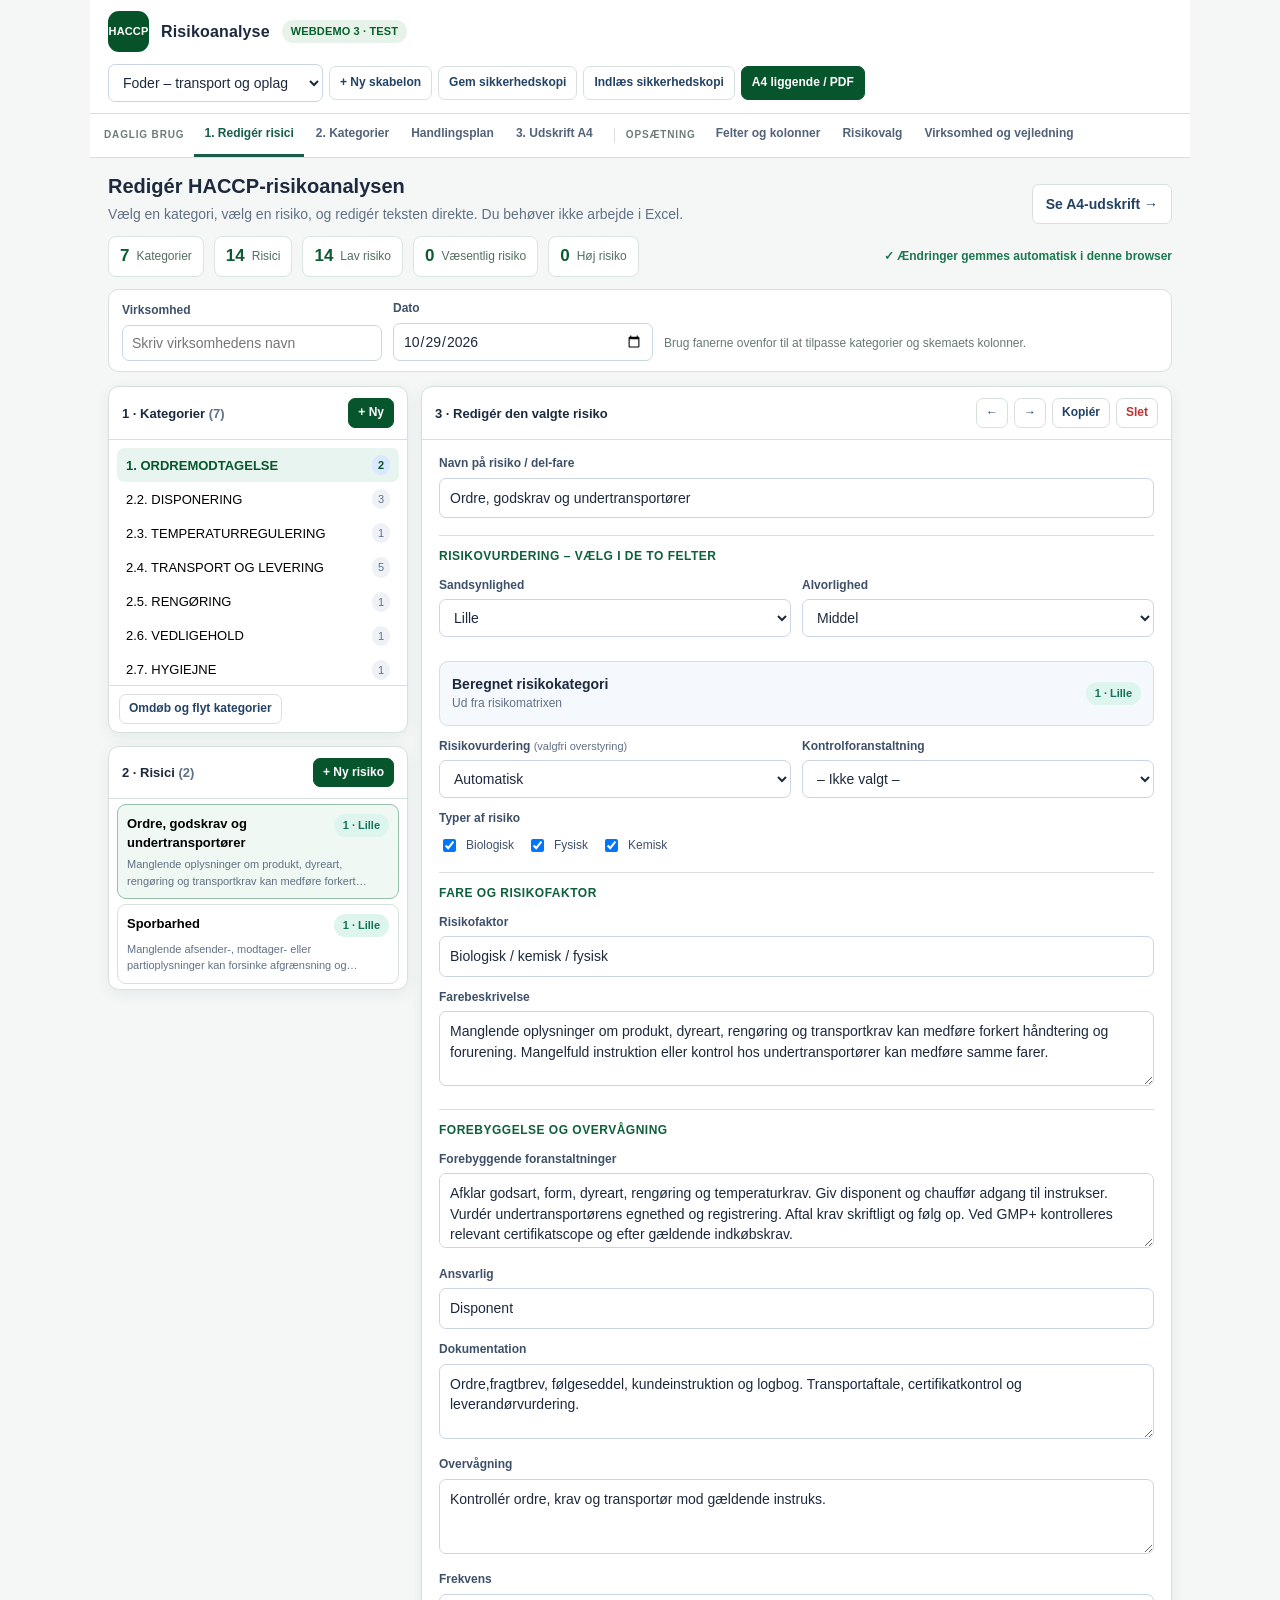
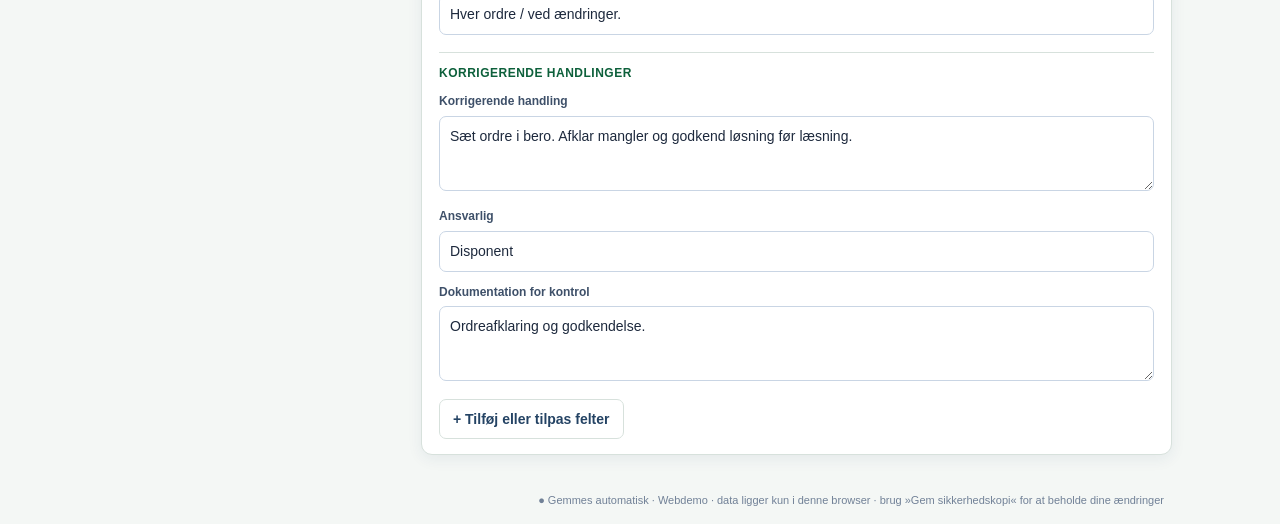
<file: haccp/index.html>
<!DOCTYPE html>
<html lang="da"><head><meta charset="utf-8"/><meta name="viewport" content="width=device-width, initial-scale=1"/>
<title>HACCP Risikoanalyse – kompakt administration og A4 liggende</title>
<style>
:root{--blue:#1452a3;--blue-dark:#103b74;--ink:#1d293d;--muted:#617185;--border:#dbe3ed;--bg:#f4f7fb;--white:#fff;--pale:#edf4ff;--green:#0b7b63;--red:#be3131;--orange:#a16a0b;--shadow:0 4px 15px rgba(30,56,95,.07)}
*{box-sizing:border-box}body{margin:0;color:var(--ink);background:var(--bg);font:14px/1.47 "Segoe UI",Arial,sans-serif}button,input,select,textarea{font:inherit}button{cursor:pointer;white-space:nowrap}button:disabled{opacity:.42;cursor:not-allowed}input,select,textarea{width:100%;border:1px solid #c9d5e4;border-radius:7px;padding:9px 10px;background:#fff;color:var(--ink)}textarea{min-height:76px;resize:vertical;white-space:pre-wrap}input:focus,select:focus,textarea:focus{outline:2px solid #b9d2fb;border-color:#679ae0}label{display:block;font-weight:600;font-size:12px;color:#3e5069;margin-bottom:5px}.field{margin-bottom:13px}.field .sub{color:var(--muted);font-size:11px;font-weight:400}.topbar{height:68px;background:var(--white);border-bottom:1px solid var(--border);display:flex;align-items:center;justify-content:space-between;padding:10px 24px;gap:20px}.brand{display:flex;align-items:center;gap:12px;font-weight:800;font-size:18px;letter-spacing:.15px}.logo{display:grid;place-items:center;background:var(--blue);border-radius:11px;color:#fff;width:41px;height:41px;font-size:14px}.head-actions{display:flex;align-items:center;gap:8px;flex-wrap:wrap}.btn{border:1px solid var(--border);padding:9px 13px;border-radius:7px;background:white;color:#244364;font-weight:600}.btn:hover{background:#f1f6ff}.btn.primary{background:var(--blue);border-color:var(--blue);color:white}.btn.primary:hover{background:var(--blue-dark)}.btn.danger{color:var(--red)}.btn.small{padding:5px 9px;font-size:12px}.btn.ghost{border-color:transparent;background:transparent}.btn.iconbtn{padding:5px 9px;min-width:31px}.pill{border-radius:100px;padding:4px 9px;font-size:11px;font-weight:750;display:inline-block;line-height:1.3;white-space:nowrap}.pill.blue{background:#e6efff;color:#1957a8}.pill.orange{background:#fff3d8;color:#79500d}.pill.red{background:#fde9e9;color:#a82e2e}.pill.green{background:#ddf5ec;color:#137259}.pill.gray{background:#ebeff4;color:#455469}.tabbar{display:flex;gap:4px;align-items:center;padding:0 24px;background:#fff;border-bottom:1px solid var(--border);overflow:auto}.tab{background:transparent;border:0;border-bottom:3px solid transparent;padding:13px 15px;color:#526278;font-weight:700}.tab.active{color:var(--blue);border-color:var(--blue)}.intro{padding:20px 25px 15px;display:flex;align-items:flex-end;justify-content:space-between;gap:14px}.intro h1{font-size:22px;line-height:1.2;margin:0 0 6px}.intro p{margin:0;color:var(--muted)}.page{padding:0 24px 30px}.layout{display:grid;grid-template-columns:255px minmax(280px,.9fr) minmax(360px,1.15fr);gap:15px;align-items:start}.panel{background:#fff;border:1px solid var(--border);border-radius:11px;box-shadow:var(--shadow);min-width:0}.panelheader{display:flex;align-items:center;justify-content:space-between;padding:15px 17px;border-bottom:1px solid var(--border);gap:10px}.panelheader h2{font-size:14px;margin:0}.panelbody{padding:17px}.panel .itemlist{padding:8px}.item{display:flex;align-items:center;gap:8px;border-radius:7px;padding:10px 11px;cursor:pointer;min-width:0;transition:background .1s}.item:hover{background:#f3f7fc}.item.active{background:var(--pale);color:var(--blue);font-weight:750}.item .name{min-width:0;flex:1;overflow-wrap:anywhere}.item .number{font-size:11px;color:var(--muted);background:#eef2f7;border-radius:9px;padding:2px 6px}.item.active .number{color:var(--blue);background:#d9e8ff}.riskrow{border:1px solid var(--border);margin:8px 9px;border-radius:9px;padding:12px;cursor:pointer}.riskrow:hover{border-color:#9ec1f3;background:#fcfdff}.riskrow.active{border-color:#6b9ee4;background:#f5f9ff}.riskrow-title{font-weight:750;display:flex;justify-content:space-between;gap:8px}.riskrow-sub{font-size:12px;color:var(--muted);margin-top:7px;line-height:1.5}.inline-actions{display:flex;gap:6px}.empty{color:var(--muted);padding:22px;text-align:center}.section-title{font-size:12px;letter-spacing:.5px;font-weight:800;text-transform:uppercase;color:#64758b;margin:17px 0 11px;padding-top:12px;border-top:1px solid var(--border)}.section-title:first-child{border-top:none;padding-top:0;margin-top:0}.two{display:grid;grid-template-columns:1fr 1fr;gap:11px}.three{display:grid;grid-template-columns:repeat(3,1fr);gap:11px}.risk-summary{display:flex;align-items:center;justify-content:space-between;background:#f5f8fc;padding:12px;border:1px solid var(--border);border-radius:9px;margin:12px 0}.checkboxline{display:flex;gap:13px;flex-wrap:wrap;margin:8px 0 15px}.checkboxline label{display:inline-flex;align-items:center;gap:7px;font-size:13px;font-weight:500;margin:0}.checkboxline input{width:auto}.lead{font-size:15px;color:var(--muted);max-width:1000px}.settings-layout{display:grid;grid-template-columns:1fr 1fr;gap:15px}.settings-layout .full{grid-column:1/-1}.boxrows{display:flex;flex-direction:column;gap:9px}.listrow{display:flex;align-items:center;gap:7px;padding:9px;border:1px solid var(--border);border-radius:8px;min-width:0}.listrow input{flex:1;min-width:0}.listrow select{max-width:145px}.formstrip{display:flex;gap:9px;align-items:end;flex-wrap:wrap}.formstrip>*{flex:1;min-width:140px}.formstrip .btn{flex:0}.matrix{border-collapse:collapse;width:100%;max-width:620px;text-align:center}.matrix th,.matrix td{padding:9px;border:1px solid var(--border)}.matrix th{background:#f4f7fb;color:#4f6178}.matrix select{width:95px;margin:auto}.box-note{font-size:12px;color:var(--muted);margin:10px 0}.report-wrap{max-width:1050px;margin:auto}.report-table{width:100%;border-collapse:collapse;font-size:11px;table-layout:fixed}.report-table th,.report-table td{border:1px solid #bcc9d9;padding:8px;vertical-align:top;overflow-wrap:anywhere;white-space:pre-wrap}.report-table th{background:#eaf1fa;text-align:left}.report-block{background:#fff;border:1px solid var(--border);padding:22px;border-radius:10px;margin-bottom:15px}.report-block h2{margin:0 0 5px}.report-title{font-size:14px;font-weight:800;margin:18px 0 8px}.divider{border:0;border-top:1px solid var(--border);margin:17px 0}.muted{color:var(--muted)}.callout{background:#fff8e7;border:1px solid #f0dfb0;padding:12px;border-radius:9px;color:#71500c;font-size:13px;margin:10px 0 17px}.status{margin-right:8px;color:var(--muted);font-size:12px}.footer-note{font-size:11px;color:#718197;text-align:right;padding:15px 26px}.action-table{width:100%;border-collapse:collapse;font-size:12px}.action-table th,.action-table td{border-bottom:1px solid var(--border);padding:10px;vertical-align:top;text-align:left}.action-table th{background:#f5f8fc}.action-table td{overflow-wrap:anywhere}.modalbg{position:fixed;inset:0;background:rgba(13,26,44,.42);display:flex;align-items:center;justify-content:center;z-index:5;padding:15px}.modal{background:white;width:min(540px,100%);border-radius:12px;padding:24px;box-shadow:0 15px 55px #0002}.modal h2{margin:0 0 15px}.modal-actions{display:flex;justify-content:flex-end;gap:8px;margin-top:18px}.toast{position:fixed;bottom:22px;right:22px;background:#173d6c;color:white;border-radius:8px;padding:12px 17px;box-shadow:0 4px 18px #0003;z-index:10;max-width:300px}.hidden{display:none!important}#printOnly{display:none}@media(max-width:1150px){.layout{grid-template-columns:210px 1fr}.layout .editor{grid-column:1/-1}.settings-layout{grid-template-columns:1fr}}@media(max-width:650px){.topbar{padding:10px 14px;height:auto;flex-wrap:wrap}.head-actions{width:100%}.tabbar{padding:0 10px}.intro{padding:15px}.page{padding:0 10px 20px}.layout{grid-template-columns:1fr}.layout .editor{grid-column:auto}.two,.three{grid-template-columns:1fr}.settings-layout{grid-template-columns:1fr}.report-table{font-size:9px}}
@media print{body{background:#fff}body>*:not(#printOnly){display:none!important}#printOnly{display:block!important}#printOnly .report-block{border:0;padding:0;margin:0 0 18px}#printOnly .report-table{font-size:8px}#printOnly .report-table th,#printOnly .report-table td{padding:5px}#printOnly h1{font-size:20px}#printOnly h2{font-size:15px}#printOnly .report-title{page-break-after:avoid}#printOnly tr{page-break-inside:avoid}@page{size:A4 landscape;margin:12mm}}

/* V2: fewer distractions in administration */
:root{--blue:#195c4b;--blue-dark:#104838;--pale:#e8f4ef;--bg:#f4f7f5;--border:#d7e1dc}
.logo{background:#075329;font-size:11px}.topbar{min-height:73px;height:auto;flex-wrap:wrap}.tabbar{flex-wrap:wrap;row-gap:0}.navtag{font-size:10px;letter-spacing:.85px;color:#6d7d76;font-weight:800;margin:0 8px 0 2px}.navtag.setup{margin-left:20px;border-left:1px solid var(--border);padding-left:20px}
.btn.primary{background:#07552c;border-color:#07552c}.btn.primary:hover{background:#064423}.pill.blue{background:#e7f2eb;color:#09602c}.item{width:100%;border:0;background:transparent;text-align:left;font-size:13px}.item.active{color:#07552c}.item.active .number{color:#07552c}.riskrow{width:calc(100% - 18px);display:block;background:#fff;text-align:left;white-space:normal;font-size:13px}.riskrow.active{background:#eff8f3;border-color:#93c0a6}.riskrow-title{align-items:flex-start}.riskrow-title span:first-child{white-space:normal}.riskrow-sub{white-space:normal}.panel-tail{padding:10px 15px;border-top:1px solid var(--border)}
.overview-grid{display:flex;align-items:stretch;gap:10px;flex-wrap:wrap;margin-bottom:12px}.overview-grid>div:not(.auto-save){border:1px solid #d8e6de;border-radius:8px;background:#fff;padding:8px 16px;display:flex;gap:7px;align-items:center}.overview-grid strong{font-size:20px;color:#0d5b32}.overview-grid span{font-size:12px;color:#536e60}.overview-grid .auto-save{display:flex;align-items:center;margin-left:auto;color:#1c7752;font-size:12px;font-weight:600}
.quick-meta{background:#fff;border:1px solid var(--border);border-radius:10px;display:flex;align-items:end;gap:15px;padding:12px 17px;margin-bottom:14px}.quick-meta>div{min-width:180px;flex:0 1 260px}.quick-meta>p{flex:1;margin:0 0 9px;color:#677a70;font-size:12px}.quick-meta input{padding:7px 9px}.layout{grid-template-columns:minmax(205px,.7fr) minmax(245px,.95fr) minmax(380px,1.5fr)}.panelheader h2{font-size:14px}.editor .panelbody{padding:20px}.editor textarea{min-height:90px}.editor .field{margin-bottom:17px}.editor label{font-size:12px}.editor .section-title{color:#0d603b}.print-config{display:grid;grid-template-columns:1.3fr .65fr 1.2fr 1.3fr;gap:18px;align-items:end;padding:16px 18px;margin-bottom:15px}.print-config input{padding:8px}.print-config .print-option{font-size:12px;display:inline-flex;gap:5px;align-items:center;margin:3px 15px 3px 0}.print-config .print-option input{width:auto}.print-config .print-help{font-size:12px;line-height:1.6}.screen-note{font-size:12px;color:#607568;margin:6px 0 10px}.preview-scroll{overflow-x:auto;background:#e6eee8;border:1px solid #d0dad2;border-radius:11px;padding:18px}.excel-report{background:white;color:#111;font-family:Arial,Helvetica,sans-serif;margin:0 auto;padding:16px 16px 12px;width:100%;min-width:1100px;box-shadow:0 6px 20px #0001}.excel-front{display:grid;grid-template-columns:minmax(350px,2.5fr) 1fr 1fr 1fr;gap:12px;min-height:107px;margin-bottom:6px}.excel-main-title{font-weight:800;font-size:16px}.excel-subtitle{font-size:14px;color:#666;margin-top:3px}.excel-metadata{margin-top:16px;font-size:11px;line-height:2}.excel-metadata b{display:inline-block;min-width:96px}.excel-legend{font-size:10px;display:flex;flex-direction:column;gap:4px;padding:0 4px}.excel-legend>b{border-bottom:1px solid #999;margin-bottom:5px}.excel-grid{width:100%;border-collapse:collapse;border-spacing:0;table-layout:fixed;font-size:9px;line-height:1.27}.excel-grid th,.excel-grid td{border:1px solid #d0d0ca;padding:5px 4px;vertical-align:top;text-align:left;overflow-wrap:anywhere;white-space:pre-wrap}.excel-grid .excel-bands th{background:#004b21;color:white;border-color:#004b21;font-size:12px;padding:8px 6px}.excel-bands th:last-child{text-align:right}.excel-grid .excel-columns th{background:#e3e3da;color:#202820;text-align:center;vertical-align:middle;font-size:9px;padding:8px 3px}.excel-grid .excel-category td{background:#e3e3da;font-weight:800;font-size:10px;padding:8px}.excel-grid .excel-data td{min-height:24px}.excel-grid .excel-soft{background:#d9eaca;text-align:center}.excel-grid .excel-score{text-align:center;font-weight:800;color:#fff}.excel-grid .excel-score-1{background:#8acb4d}.excel-grid .excel-score-2{background:#ffc20e;color:#272000}.excel-grid .excel-score-3{background:#e24b43}.extra-report{margin-top:30px;break-before:page}.extra-report h2{background:#075329;color:#fff;padding:7px;font-size:14px}.appendix-table{width:100%;border-collapse:collapse;font-size:11px}.appendix-table td,.appendix-table th{border:1px solid #c9d1c9;vertical-align:top;padding:8px;text-align:left;white-space:pre-wrap}.appendix-table th{background:#e6ebe6}.print-disclaimer{text-align:right;font-size:9px;color:#757575;margin-top:8px}
@media(max-width:1250px){.layout{grid-template-columns:210px minmax(245px,1fr)}.layout .editor{grid-column:1/-1}.print-config{grid-template-columns:1fr 1fr}}
@media(max-width:750px){.overview-grid .auto-save{width:100%;margin:0}.quick-meta{flex-wrap:wrap}.quick-meta>div{flex:1 1 100%}.quick-meta>p{flex:1 1 100%}.layout{grid-template-columns:1fr}.layout .editor{grid-column:auto}.tabbar{overflow:auto;flex-wrap:nowrap}.navtag{display:none}.print-config{grid-template-columns:1fr}.preview-scroll{padding:6px}.excel-report{min-width:1100px}}
/* Real print: A4 landscape 297 × 210 mm, repeat column headings across pages. */
@page{size:A4 landscape;margin:7mm 6mm 7mm 6mm}
@media print {
 html,body{width:100%;margin:0!important;padding:0!important;background:#fff!important;print-color-adjust:exact;-webkit-print-color-adjust:exact}
 body>*:not(#printOnly){display:none!important}
 #printOnly{display:block!important;width:100%!important;margin:0!important;padding:0!important}
 #printOnly .excel-report{width:100%!important;min-width:0!important;max-width:none!important;box-shadow:none!important;padding:0!important;margin:0!important}
 #printOnly .excel-front{grid-template-columns:2.8fr 1fr 1fr 1fr;min-height:23mm;gap:2.5mm;margin-bottom:1.5mm}
 #printOnly .excel-main-title{font-size:10pt}#printOnly .excel-subtitle{font-size:9pt}
 #printOnly .excel-metadata{margin-top:2mm;font-size:7pt;line-height:1.5}
 #printOnly .excel-metadata b{min-width:23mm}
 #printOnly .excel-legend{font-size:5.8pt;gap:1mm}
 #printOnly .excel-legend>b{margin-bottom:1mm}
 #printOnly .excel-grid{font-size:6pt;line-height:1.18;width:100%;table-layout:fixed}
 #printOnly .excel-grid th,#printOnly .excel-grid td{padding:1mm .65mm;overflow-wrap:anywhere;word-break:normal;hyphens:auto;}
 #printOnly .excel-grid .excel-bands th{font-size:7.5pt;padding:1.7mm 1mm}
 #printOnly .excel-grid .excel-columns th{font-size:5.8pt;padding:1.6mm .55mm}
 #printOnly .excel-grid .excel-category td{font-size:6.7pt;padding:1.4mm .8mm}
 #printOnly .excel-grid thead{display:table-header-group}
 #printOnly .excel-grid tbody tr{break-inside:avoid;page-break-inside:avoid}
 #printOnly .excel-grid .excel-bands th,#printOnly .excel-grid .excel-columns th{break-inside:avoid}
 #printOnly .extra-report{page-break-before:always;break-before:page;margin-top:0}
 #printOnly .extra-report h2{font-size:9pt}
 #printOnly .appendix-table{font-size:7pt}
 #printOnly .appendix-table tr{break-inside:avoid}
 #printOnly .print-disclaimer{font-size:6pt}
}

/* Version 3: narrower, two-column administration. Print layout remains unchanged. */
@media screen {
  .topbar,.tabbar,.intro,.page,.footer-note{max-width:1100px;margin-left:auto;margin-right:auto}
  .topbar{padding:11px 18px;gap:12px}
  .topbar .brand{font-size:16px}
  .topbar .head-actions{gap:6px}
  .topbar .btn{padding:7px 10px;font-size:12px}
  .tabbar{padding:0 12px;gap:0 2px}
  .tabbar .tab{padding:11px 10px;font-size:12px}
  .tabbar .navtag.setup{margin-left:9px;padding-left:11px}
  .intro{padding:16px 18px 12px}
  .intro h1{font-size:20px}
  .page{padding:0 18px 22px}
  .overview-grid>div:not(.auto-save){padding:7px 11px}
  .overview-grid strong{font-size:17px}
  .quick-meta{padding:10px 13px;gap:11px}
  .layout.compact-layout{display:grid;grid-template-columns:minmax(245px,300px) minmax(0,1fr);gap:13px;align-items:start}
  .compact-layout .navstack{display:flex;flex-direction:column;gap:13px;min-width:0}
  .compact-layout .navstack .itemlist{max-height:245px;overflow-y:auto;overscroll-behavior:contain}
  .compact-layout .navstack .item{padding:7px 9px}
  .compact-layout .navstack .riskrow{margin:5px 8px;padding:9px;width:calc(100% - 16px)}
  .compact-layout .riskrow-sub{display:-webkit-box;-webkit-line-clamp:2;-webkit-box-orient:vertical;overflow:hidden;font-size:11px;margin-top:4px}
  .compact-layout .panelheader{padding:11px 13px}
  .compact-layout .panelheader h2{font-size:13px}
  .compact-layout .panel-tail{padding:8px 10px}
  .compact-layout .editor{grid-column:auto;min-width:0}
  .compact-layout .editor .panelbody{padding:15px 17px}
  .compact-layout .editor .field{margin-bottom:12px}
  .compact-layout .editor textarea{min-height:75px}
  .settings-layout{grid-template-columns:repeat(2,minmax(0,1fr))}
  .report-wrap{max-width:100%}
}
@media screen and (max-width:850px){
  .layout.compact-layout{grid-template-columns:1fr}
  .compact-layout .navstack{display:grid;grid-template-columns:1fr 1fr;gap:10px}
  .compact-layout .navstack .itemlist{max-height:300px}
  .compact-layout .editor{grid-column:1}
  .settings-layout{grid-template-columns:1fr}
}
@media screen and (max-width:590px){
  .compact-layout .navstack{grid-template-columns:1fr}
  .tabbar{flex-wrap:nowrap;overflow-x:auto}
  .quick-meta{flex-wrap:wrap}
  .two,.three{grid-template-columns:1fr}
}
</style></head>
<body>
<div class="topbar"><div class="brand"><span class="logo">HACCP</span>Risikoanalyse <span class="pill blue">WEBDEMO 3 · TEST</span></div>
<div class="head-actions"><select id="templatePicker" title="Vælg skabelon" style="width:215px"></select><button class="btn" id="newTemplateBtn">+ Ny skabelon</button><button class="btn" id="downloadBtn">Gem sikkerhedskopi</button><button class="btn" id="uploadBtn">Indlæs sikkerhedskopi</button><button class="btn primary" id="pdfBtn">A4 liggende / PDF</button><input type="file" id="uploadFile" accept=".json,application/json" class="hidden"></div></div>
<nav class="tabbar" id="tabBar" aria-label="Administration"><span class="navtag">DAGLIG BRUG</span><button class="tab" data-tab="analysis">1. Redigér risici</button><button class="tab" data-tab="categories">2. Kategorier</button><button class="tab" data-tab="actions">Handlingsplan</button><button class="tab" data-tab="report">3. Udskrift A4</button><span class="navtag setup">OPSÆTNING</span><button class="tab" data-tab="fields">Felter og kolonner</button><button class="tab" data-tab="risksettings">Risikovalg</button><button class="tab" data-tab="guidance">Virksomhed og vejledning</button></nav>
<div id="app"></div><div id="printOnly"></div><div class="footer-note"><span id="saveIndicator">● Gemmes automatisk</span> · Webdemo · data ligger kun i denne browser · brug »Gem sikkerhedskopi« for at beholde dine ændringer</div><div id="modalRoot"></div><div id="toast" class="toast hidden"></div>
<script>
const INITIAL_DATA = {"templates":[{"id":"template-foder","name":"Foder – transport og oplag","subtitle":"HACCP-risikoanalyse · 2027","company":"","date":"2026-10-29","categories":[{"id":"foder-cat-9","name":"1. ORDREMODTAGELSE","risks":[{"id":"foder-risk-10","name":"Ordre, godskrav og undertransportører","processStepBlank":false,"probability":"Lille","severity":"Middel","riskOverride":"auto","riskOverrideReason":"","controlMethod":"","kinds":["Biologisk","Fysisk","Kemisk"],"values":{"riskFactor":"Biologisk / kemisk / fysisk","hazard":"Manglende oplysninger om produkt, dyreart, rengøring og transportkrav kan medføre forkert håndtering og forurening. Mangelfuld instruktion eller kontrol hos undertransportører kan medføre samme farer.","prevent":"Afklar godsart, form, dyreart, rengøring og temperaturkrav. Giv disponent og chauffør adgang til instrukser. Vurdér undertransportørens egnethed og registrering. Aftal krav skriftligt og følg op. Ved GMP+ kontrolleres relevant certifikatscope og efter gældende indkøbskrav.","owner":"Disponent","proofPrevent":"Ordre,fragtbrev, følgeseddel, kundeinstruktion og logbog. Transportaftale, certifikatkontrol og leverandørvurdering.","monitor":"Kontrollér ordre, krav og transportør mod gældende instruks.","frequency":"Hver ordre / ved ændringer.","correct":"Sæt ordre i bero. Afklar mangler og godkend løsning før læsning.","correctOwner":"Disponent","correctProof":"Ordreafklaring og godkendelse."}},{"id":"foder-risk-11","name":"Sporbarhed","processStepBlank":true,"probability":"Lille","severity":"Middel","riskOverride":"auto","riskOverrideReason":"","controlMethod":"","kinds":[],"values":{"riskFactor":"Sporbarhed","hazard":"Manglende afsender-, modtager- eller partioplysninger kan forsinke afgrænsning og tilbagetrækning af usikre fødevarer. Sporbarhedsmangler skaber ikke i sig selv forurening, men kan forværre følgerne.","prevent":"Registrér afsender, erhvervsmodtager, produkt, mængde, parti og transport-ID. Bevar sammenhæng ved omlæsning, oplag og dellevering. Gem oplysninger, så de hurtigt kan findes. Test sporbarhed og beredskab efter fastlagt plan.","owner":"Disponent","proofPrevent":"Fragtbrev, følgeseddel, transportlog og sporbarhedstest.","monitor":"Afstem parti, mængde og modtager / test genfinding.","frequency":"Hver transport. Sporbarhedstest.","correct":"Tilbagehold ved ukendt identitet. Genskab data og afgræns berørte partier.","correctOwner":"Disponent","correctProof":"Rettede data, afvigelse og testresultat."}}]},{"id":"foder-cat-12","name":"2.2. DISPONERING","risks":[{"id":"foder-risk-13","name":"Materiel og kontrol før læsning","processStepBlank":false,"probability":"Lille","severity":"Middel","riskOverride":"auto","riskOverrideReason":"","controlMethod":"","kinds":["Biologisk","Fysisk","Kemisk"],"values":{"riskFactor":"Biologisk / kemisk / fysisk","hazard":"Lastrum, comntainer eller emballage fremstillet af uegnede kontaktmaterialer, med utætheder eller utilstrækkelig beskyttelse kan forurene foder. Skader og løse dele kan tilføre metal, plast, gummi eller andre fremmedlegemer.","prevent":"Vælg materiel egnet til produkt, form og rengøringskrav. Kontrollér kontaktmaterialer, tæthed, beskyttelse, skader og løse dele. Fjern fremmedlegemer, udbedr skader og tag uegnet udstyr ud af drift. Brug dedikeret materiel, hvor krævet.","owner":"Disponent","proofPrevent":"Materieloversigt og egnethedsvurdering. Inspektion før læsning og vedligeholdelseslog.","monitor":"Match materiel og egenskaber med vareprofil.","frequency":"Før disponering / ved ændringer.","correct":"Vælg andet materiel. Ingen læsning før egnethed er afklaret.","correctOwner":"Disponent","correctProof":"Materielvalg og afvigelsesrapport."}},{"id":"foder-risk-14","name":"Produktsekvens, overslæb og animalske proteiner","processStepBlank":false,"probability":"Lille","severity":"Middel","riskOverride":"auto","riskOverrideReason":"","controlMethod":"","kinds":["Biologisk","Kemisk"],"values":{"riskFactor":"Kemisk / biologisk / anvendelsesbegrænsning","hazard":"Overslæb af koncentrerede tilsætningsstoffer eller lægemidler kan give overdosering eller reststoffer i foder- og eventuelt fødevarekæden. Animalske proteiner kan overføres til foder, hvor de ikke må forekomme, så produktet bliver uegnet eller ulovligt (Tilsætningsstoffer, premix, lægemiddelfoder og animalske proteiner). Ved samlæsning med andre godstyper skal det sikres, at godset er foreneligt og ikke kan forurene foderet.","prevent":"Tøm for rester i rum, snegle, slanger og pumper. Afklar lægemiddelfoder, proteinets oprindelse, mål-dyreart og konkrete restriktioner. Planlæg sekvens og adskillelse, anvend dokumenteret effektiv rengøring og dedikeret materiel, hvor nødvendigt/krævet. Dokumentér kontrol af overslæb og tilpas til produktkrav.","owner":"Chauffør og disponent","proofPrevent":"Transportrækkefølge, rengøringslog og produktkrav. Produktinstruktion, rengøringsdokumentation og kontrol. Produktdata, transportsekvens og rengøringsregistrering.","monitor":"Match materiel og egenskaber med vareprofil.","frequency":"Før disponering / ved ændringer.","correct":"Vælg andet materiel. eller dokumenteret rengøring af valgt udstyr. Ingen læsning før egnethed er afklaret.","correctOwner":"Disponent","correctProof":"Materielvalg og afvigelsesrapport."}},{"id":"foder-risk-15","name":"GMP+ certificerede virksomheder (supplerende krav)\n\nTidligere læs, IDTF og frigivelse","processStepBlank":false,"probability":"Lille","severity":"Middel","riskOverride":"auto","riskOverrideReason":"","controlMethod":"","kinds":["Biologisk","Fysisk","Kemisk"],"values":{"riskFactor":"Biologisk / kemisk / fysisk","hazard":"Ukendt lasthistorik, forkert produktklassifikation eller rengøringsprocedure kan efterlade skadelige rester fra forudgående læs. For GMP+ certificerede virksomheder er der iht. GMP+/IDTF for bulktransporter  produkter, som betegnes som forbudte læs, der uden korrekt frigivelse kan forurene efterfølgende foder.","prevent":"Registrér læsserækkefølge pr. rum og rengøring. Ved GMP+-vejtransport kontrolleres mindst de tre seneste læs og rengøringer. Brug aktuel IDTF og relevante skærpede kundekrav, afklar ukendte produkter. Spær efter forbudt læs og gennemfør dokumenteret frigivelse efter gældende TS1.9. Almindelig vask erstatter ikke formel frigivelse.","owner":"Disponent","proofPrevent":"Læshistorik pr. lastrum og rengøringsregistrering, IDTF-opslag, produktidentifikation og rengøringsinstruktion. Spærring, frigivelsesdokumentation og godkendelse.","monitor":"Match materiel og egenskaber med vareprofil.","frequency":"Før disponering / ved ændringer.","correct":"Vælg andet materiel. eller dokumenteret rengøring af valgt udstyr. Ingen læsning før egnethed er afklaret.","correctOwner":"Disponent","correctProof":"Materielvalg og afvigelsesrapport."}}]},{"id":"foder-cat-16","name":"2.3. TEMPERATURREGULERING","risks":[{"id":"foder-risk-17","name":"Transport – temperaturstyring ved køl og frost","processStepBlank":false,"probability":"Lille","severity":"Middel","riskOverride":"auto","riskOverrideReason":"","controlMethod":"","kinds":["Biologisk"],"values":{"riskFactor":"Biologisk","hazard":"Defekt køling, forkert indstilling eller dårlig luftcirkulation kan medføre temperaturafvigelser. Kølevarer kan få mikrobiologisk vækst. Optøning af frostvarer kan efterfølges af vækst, hvis tid og temperatur tillader det; ikke enhver kortvarig stigning gør varen usikker.","prevent":"Fastlæg produktspecifikke temperatur- og tidskrav med kilde. Skeln mellem varetemperatur, lufttemperatur og køleanlæggets indstilling. Overvåg med egnet udstyr; kontrollér alarmer, døre og luftcirkulation. Registrér forløbet. Ingen generel temperaturtolerance anvendes for alle varer.","owner":"Chauffør og disponent","proofPrevent":"Varekrav, temperaturlog, alarmer og kontrol af måleudstyr.","monitor":"Følg temperaturforløb og alarmer mod varekrav.","frequency":"Løbende efter plan / ved alarm.","correct":"Ret køling. Tilbagehold gods. Vurder tid og temperatur før frigivelse.","correctOwner":"Chauffør / disponent","correctProof":"Temperaturlog og begrundet varebeslutning."}}]},{"id":"foder-cat-18","name":"2.4. TRANSPORT OG LEVERING","risks":[{"id":"foder-risk-19","name":"Modtagekontrol – emballage, fremmedlegemer og mykotoksiner","processStepBlank":false,"probability":"Lille","severity":"Middel","riskOverride":"auto","riskOverrideReason":"","controlMethod":"","kinds":["Biologisk","Fysisk","Kemisk"],"values":{"riskFactor":"Biologisk / kemisk / fysisk","hazard":"Emballagebrud og fugt kan give forurening, fremmedlegemer kan skade dyr. Mykotoksiner kan allerede være i foderet, og fugt/tid kan fremme skimmelvækst og yderligere toksindannelse. Mykotoksiner er en kemisk fare.","prevent":"Kontrollér emballage, fugt, lækage, spild og tilgængeligt gods/læsseforhold for fremmedlegemer, skimmel, varme og unormal lugt. Skeln mellem ydre skade og brud på produktbeskyttelse. Tilbagehold mistænkeligt gods og aftal relevante analyser. Visuel kontrol udelukker ikke alle fremmedlegemer eller mykotoksiner.","owner":"Chauffør","proofPrevent":"Anmærkning på transportdokument samt foto","monitor":"Sammenhold gods og dokumenter. Kontrollér synlige afvigelser.","frequency":"Ved hver modtagelse/læsning.","correct":"Afvis eller tilbagehold berørt gods. Afklar egnethed før transport.","correctOwner":"Chauffør / disponent","correctProof":"Afvigelse, fotos og varevurdering."}},{"id":"foder-risk-20","name":"Læsning, håndtering og samlæsning","processStepBlank":false,"probability":"Lille","severity":"Middel","riskOverride":"auto","riskOverrideReason":"","controlMethod":"","kinds":["Biologisk","Fysisk","Kemisk"],"values":{"riskFactor":"Biologisk / kemisk / fysisk","hazard":"Uforenelig samlast, lækage mellem rum, støv og urent udstyr kan medføre krydskontaminering og sammenblanding.","prevent":"Vurdér forenelighed og ordnings-/kundekrav. Hold partier adskilt og kontrollér skotter, ventiler og tæthed. Brug rene slanger, snegle og tilslutninger. Beskyt mod andre produkters støv/spild. Instruér medarbejdere i foderhygiejne.","owner":"Chauffør","proofPrevent":"Læsseplan, kontrol af tæthed og kundeinstruktion. Udstyrskontrol og hygiejneinstruktion.","monitor":"Bekræft destination og kontrollér udstyr før æsning, samt evt. samlæsning.","frequency":"Hver oplæsning / hver tilkobling.","correct":"Stop læsning, og kontakt disponent.","correctOwner":"Chauffør / disponent","correctProof":"Leveringsafvigelse og varebeslutning."}},{"id":"foder-risk-21","name":"Transport, omlæsning og midlertidigt oplag","processStepBlank":false,"probability":"Lille","severity":"Middel","riskOverride":"auto","riskOverrideReason":"","controlMethod":"","kinds":["Biologisk","Fysisk","Kemisk"],"values":{"riskFactor":"Biologisk / fysisk / kemisk / sporbarhed","hazard":"Regn, kondens, skadedyr og utilstrækkelig afdækning kan forurene eller opfugte foder. Forkert temperatur eller lang holdetid kan give vækst/fordærv. Omlæsning/oplag kan give sammenblanding, tab af sporbarhed.","prevent":"Kontrollér presenning, luger og tæthed. Hold foder beskyttet og begræns opholdstid. Overvåg produktspecifik temperatur/tid, hvor nødvendig. Kontrollér skadedyr og håndtér fund. Brug egnede og godkendte omlæsnings-/oplagssteder. Kontrollér lasthistorik/rengøring ved rumskift og bevar adskillelse, identitet og ordningsstatus.","owner":"Chauffør / Lagermedarbejder","proofPrevent":"Logbog. Materielkontrol og hændelsesregistrering. Produktkrav, temperaturlog og transporttider. Inspektion og skadedyrsregistrering. Omlæsningslog, læshistorik og sporbarhed.","monitor":"Kontrollér beskyttelse, sted, temperatur og parti.","frequency":"Ved overførsel / under oplag","correct":"Stop håndtering. Beskyt og isolér gods. Vurder omfang og egnethed.","correctOwner":"Disponent / lageransvarlig","correctProof":"Afvigelse og beslutning om godset."}},{"id":"foder-risk-22","name":"Aflæsning, levering og beredskab","processStepBlank":false,"probability":"Lille","severity":"Middel","riskOverride":"auto","riskOverrideReason":"","controlMethod":"","kinds":["Biologisk","Fysisk","Kemisk"],"values":{"riskFactor":"Biologisk / fysisk / kemisk / sporbarhed","hazard":"Urent udstyr eller forurenet indblæsningsluft kan tilføre mikroorganismer, olie og fremmedlegemer. Forkert silo, tank eller dyreart kan give uegnet foder eller forkert dosis. Uheld, spild og mangelfuld afvigelseshåndtering kan føre til levering af usikkert foder.","prevent":"Kontrollér slanger, koblinger, pumper, snegle, filtre og kompressor; beskyt tilslutninger og fjern rester. Bekræft produkt, parti, modtager og fysisk silo/tank med modtager før aflæsning. Stop ved tvivl. Ved uheld/afvigelse: beskyt, identificér og tilbagehold gods, kontakt ansvarlig og dokumentér vurdering/frigivelse eller afvisning samt eventuel tilbagetrækning.","owner":"Chauffør","proofPrevent":"Udstyrskontrol, service- og rengøringslog. Siloidentifikation, ordre og leveringskvittering. Hændelsesrapport, kundeafklaring og frigivelsesbeslutning.","monitor":"Bekræft destination og kontrollér udstyr før aflæsning.","frequency":"Hver aflæsning.","correct":"Stop aflæsning, vurder omfang og evt. skader/omfang og kontakt disponent.","correctOwner":"Chauffør / disponent","correctProof":"Afvigelse og beslutning om godset."}},{"id":"foder-risk-23","name":"Afvigelser, havari og beredskab","processStepBlank":false,"probability":"Lille","severity":"Middel","riskOverride":"auto","riskOverrideReason":"","controlMethod":"","kinds":["Biologisk","Fysisk","Kemisk"],"values":{"riskFactor":"Biologisk / kemisk / fysisk","hazard":"Uheld, spild, havari eller forsinkelse kan give temperaturafvigelser eller forurening. Mangelfuld reaktion kan føre til levering af usikre fødevarer.","prevent":"Følg beredskabsprocedure. Beskyt, identificér og tilbagehold berørt gods. Kontakt ansvarlig og registrér forløbet. Frigiv først efter dokumenteret vurdering. Iværksæt tilbagetrækning/tilbagekaldelse og underretning, hvor påkrævet.","owner":"Chauffør og disponent","proofPrevent":"Beredskabsplan, hændelsesrapport, plan for tilbagetrækning og frigivelsesbeslutning.","monitor":"Registrér hændelse og kontrollér afgrænsning og handling.","frequency":"Straks ved hændelse.","correct":"Tilbagehold. Iværksæt nødvendig tilbagetrækning og ret årsagen.","correctOwner":"Egenkontrolansvarlig","correctProof":"Hændelse, underretning og opfølgning."}}]},{"id":"foder-cat-24","name":"2.5. RENGØRING","risks":[{"id":"foder-risk-25","name":"Rengøring, desinfektion og tørring","processStepBlank":false,"probability":"Lille","severity":"Middel","riskOverride":"auto","riskOverrideReason":"","controlMethod":"","kinds":["Biologisk","Kemisk"],"values":{"riskFactor":"Biologisk / kemisk","hazard":"Utilstrækkelig rengøring kan overføre mikroorganismer, herunder Salmonella. Kemirester kan forurene foder. Restvand efter vådrengøring kan opfugte tørt foder og give vækstbetingelser for skimmel og andre mikroorganismer. Utilstrækkelig rengøring eller rester af rengørings-, desinfektions- og smøremidler kan medføre sundhedsskade.","prevent":"Brug dokumenteret egnet rengøring og eventuel desinfektion. Følg IDTF hvor det er relevant (GMP+ certificerede virksomheder). Følg dosering, kontakttid og skylning. Kontrollér mod skadelige rester. Tøm og tør materiel før tørt foder. Kontrollér renhed, lugt og restvand. Udfør risikobaseret hygiejnekontrol. Udskyd læsning ved mangelfuld rengøring/tørring. Procedure for rengøring","owner":"Chauffør og disponent","proofPrevent":"Vaskecertifikat, logbog, foto, registreringer på transportdokumenter, rengøringsinstruktion, data om rengøringsmidler, rengøringsregistrering, validering og kontrolresultater.","monitor":"Kontrollér historik, udført rengøring og rester.","frequency":"Før hvert læs / efter spild/produktskift.","correct":"Stop læsning. Rengør igen og kontrollér effekt. Isolér berørt gods.","correctOwner":"Disponent / rengøringsansvarlig","correctProof":"Rengøring, kontrol og eventuel frigivelse."}}]},{"id":"foder-cat-26","name":"2.6. VEDLIGEHOLD","risks":[{"id":"foder-risk-27","name":"Materiel, vedligehold og måleudstyr","processStepBlank":false,"probability":"Lille","severity":"Middel","riskOverride":"auto","riskOverrideReason":"","controlMethod":"","kinds":["Biologisk","Fysisk","Kemisk"],"values":{"riskFactor":"Biologisk / kemisk / fysisk","hazard":"Uegnet materiel, skader eller løse dele kan medføre forurening eller fremmedlegemer.","prevent":"Vælg egnet køretøj, tank og udstyr. Kontrollér materialer, læshistorik og eventuelle krav om dedikeret materiel. Kontrollér skader, pakninger og løse dele før brug. Tag uegnet udstyr ud af drift og vurder tidligere transporter ved målefejl.","owner":"Chauffør og disponent","proofPrevent":"Materieloversigt, kundeinstruktion og læshistorik. Kontrol før læsning og vedligeholdelsesregistrering; Vedligeholdelsesplan og kontrol af måleudstyr. Logbog og foto.","monitor":"Kontrollér tilstand, service, måleudstyr og ATP-gyldighed.","frequency":"Før brug / service/kalibrering.","correct":"Spær materiel. Reparer og kontrollér; vurder tidligere berørt gods.","correctOwner":"Materielansvarlig / disponent","correctProof":"Service, kontrol og genfrigivelse."}}]},{"id":"foder-cat-28","name":"2.7. HYGIEJNE","risks":[{"id":"foder-risk-29","name":"Hygiejne","processStepBlank":false,"probability":"Lille","severity":"Middel","riskOverride":"auto","riskOverrideReason":"","controlMethod":"","kinds":["Biologisk","Fysisk","Kemisk"],"values":{"riskFactor":"Biologisk / kemisk / fysisk","hazard":"Sygdom, urene hænder eller arbejdstøj og uhensigtsmæssig adfærd kan overføre mikroorganismer til foder. Tabte smykker, kuglepenne og andre personlige genstande kan give fremmedlegemer og skade dyr.","prevent":"Instruér medarbejdere i hygiejnekrav, rent arbejdstøj og sygdomsmelding. Undgå spisning og rygning nær foder. Fjern smykker og løse genstande ved håndtering af uemballeret foder og opbevar personlige ejendele sikkert. Kontrollér, at instruktionerne følges.","owner":"Leder og disponent","proofPrevent":"Hygiejneinstruks og dokumenteret oplæring.","monitor":"Observer adfærd og hygiejne / kontrollér instruktion.","frequency":"Ved opstart / løbende/ ved sygdom.","correct":"Stop risikofyldt håndtering. Geninstruér og vurder berørt gods.","correctOwner":"Leder / disponent","correctProof":"Instruktion, afvigelse og opfølgning."}}]}],"fields":[{"id":"riskFactor","label":"Risikofaktor","type":"text","section":"fare"},{"id":"hazard","label":"Farebeskrivelse","type":"textarea","section":"fare"},{"id":"prevent","label":"Forebyggende foranstaltninger","type":"textarea","section":"forebyggelse"},{"id":"owner","label":"Ansvarlig","type":"text","section":"forebyggelse"},{"id":"proofPrevent","label":"Dokumentation","type":"textarea","section":"forebyggelse"},{"id":"monitor","label":"Overvågning","type":"textarea","section":"forebyggelse"},{"id":"frequency","label":"Frekvens","type":"text","section":"forebyggelse"},{"id":"correct","label":"Korrigerende handling","type":"textarea","section":"korrigering"},{"id":"correctOwner","label":"Ansvarlig","type":"text","section":"korrigering"},{"id":"correctProof","label":"Dokumentation for kontrol","type":"textarea","section":"korrigering"}],"sections":[{"id":"fare","name":"Fare og risikofaktor"},{"id":"forebyggelse","name":"Forebyggelse og overvågning"},{"id":"korrigering","name":"Korrigerende handlinger"}],"guidance":[{"title":"Felt / emne","text":"Udfyldning / vejledning"},{"title":"Virksomhed","text":""},{"title":"Omfang / varer / transportformer","text":""},{"title":"Analyse udført af / HACCP-team","text":""},{"title":"Version / dato","text":""},{"title":"Godkendt af / dato","text":""},{"title":"Næste revision","text":""},{"title":"Anvendelse","text":"Tilpas til egne varer. Vurdér farer generelt og særskilt for hver godsart ellersupplerende fare. Ved forskellig væsentlighed, kritisk grænse eller CCP/OPRP-styring anvendes særskilt vurdering/bilag eller flere rækker. Markér irrelevante dele med begrundelse."},{"title":"Procesforløb","text":"Ordre - valg af materiel - rengøring og kontrol - modtagelse - læsning - transport - eventuel omlæsning/oplag - levering. Beskriv eget flow og bekræft det i praksis."},{"title":"Produktbeskrivelse","text":"Angiv fodertyper, tør/våd/flydende form, emballage, dyreart, tilsætningsstoffer, animalske bestanddele og særlige krav. Vurdér konsekvenser for både dyr og mennesker via fødevarekæden."},{"title":"Alvorlighed: 1 – lille","text":"Begrænset helbredsmæssig konsekvens. Rene kvalitetsfejl vurderes særskilt. Emballagens beskyttelse påvirker primært sandsynligheden."},{"title":"Alvorlighed: 2 – middel","text":"Kan medføre sygdom eller skade af moderat omfang. Begrund med den konkrete fare og dyreart og eventuelle konsekvenser i fødevarekæden."},{"title":"Alvorlighed: 3 – stor","text":"Kan medføre alvorlig sygdom, varig skade eller dødsfald. Sygdomsfremkaldende mikroorganismer, toksiner, lægemiddelrester og skarpe fremmedlegemer kan have stor alvorlighed."},{"title":"Sandsynlighed: 1 – lav","text":"Faren vurderes sjældent at opstå under de forhold, der vurderes. Underbyg med relevante data og erfaringer."},{"title":"Sandsynlighed: 2 – middel","text":"Faren kan opstå lejlighedsvis under de forhold, der vurderes."},{"title":"Sandsynlighed: 3 – høj","text":"Faren forekommer ofte eller er forventelig under de forhold, der vurderes."},{"title":"Før og efter kontrol","text":"Vurder først sandsynligheden uden de beskrevne kontrolforanstaltninger. Vurder derefter restrisikoen med implementerede og dokumenteret effektive kontroller. Alvorligheden er den samme, hvis konsekvensen ved faren er uændret."},{"title":"Risikoscore","text":"Score = alvorlighed × sandsynlighed (1–3). Lille: 1 / Middel: 2 / Høj: 3. Grænserne er ikke lovbestemte og skal godkendes af virksomheden."},{"title":"Væsentlig fare / accept","text":"Brug score sammen med faglig vurdering. Stor alvorlighed kræver særskilt begrundelse også ved lav sandsynlighed. En lav score dokumenterer ikke i sig selv, at risikoen er acceptabel."},{"title":"Valg af styring","text":"GHP (PRP): god hygiejnepraksis. OPRP: operationelt basisprogram. CCP: kritisk kontrolpunkt. System: fx sporbarhed. Begrund valget ud fra faren og kontrollens funktion. Score alene afgør ikke, om noget er et CCP."},{"title":"Acceptkriterier / kritiske grænser","text":"Angiv konkrete vare- og proceskrav, temperaturgrænser, tolerancer og eventuelle tidsgrænser med kilde. Ved CCP angives valideret kritisk grænse, overvågning og korrigerende handling."},{"title":"Overvågning","text":"Beskriv hvad der kontrolleres, hvordan, hvor ofte, af hvem og hvor resultatet registreres. Supplér forslagene med virksomhedens konkrete rutiner."},{"title":"Afvigelser","text":"Beskriv stop, tilbageholdelse, kontakt til kunden, vurdering og frigivelse eller afvisning af gods. Registrér årsag, handling, ansvarlig og opfølgning. Fotos er supplerende dokumentation."},{"title":"Validering / verifikation","text":"Validering dokumenterer, at kontrolmetoden kan styre faren. Verifikation efterprøver, at den anvendes og virker som planlagt, fx ved registreringsgennemgang, audit, prøver og sporbarhedstest."},{"title":"Dokumentation af sandsynlighed","text":"Brug afvigelser, reklamationer, rengørings- og temperaturdata, vedligeholdelse og audits. Uddannelse understøtter styringen, men dokumenterer ikke alene lav sandsynlighed."},{"title":"Revision","text":"Revidér ved ændringer i varer, materiel, processer eller krav samt efter relevante hændelser og ved planlagt gennemgang. Dokumentér godkendelse og revision."},{"title":"Særlige fodertyper","text":"Lægemiddelfoder, animalske proteiner og andre animalske biprodukter kræver produktspecifik afklaring. Tilpas med relevante særregler. Der indsættes ingen generelle grænseværdier for alle fodertyper."}],"actions":[],"printOptions":{"actions":false,"guidance":false},"settings":{"riskKinds":["Biologisk","Fysisk","Kemisk"],"probLabels":["Lille","Middel","Stor"],"sevLabels":["Lille","Middel","Stor"],"riskLabels":["Lille","Væsentlig","Høj"],"controlMethods":["PRP og GMP","OPRP","CCP"],"matrix":[[1,1,2],[1,2,3],[2,3,3]]}},{"id":"template-foedevarer","name":"Fødevarer – transport og oplag","subtitle":"HACCP-risikoanalyse · 2027","company":"","date":"2026-10-29","categories":[{"id":"foedevarer-cat-9","name":"1. ORDREMODTAGELSE","risks":[{"id":"foedevarer-risk-10","name":"Ordre, godskrav og undertransportører","processStepBlank":false,"probability":"Lille","severity":"Middel","riskOverride":"auto","riskOverrideReason":"","controlMethod":"","kinds":["Biologisk","Fysisk","Kemisk"],"values":{"riskFactor":"Biologisk / kemisk / fysisk / allergener","hazard":"Manglende oplysninger om temperatur, allergener, rengøring eller adskillelse kan føre til forkert håndtering og forurening. Mangelfuld instruktion eller kontrol hos undertransportører kan medføre samme farer.","prevent":"Afklar varetype, emballering, temperatur/tid, allergener og rengøringskrav før accept. Giv chauffør og disponent skriftlig instruks. Kontrollér undertransportørens relevante registrering og egnethed; aftal ansvar og dokumentation. Kundeinstrukser må ikke tilsidesætte lovkrav.","owner":"Disponent","proofPrevent":"Ordre, varekrav, transportaftale og leverandørvurdering.","monitor":"Kontrollér ordre, krav og transportør mod gældende instruks.","frequency":"Hver ordre / ved ændringer.","correct":"Sæt ordre i bero. Afklar mangler og godkend løsning før læsning.","correctOwner":"Disponent","correctProof":"Ordreafklaring og godkendelse."}},{"id":"foedevarer-risk-11","name":"Sporbarhed","processStepBlank":true,"probability":"Lille","severity":"Middel","riskOverride":"auto","riskOverrideReason":"","controlMethod":"","kinds":[],"values":{"riskFactor":"Sporbarhed","hazard":"Manglende afsender-, modtager- eller partioplysninger kan forsinke afgrænsning og tilbagetrækning af usikre fødevarer. Sporbarhedsmangler skaber ikke i sig selv forurening, men kan forværre følgerne.","prevent":"Registrér afsender, erhvervsmodtager, produkt, mængde, parti og transport-ID. Bevar sammenhæng ved omlæsning, oplag og dellevering. Gem oplysninger, så de hurtigt kan findes. Test sporbarhed og beredskab efter fastlagt plan.","owner":"Disponent","proofPrevent":"Fragtbrev, følgeseddel, transportlog og sporbarhedstest.","monitor":"Afstem parti, mængde og modtager / test genfinding.","frequency":"Hver transport. Sporbarhedstest.","correct":"Tilbagehold ved ukendt identitet. Genskab data og afgræns berørte partier.","correctOwner":"Disponent","correctProof":"Rettede data, afvigelse og testresultat."}}]},{"id":"foedevarer-cat-12","name":"2.2. DISPONERING","risks":[{"id":"foedevarer-risk-13","name":"Materiel, vedligehold og måleudstyr","processStepBlank":false,"probability":"Lille","severity":"Stor","riskOverride":"auto","riskOverrideReason":"","controlMethod":"","kinds":["Biologisk","Fysisk","Kemisk"],"values":{"riskFactor":"Biologisk / kemisk / fysisk","hazard":"Uegnet lastrum, tank, kontaktmateriale eller udstyr kan forurene fødevarer eller give utilstrækkelig beskyttelse og temperaturstyring. Faren afhænger af varetype og emballering.","prevent":"Vælg materiel efter varetype, emballering, temperatur og transporttid. Kontrollér kontaktmaterialer, tæthed og mulighed for rengøring. Ved bulk i flydende, pulver- eller granulatform anvendes relevante beholdere/tanke forbeholdt fødevarer med påkrævet mærkning.","owner":"Disponent","proofPrevent":"Materieloversigt, godsart og dokumentation for egnethed.","monitor":"Match materiel og egenskaber med vareprofil.","frequency":"Før disponering / ved ændringer.","correct":"Vælg andet materiel. Ingen læsning før egnethed er afklaret.","correctOwner":"Disponent","correctProof":"Materielvalg og afvigelsesrapport."}}]},{"id":"foedevarer-cat-14","name":"2.3. TEMPERATURREGULERING","risks":[{"id":"foedevarer-risk-15","name":"Forkøling, læsning og samlæsning","processStepBlank":false,"probability":"Lille","severity":"Middel","riskOverride":"auto","riskOverrideReason":"","controlMethod":"","kinds":["Biologisk","Fysisk","Kemisk"],"values":{"riskFactor":"Biologisk / kemisk / fysisk / allergen","hazard":"For varm vare, manglende forkøling eller lang læssetid kan bryde kølekæden og muliggøre vækst eller toksindannelse. Urent udstyr og uforenelig samlast kan overføre mikroorganismer, kemikalier, allergener eller fremmedlegemer.","prevent":"Forkøl, hvor påkrævet, og kontrollér køleanlæggets temperaturindstilling. Kontrollér varetemperatur med egnet metode og begræns læssetid. Brug rent udstyr; beskyt mod gulvkontakt. Samlæs kun forenelige varer, forebyg lækage og sikr adskillelse og luftcirkulation.","owner":"Chauffør","proofPrevent":"Temperatur, læssetid, læsseplan og kontrol før læsning.","monitor":"Kontrollér temperatur, renhed, adskillelse og læssetid.","frequency":"Før og under hver læsning.","correct":"Stop læsning. Ret forholdet og tilbagehold berørt gods til vurdering.","correctOwner":"Chauffør / disponent","correctProof":"Målinger, afvigelse og frigivelse."}},{"id":"foedevarer-risk-16","name":"Transport – temperaturstyring ved køl og frost","processStepBlank":false,"probability":"Lille","severity":"Stor","riskOverride":"auto","riskOverrideReason":"","controlMethod":"","kinds":["Biologisk"],"values":{"riskFactor":"Biologisk","hazard":"Defekt køling, forkert indstilling eller dårlig luftcirkulation kan medføre temperaturafvigelser. Kølevarer kan få mikrobiologisk vækst. Optøning af frostvarer kan efterfølges af vækst, hvis tid og temperatur tillader det; ikke enhver kortvarig stigning gør varen usikker.","prevent":"Fastlæg produktspecifikke temperatur- og tidskrav med kilde. Skeln mellem varetemperatur, lufttemperatur og køleanlæggets indstilling. Overvåg med egnet udstyr; kontrollér alarmer, døre og luftcirkulation. Registrér forløbet. Ingen generel temperaturtolerance anvendes for alle varer.","owner":"Chauffør og disponent","proofPrevent":"Varekrav, temperaturlog, alarmer og kontrol af måleudstyr.","monitor":"Følg temperaturforløb og alarmer mod varekrav.","frequency":"Løbende efter plan / ved alarm.","correct":"Ret køling. Tilbagehold gods. Vurder tid og temperatur før frigivelse.","correctOwner":"Chauffør / disponent","correctProof":"Temperaturlog og begrundet varebeslutning."}}]},{"id":"foedevarer-cat-17","name":"2.4. TRANSPORT OG LEVERING","risks":[{"id":"foedevarer-risk-18","name":"Modtagekontrol – emballeret, bulk og løst gods","processStepBlank":false,"probability":"Lille","severity":"Stor","riskOverride":"auto","riskOverrideReason":"","controlMethod":"","kinds":["Biologisk","Fysisk"],"values":{"riskFactor":"Biologisk / fysisk","hazard":"Brud på beskyttende emballage, fugt, fremmedlegemer eller kontakt med urene flader kan forurene fødevarer. Kemisk forurening og sygdomsfremkaldende mikroorganismer kan forekomme uden synlige tegn.","prevent":"Kontrollér produkt, parti, emballage, temperatur hvor relevant og tegn på fugt, lækage eller forurening. Skeln mellem ydre emballageskade og brud på produktbeskyttelsen. Kontrollér løst gods og læsseforhold. Aftal nødvendige produktkontroller; udseende og lugt alene dokumenterer ikke sikkerhed.","owner":"Chauffør / disponent","proofPrevent":"Modtagekontrol og transportdokumenter; fotos ved afvigelser.","monitor":"Sammenhold gods og dokumenter. Kontrollér synlige afvigelser.","frequency":"Ved hver modtagelse / læsning.","correct":"Afvis eller tilbagehold berørt gods. Afklar egnethed før transport.","correctOwner":"Chauffør / disponent","correctProof":"Afvigelse, fotos og varevurdering."}},{"id":"foedevarer-risk-19","name":"Beskyttelse, omlæsning og midlertidigt oplag","processStepBlank":false,"probability":"Lille","severity":"Middel","riskOverride":"auto","riskOverrideReason":"","controlMethod":"","kinds":["Biologisk","Fysisk"],"values":{"riskFactor":"Biologisk / fysisk / allergen / kvalitet","hazard":"Vejrlig, fugt, kondens og skadedyr kan forurene eller skade gods. Omlæsning/oplag kan bryde temperaturkæden, give sammenblanding eller emballageskader og svække sporbarheden.","prevent":"Hold lastrum tørt, lukket og beskyttet mod vejrlig og skadedyr. Brug egnede omlæsnings-/oplagssteder: kontrollér renhed, adskillelse, emballage og godskrav. Begræns opholdstid, bevar temperaturstyring hvor nødvendig og fasthold partiidentitet ved skift af køretøj. Reagér på skadedyr og forurening.","owner":"Chauffør / Lagermedarbejder","proofPrevent":"Kundeinstruktion og kontrolregistrering. Inspektion og skadedyrsregistrering. Omlæsningsregistrering, temperaturlog og sporbarhed.","monitor":"Kontrollér beskyttelse, sted, temperatur og parti.","frequency":"Ved overførsel / under oplag.","correct":"Stop håndtering. Beskyt og isolér gods. Vurder omfang og egnethed.","correctOwner":"Disponent / lageransvarlig","correctProof":"Afvigelse og beslutning om godset."}},{"id":"foedevarer-risk-20","name":"Aflæsning og levering","processStepBlank":false,"probability":"Lille","severity":"Middel","riskOverride":"auto","riskOverrideReason":"","controlMethod":"","kinds":["Biologisk","Fysisk"],"values":{"riskFactor":"Biologisk / fysisk / sporbarhed","hazard":"Lang aflæsningstid, urent losse-/modtageudstyr eller levering til forkert tank, silo eller modtager kan give temperaturafvigelser, forurening, sammenblanding og tab af sporbarhed.","prevent":"Bekræft modtager, produkt, parti og faktisk tank/silo, hvor relevant, før tilkobling. Kontrollér slanger og losseforhold; beskyt kontaktflader mod jord og rester. Begræns aflæsningstid og overhold temperaturkrav. Registrér mængde, tidspunkt, afvist gods og kvittering.","owner":"Chauffør","proofPrevent":"Leveringskvittering, destination, udstyrskontrol og temperatur.","monitor":"Bekræft destination og kontrollér udstyr før aflæsning.","frequency":"Hver levering / hver tilkobling.","correct":"Stop aflæsning. Isolér berørt gods/destination og kontakt disponent.","correctOwner":"Chauffør / disponent","correctProof":"Leveringsafvigelse og varebeslutning."}},{"id":"foedevarer-risk-21","name":"Afvigelser, havari og beredskab","processStepBlank":false,"probability":"Lille","severity":"Middel","riskOverride":"auto","riskOverrideReason":"","controlMethod":"","kinds":["Biologisk","Fysisk","Kemisk"],"values":{"riskFactor":"Biologisk / kemisk / fysisk / allergen","hazard":"Uheld, spild, havari eller forsinkelse kan medføre temperaturbrud eller forurening. Utilstrækkelig afgrænsning, vurdering eller opfølgning kan føre til levering af usikre fødevarer.","prevent":"Hav en tilgængelig beredskabsinstruks med kontaktpersoner. Stop, beskyt, identificér og tilbagehold berørt gods. Bevar data om parti, tid og temperatur. Frigivelse kræver dokumenteret sikkerhedsvurdering; kundens accept alene er ikke tilstrækkelig. Medvirk til tilbagetrækning/tilbagekaldelse og myndighedsunderretning, hvor påkrævet.","owner":"Chauffør / disponent","proofPrevent":"Beredskabsinstruks, hændelsesrapport og varebeslutning.","monitor":"Registrér hændelse og kontrollér afgrænsning og handling.","frequency":"Straks ved hændelse / øvelse.","correct":"Tilbagehold. Iværksæt nødvendig tilbagetrækning og ret årsagen.","correctOwner":"Egenkontrolansvarlig","correctProof":"Hændelse, underretning og opfølgning."}}]},{"id":"foedevarer-cat-22","name":"2.5. RENGØRING","risks":[{"id":"foedevarer-risk-23","name":"Rengøring, tidligere læs og allergener","processStepBlank":false,"probability":"Lille","severity":"Middel","riskOverride":"auto","riskOverrideReason":"","controlMethod":"","kinds":["Biologisk","Kemisk"],"values":{"riskFactor":"Biologisk / kemisk / allergen","hazard":"Rester fra tidligere læs eller spild kan overføre mikroorganismer, kemikalier og allergener. Rester af rengørings-, desinfektions- eller smøremidler kan give kemisk forurening. Risikoen er især relevant for bulk/uemballeret gods og ved emballagebrud.","prevent":"Kontrollér tidligere læs og allergener. Følg rengøringsinstruks med korrekt middel, dosering, kontakttid og skylning. Kontrollér lastrum, tank, slanger og udstyr før brug. Efter allergenholdigt læs rengøres og kontrolleres mindst for synlige rester. Supplér efter risiko med dokumenteret effektkontrol. Visuel renhed er ikke ensbetydende med allergenfrihed.","owner":"Chauffør, disponent","proofPrevent":"Vaskecertifikat, logbog, foto, registreringer på transportdokumenter, rengøringsinstruktion, data om rengøringsmidler, rengøringsregistrering, validering og kontrolresultater.","monitor":"Kontrollér historik, udført rengøring og rester.","frequency":"Før hvert læs / efter spild / produktskift.","correct":"Stop læsning. Rengør igen og kontrollér effekt. Isolér berørt gods.","correctOwner":"Disponent / rengøringsansvarlig","correctProof":"Rengøring, kontrol og eventuel frigivelse."}}]},{"id":"foedevarer-cat-24","name":"2.6. VEDLIGEHOLD","risks":[{"id":"foedevarer-risk-25","name":"Teknisk kontrol, måleudstyr og ATP","processStepBlank":false,"probability":"Lille","severity":"Stor","riskOverride":"auto","riskOverrideReason":"","controlMethod":"","kinds":["Biologisk","Fysisk","Kemisk"],"values":{"riskFactor":"Biologisk / kemisk / fysisk / regeloverholdelse","hazard":"Skader, løse dele, lækager eller defekt køling kan forurene gods eller give temperaturbrud. Fejlvisende følere kan skjule afvigelser. Manglende gyldig ATP-godkendelse er et regelbrud ved omfattet transport; certifikatet dokumenterer ikke i sig selv korrekt varetemperatur.","prevent":"Kontrollér lastrum, slanger, pakninger og løse dele før brug. Følg serviceplan for materiel og køling; kontrollér følere mod egnet reference efter fastlagt interval. Ved ATP-omfattet transport kontrolleres gyldigt certifikat/mærkning og relevant klasse. Tag uegnet udstyr ud af drift og vurder tidligere transporter ved målefejl.","owner":"Chauffør / materielansvarlig","proofPrevent":"Servicejournal, følerkontrol, materiel-ID og ATP-dokumentation hvor relevant.","monitor":"Kontrollér tilstand, service, måleudstyr og ATP-gyldighed.","frequency":"Før brug / service / kalibrering.","correct":"Spær materiel. Reparer og kontrollér; vurder tidligere berørt gods.","correctOwner":"Materielansvarlig / disponent","correctProof":"Service, kontrol og genfrigivelse."}}]},{"id":"foedevarer-cat-26","name":"2.7. HYGIEJNE","risks":[{"id":"foedevarer-risk-27","name":"Hygiejne","processStepBlank":false,"probability":"Lille","severity":"Middel","riskOverride":"auto","riskOverrideReason":"","controlMethod":"","kinds":["Biologisk","Fysisk","Kemisk"],"values":{"riskFactor":"Biologisk / kemisk / fysisk","hazard":"Sygdom, urene hænder eller arbejdstøj og uhensigtsmæssig adfærd kan overføre mikroorganismer, især til uemballerede fødevarer. Tabte smykker, kuglepenne og andre personlige genstande kan give fremmedlegemer og tand- eller kvælningsskader.","prevent":"Instruér i håndhygiejne, rent arbejdstøj og sygdomsmelding. Sørg for nødvendige hygiejnefaciliteter. Personer med relevant smitterisiko må ikke håndtere fødevarer, hvor de kan forurene dem. Undgå spisning/rygning nær gods. Fjern smykker/løse genstande ved uemballerede varer og opbevar ejendele sikkert.","owner":"Leder / medarbejder","proofPrevent":"Hygiejneinstruks og dokumenteret oplæring.","monitor":"Observer adfærd og hygiejne / kontrollér instruktion.","frequency":"Ved opstart / løbende / ved sygdom.","correct":"Stop risikofyldt håndtering. Geninstruér og vurder berørt gods.","correctOwner":"Leder / disponent","correctProof":"Instruktion, afvigelse og opfølgning."}}]}],"fields":[{"id":"riskFactor","label":"Risikofaktor","type":"text","section":"fare"},{"id":"hazard","label":"Farebeskrivelse","type":"textarea","section":"fare"},{"id":"prevent","label":"Forebyggende foranstaltninger","type":"textarea","section":"forebyggelse"},{"id":"owner","label":"Ansvarlig","type":"text","section":"forebyggelse"},{"id":"proofPrevent","label":"Dokumentation","type":"textarea","section":"forebyggelse"},{"id":"monitor","label":"Overvågning","type":"textarea","section":"forebyggelse"},{"id":"frequency","label":"Frekvens","type":"text","section":"forebyggelse"},{"id":"correct","label":"Korrigerende handling","type":"textarea","section":"korrigering"},{"id":"correctOwner","label":"Ansvarlig","type":"text","section":"korrigering"},{"id":"correctProof","label":"Dokumentation for kontrol","type":"textarea","section":"korrigering"}],"sections":[{"id":"fare","name":"Fare og risikofaktor"},{"id":"forebyggelse","name":"Forebyggelse og overvågning"},{"id":"korrigering","name":"Korrigerende handlinger"}],"guidance":[{"title":"Felt / emne","text":"Udfyldning / vejledning"},{"title":"Virksomhed","text":""},{"title":"Omfang / varer / transportformer","text":""},{"title":"Analyse udført af / HACCP-team","text":""},{"title":"Version / dato","text":""},{"title":"Godkendt af / dato","text":""},{"title":"Næste revision","text":""},{"title":"Anvendelse","text":"Tilpas til egne varer. Vurdér farer generelt og særskilt for hver godsart eller supplerende fare. Ved forskellig væsentlighed, kritisk grænse eller CCP/OPRP-styring anvendes særskilt vurdering/bilag eller flere rækker. Markér irrelevante dele med begrundelse."},{"title":"Procesforløb","text":"Ordre - valg af materiel - rengøring og kontrol - modtagelse - læsning - transport - eventuel omlæsning/oplag - levering. Beskriv eget flow og bekræft det i praksis."},{"title":"Produktbeskrivelse","text":"Angiv varetyper, emballage, temperaturkrav, allergener, tiltænkt anvendelse og eventuelt sårbare forbrugere. Angiv, om senere behandling forventes at fjerne faren."},{"title":"Alvorlighed: 1 – lille","text":"Begrænset helbredsmæssig konsekvens. Rene kvalitetsfejl vurderes særskilt. Emballagens beskyttelse påvirker primært sandsynligheden."},{"title":"Alvorlighed: 2 – middel","text":"Kan medføre sygdom eller skade af moderat omfang. Begrund med den konkrete fare og forbrugergruppe."},{"title":"Alvorlighed: 3 – stor","text":"Kan medføre alvorlig sygdom, varig skade eller dødsfald. Relevante allergener, toksiner og skarpe fremmedlegemer kan have stor alvorlighed."},{"title":"Sandsynlighed: 1 – lav","text":"Faren vurderes sjældent at opstå under de forhold, der vurderes. Underbyg med relevante data og erfaringer."},{"title":"Sandsynlighed: 2 – middel","text":"Faren kan opstå lejlighedsvis under de forhold, der vurderes."},{"title":"Sandsynlighed: 3 – høj","text":"Faren forekommer ofte eller er forventelig under de forhold, der vurderes."},{"title":"Før og efter kontrol","text":"Vurder først sandsynligheden uden de beskrevne kontrolforanstaltninger. Vurder derefter restrisikoen med implementerede og dokumenteret effektive kontroller. Alvorligheden er den samme, hvis konsekvensen ved faren er uændret."},{"title":"Risikoscore","text":"Score = alvorlighed × sandsynlighed (1–3). Lille: 1 / Middel: 2 / Høj: 3. Grænserne er ikke lovbestemte og skal godkendes af virksomheden."},{"title":"Væsentlig fare / accept","text":"Brug score sammen med faglig vurdering. Stor alvorlighed kræver særskilt begrundelse også ved lav sandsynlighed. En lav score dokumenterer ikke i sig selv, at risikoen er acceptabel."},{"title":"Valg af styring","text":"GHP (PRP): god hygiejnepraksis. OPRP: operationelt basisprogram. CCP: kritisk kontrolpunkt. System: fx sporbarhed. Begrund valget ud fra faren og kontrollens funktion. Score alene afgør ikke, om noget er et CCP."},{"title":"Acceptkriterier / kritiske grænser","text":"Angiv konkrete vare- og proceskrav, temperaturgrænser, tolerancer og eventuelle tidsgrænser med kilde. Ved CCP angives valideret kritisk grænse, overvågning og korrigerende handling."},{"title":"Overvågning","text":"Beskriv hvad der kontrolleres, hvordan, hvor ofte, af hvem og hvor resultatet registreres. Supplér forslagene med virksomhedens konkrete rutiner."},{"title":"Afvigelser","text":"Beskriv stop, tilbageholdelse, kontakt til kunden, vurdering og frigivelse eller afvisning af gods. Registrér årsag, handling, ansvarlig og opfølgning. Fotos er supplerende dokumentation."},{"title":"Validering / verifikation","text":"Validering dokumenterer, at kontrolmetoden kan styre faren. Verifikation efterprøver, at den anvendes og virker som planlagt, fx ved registreringsgennemgang, audit, prøver og sporbarhedstest."},{"title":"Dokumentation af sandsynlighed","text":"Brug afvigelser, reklamationer, rengørings- og temperaturdata, vedligeholdelse og audits. Uddannelse understøtter styringen, men dokumenterer ikke alene lav sandsynlighed."},{"title":"Revision","text":"Revidér ved ændringer i varer, materiel, processer eller krav samt efter relevante hændelser og ved planlagt gennemgang. Dokumentér godkendelse og revision."}],"actions":[],"printOptions":{"actions":false,"guidance":false},"settings":{"riskKinds":["Allergener","Biologisk","Fysisk","Kemisk"],"probLabels":["Lille","Middel","Stor"],"sevLabels":["Lille","Middel","Stor"],"riskLabels":["Lille","Væsentlig","Høj"],"controlMethods":["PRP og GMP","OPRP","CCP"],"matrix":[[1,1,2],[1,2,3],[2,3,3]]}}],"activeTemplateId":"template-foder","selectedCategoryId":"foder-cat-9","selectedRiskId":"foder-risk-10","activeTab":"analysis"};
const KEY='haccp-risk-prototype-v2';
let state;
try{let s=JSON.parse(localStorage.getItem(KEY));state=(s&&Array.isArray(s.templates)&&s.templates.length)?s:structuredClone(INITIAL_DATA)}catch(e){state=structuredClone(INITIAL_DATA)}
const $=(sel)=>document.querySelector(sel), E=(v)=>String(v??'').replace(/[&<>"']/g,c=>({'&':'&amp;','<':'&lt;','>':'&gt;','"':'&quot;',"'":'&#39;'}[c])), uid=()=>('id-'+Math.random().toString(36).slice(2,11));
const T=()=>state.templates.find(t=>t.id===state.activeTemplateId)||state.templates[0];
const C=()=>T().categories.find(c=>c.id===state.selectedCategoryId)||null;
const R=()=>C()?.risks.find(r=>r.id===state.selectedRiskId)||null;
const sections=()=>T().sections||(T().sections=[{id:'fare',name:'Fare og risikofaktor'},{id:'forebyggelse',name:'Forebyggelse og overvågning'},{id:'korrigering',name:'Korrigerende handlinger'}]);
function safeSave(){try{localStorage.setItem(KEY,JSON.stringify(state))}catch(e){toast('Browserens lokale lager er fuldt. Brug Gem JSON.')}}
function toast(s){let el=$('#toast');el.textContent=s;el.classList.remove('hidden');clearTimeout(window.toastTimeout);window.toastTimeout=setTimeout(()=>el.classList.add('hidden'),2700)}
function commit(){safeSave();render()}
function chooseTemplate(id){state.activeTemplateId=id;state.selectedCategoryId=T().categories[0]?.id||null;state.selectedRiskId=T().categories[0]?.risks[0]?.id||null;state.activeTab='analysis';commit()}
function selectCategory(id){state.selectedCategoryId=id;state.selectedRiskId=T().categories.find(c=>c.id===id)?.risks[0]?.id||null;commit()}
function selectRisk(id){state.selectedRiskId=id;commit()}
function allRisks(){return T().categories.flatMap(c=>c.risks.map(r=>({c,r})))}
function riskNumber(r){if(r.riskOverride&&r.riskOverride!=='auto')return Number(r.riskOverride);let s=T().settings;let p=s.probLabels.indexOf(r.probability),v=s.sevLabels.indexOf(r.severity);return p>=0&&v>=0? Number(s.matrix[p]?.[v])||null:null}
function pill(n){return n?`<span class="pill ${n===1?'green':n===2?'orange':'red'}">${n} · ${E(T().settings.riskLabels[n-1])}</span>`:'<span class="pill gray">Ikke vurderet</span>'}
function addCategory(){editPrompt('Ny kategori','Kategorinavn','',v=>{if(!v.trim())return;const c={id:uid(),name:v.trim(),risks:[]};T().categories.push(c);state.selectedCategoryId=c.id;state.selectedRiskId=null;state.activeTab='analysis';commit()})}
function addRisk(){if(!C())return toast('Opret en kategori først');let s=T().settings;const r={id:uid(),name:'Ny risiko',probability:s.probLabels[0],severity:s.sevLabels[0],riskOverride:'auto',controlMethod:'',kinds:[],values:{}};C().risks.push(r);state.selectedRiskId=r.id;commit();$('#riskName')?.focus()}
function editPrompt(title,label,value,callback){modal(`<h2>${E(title)}</h2><div class="field"><label>${E(label)}</label><input id="promptVal" value="${E(value)}" /></div><div class="modal-actions"><button class="btn" data-modal-close>Fortryd</button><button class="btn primary" id="promptOk">Gem</button></div>`);$('#promptVal').focus();$('#promptVal').select();$('#promptOk').onclick=()=>{const v=$('#promptVal').value;closeModal();callback(v)};$('#promptVal').onkeydown=e=>{if(e.key==='Enter')$('#promptOk').click()}}
function modal(content){$('#modalRoot').innerHTML=`<div class="modalbg"><div class="modal">${content}</div></div>`;$('#modalRoot').querySelector('.modalbg').onclick=e=>{if(e.target.classList.contains('modalbg')||e.target.hasAttribute('data-modal-close'))closeModal()};$('#modalRoot').querySelectorAll('[data-modal-close]').forEach(b=>b.onclick=closeModal)}
function closeModal(){$('#modalRoot').innerHTML=''}
function confirmAction(title,desc,callback){modal(`<h2>${E(title)}</h2><p>${E(desc)}</p><div class="modal-actions"><button class="btn" data-modal-close>Annuller</button><button class="btn danger" id="confirmBtn">Ja, fortsæt</button></div>`);$('#confirmBtn').onclick=()=>{closeModal();callback()}}
function renderHeader(){let p=$('#templatePicker');p.innerHTML=state.templates.map(t=>`<option value="${E(t.id)}" ${t.id===state.activeTemplateId?'selected':''}>${E(t.name)}</option>`).join('');$('#tabBar').querySelectorAll('button').forEach(b=>b.classList.toggle('active',b.dataset.tab===state.activeTab))}
function renderIntro(title,desc,action=''){return `<div class="intro"><div><h1>${title}</h1><p>${desc}</p></div>${action}</div>`}
function render(){if(!state.templates.length)return;renderHeader();let pages={analysis:renderAnalysis,categories:renderCategories,fields:renderFields,risksettings:renderRiskSettings,actions:renderActions,guidance:renderGuidance,report:renderReport};$('#app').innerHTML=(pages[state.activeTab]||renderAnalysis)(); bindPage();$('#printOnly').innerHTML=renderFullReport()}
function renderAnalysis(){
 let cat=C(),risk=R(),t=T(),rs=allRisks(),nLow=rs.filter(x=>riskNumber(x.r)===1).length,nMiddle=rs.filter(x=>riskNumber(x.r)===2).length,nHigh=rs.filter(x=>riskNumber(x.r)===3).length;
 let sel=`<div class="panel"><div class="panelheader"><h2>1 · Kategorier <span class="muted">(${t.categories.length})</span></h2><button class="btn small primary" data-act="new-cat">+ Ny</button></div><div class="itemlist">${t.categories.map(c=>`<button type="button" class="item ${cat?.id===c.id?'active':''}" data-cat="${E(c.id)}"><span class="name">${E(c.name)}</span><span class="number">${c.risks.length}</span></button>`).join('')||'<div class="empty">Ingen kategorier endnu</div>'}</div><div class="panel-tail"><button class="btn small" data-act="go-categories">Omdøb og flyt kategorier</button></div></div>`;
 let risks=`<div class="panel"><div class="panelheader"><h2>2 · Risici <span class="muted">${cat?'('+cat.risks.length+')':''}</span></h2><button class="btn small primary" data-act="new-risk" ${!cat?'disabled':''}>+ Ny risiko</button></div>${cat?(cat.risks.map(r=>`<button type="button" class="riskrow ${risk?.id===r.id?'active':''}" data-risk="${E(r.id)}"><div class="riskrow-title"><span>${E(r.name)}</span>${pill(riskNumber(r))}</div><div class="riskrow-sub">${E((r.values?.hazard||r.values?.riskFactor||'Tilføj farebeskrivelse').slice(0,130))}</div></button>`).join('')||'<div class="empty">Tryk på + Ny risiko for at begynde</div>'):'<div class="empty">Vælg en kategori til venstre</div>'}</div>`;
 return `${renderIntro('Redigér HACCP-risikoanalysen','Vælg en kategori, vælg en risiko, og redigér teksten direkte. Du behøver ikke arbejde i Excel.',`<button class="btn" data-act="go-report">Se A4-udskrift →</button>`)}
 <div class="page"><div class="overview-grid"><div><strong>${t.categories.length}</strong><span>Kategorier</span></div><div><strong>${rs.length}</strong><span>Risici</span></div><div><strong>${nLow}</strong><span>Lav risiko</span></div><div><strong>${nMiddle}</strong><span>Væsentlig risiko</span></div><div><strong>${nHigh}</strong><span>Høj risiko</span></div><div class="auto-save">✓ Ændringer gemmes automatisk i denne browser</div></div>
 <div class="quick-meta"><div><label for="companyQuick">Virksomhed</label><input id="companyQuick" data-template="company" placeholder="Skriv virksomhedens navn" value="${E(t.company||'')}"/></div><div><label for="dateQuick">Dato</label><input id="dateQuick" type="date" data-template="date" value="${E(t.date)}"/></div><p>Brug fanerne ovenfor til at tilpasse kategorier og skemaets kolonner.</p></div>
 <div class="layout compact-layout"><div class="navstack">${sel}${risks}</div><div class="panel editor">${renderEditor(risk)}</div></div></div>`;
}
function renderEditor(r){if(!r)return '<div class="panelheader"><h2>Rediger risiko</h2></div><div class="empty">Vælg eller opret en risiko for at redigere den.</div>';
let s=T().settings;let opts=(arr,val)=>arr.map(x=>`<option value="${E(x)}" ${x===val?'selected':''}>${E(x)}</option>`).join('');
let editField=f=>{const v=r.values?.[f.id]||'';let common=`data-bind="field" data-field="${E(f.id)}"`;if(f.type==='textarea')return `<div class="field"><label>${E(f.label)}</label><textarea ${common}>${E(v)}</textarea></div>`;if(f.type==='select')return `<div class="field"><label>${E(f.label)}</label><select ${common}><option value="">– Vælg –</option>${(f.options||[]).map(x=>`<option ${x===v?'selected':''}>${E(x)}</option>`).join('')}</select></div>`;return `<div class="field"><label>${E(f.label)}</label><input ${common} value="${E(v)}"/></div>`};
return `<div class="panelheader"><h2>3 · Redigér den valgte risiko</h2><div class="inline-actions"><button class="btn small" data-act="previous-risk" title="Forrige risiko">←</button><button class="btn small" data-act="next-risk" title="Næste risiko">→</button><button class="btn small" data-act="copy-risk">Kopiér</button><button class="btn small danger" data-act="delete-risk">Slet</button></div></div><div class="panelbody"><div class="field"><label>Navn på risiko / del-fare</label><input id="riskName" data-bind="riskName" value="${E(r.name)}"/></div><div class="section-title">Risikovurdering – vælg i de to felter</div><div class="two"><div class="field"><label>Sandsynlighed</label><select data-bind="probability">${opts(s.probLabels,r.probability)}</select></div><div class="field"><label>Alvorlighed</label><select data-bind="severity">${opts(s.sevLabels,r.severity)}</select></div></div><div class="risk-summary"><div><strong>Beregnet risikokategori</strong><div class="muted" style="font-size:12px">Ud fra risikomatrixen</div></div>${pill(riskNumber(r))}</div><div class="two"><div class="field"><label>Risikovurdering <span class="sub">(valgfri overstyring)</span></label><select data-bind="riskOverride"><option value="auto" ${r.riskOverride==='auto'?'selected':''}>Automatisk</option>${[1,2,3].map(n=>`<option value="${n}" ${String(r.riskOverride)===String(n)?'selected':''}>${n} · ${E(s.riskLabels[n-1])}</option>`).join('')}</select></div><div class="field"><label>Kontrolforanstaltning</label><select data-bind="controlMethod"><option value="">– Ikke valgt –</option>${opts(s.controlMethods,r.controlMethod)}</select></div></div>${r.riskOverride&&r.riskOverride!=='auto'?`<div class="field"><label>Begrundelse for ændret risikokategori</label><textarea data-bind="riskOverrideReason">${E(r.riskOverrideReason||'')}</textarea></div>`:''}<label>Typer af risiko</label><div class="checkboxline">${s.riskKinds.map(k=>`<label><input type="checkbox" data-kind="${E(k)}" ${(r.kinds||[]).includes(k)?'checked':''}/> ${E(k)}</label>`).join('')}</div>${sections().map(sec=>{let fs=T().fields.filter(f=>f.section===sec.id);return fs.length?`<div class="section-title">${E(sec.name)}</div>${fs.map(editField).join('')}`:''}).join('')}<button class="btn" data-act="open-fields">+ Tilføj eller tilpas felter</button></div>`}
function renderCategories(){return `${renderIntro('Administrer kategorier','Omdøb, flyt, kopiér eller slet kategorier uden at ændre selve skemaets layout.',`<button class="btn primary" data-act="new-cat">+ Ny kategori</button>`)}<div class="page"><div class="panel" style="max-width:1000px"><div class="panelheader"><h2>Aktuelle kategorier</h2><span class="muted">Ændringer gemmes automatisk</span></div><div class="panelbody boxrows">${T().categories.map((c,i)=>`<div class="listrow"><span class="pill gray">${i+1}</span><input value="${E(c.name)}" data-cat-name="${E(c.id)}" aria-label="Kategorinavn"/><span class="muted">${c.risks.length} risici</span><button class="btn small" data-catup="${E(c.id)}" ${i===0?'disabled':''}>↑</button><button class="btn small" data-catdown="${E(c.id)}" ${i===T().categories.length-1?'disabled':''}>↓</button><button class="btn small" data-catcopy="${E(c.id)}">Kopiér</button><button class="btn small danger" data-catdelete="${E(c.id)}">Slet</button></div>`).join('')||'<p class="muted">Ingen kategorier</p>'}</div></div></div>`}
function renderFields(){return `${renderIntro('Tilpas skemaopbygningen','Opret og ændr afsnit, tekstfelter, lange beskrivelser eller valglister. Hver skabelon kan have sin egen opbygning.',`<div class="inline-actions"><button class="btn" data-act="new-section">+ Nyt afsnit</button><button class="btn primary" data-act="new-field">+ Tilføj felt</button></div>`)}<div class="page"><div class="callout">Skemaet har faste grundfelter til sandsynlighed, alvorlighed og risikokategori. Alle øvrige felter kan tilpasses. Eksisterende indhold gemmes, selv om et felt fjernes fra visningen.</div><div class="panel" style="margin-bottom:15px"><div class="panelheader"><h2>Afsnit – kan omdøbes, flyttes og tilføjes</h2></div><div class="panelbody boxrows">${sections().map((sec,i)=>`<div class="listrow"><input data-section-name="${E(sec.id)}" value="${E(sec.name)}"/><button class="btn small" data-section-up="${E(sec.id)}" ${i===0?'disabled':''}>↑</button><button class="btn small" data-section-down="${E(sec.id)}" ${i===sections().length-1?'disabled':''}>↓</button><button class="btn small danger" data-section-delete="${E(sec.id)}" ${sections().length===1?'disabled':''}>Fjern</button></div>`).join('')}</div></div><div class="panel"><div class="panelheader"><h2>Felter i den valgte skabelon</h2><span class="muted">Felter vises i den viste rækkefølge</span></div><div class="panelbody boxrows">${T().fields.map((f,i)=>`<div class="listrow"><input data-field-label="${E(f.id)}" value="${E(f.label)}" aria-label="Feltets navn"/><select data-field-type="${E(f.id)}"><option value="text" ${f.type==='text'?'selected':''}>Kort tekst</option><option value="textarea" ${f.type==='textarea'?'selected':''}>Lang tekst</option><option value="select" ${f.type==='select'?'selected':''}>Valgliste</option></select><select data-field-section="${E(f.id)}">${sections().map(sec=>`<option value="${E(sec.id)}" ${f.section===sec.id?'selected':''}>${E(sec.name)}</option>`).join('')}</select><button class="btn small" data-fieldup="${E(f.id)}" ${i===0?'disabled':''}>↑</button><button class="btn small" data-fielddown="${E(f.id)}" ${i===T().fields.length-1?'disabled':''}>↓</button><button class="btn small" data-fieldoptions="${E(f.id)}" ${f.type!=='select'?'disabled':''}>Valg</button><button class="btn small danger" data-fielddelete="${E(f.id)}">Fjern</button></div>`).join('')}</div></div></div>`}
function renderRiskSettings(){let s=T().settings;let arrEdit=(key,title,arr)=>`<div class="panel"><div class="panelheader"><h2>${title}</h2></div><div class="panelbody boxrows">${arr.map((v,i)=>`<div class="listrow"><span class="pill gray">${i+1}</span><input data-setting-list="${key}" data-index="${i}" value="${E(v)}"/></div>`).join('')}${['riskKinds','controlMethods'].includes(key)?`<button class="btn small" data-setting-add="${key}">+ Tilføj valg</button>`:'<p class="box-note">Disse tre niveauer bruges i den eksisterende 3 × 3-risikomatrix.</p>'}</div></div>`;
return `${renderIntro('Risikovalg og risikomatrix','Her bestemmes betegnelser, valgmuligheder og beregning. Indstillingerne gælder kun denne skabelon.') }<div class="page"><div class="settings-layout">${arrEdit('probLabels','Sandsynlighed',s.probLabels)}${arrEdit('sevLabels','Alvorlighed',s.sevLabels)}${arrEdit('riskLabels','Risikokategorier (1–3)',s.riskLabels)}${arrEdit('riskKinds','Typer af risiko',s.riskKinds)}${arrEdit('controlMethods','Kontrolforanstaltninger',s.controlMethods)}<div class="panel full"><div class="panelheader"><h2>Risikomatrix – vælg resultatet af hvert kombination</h2></div><div class="panelbody"><table class="matrix"><thead><tr><th>Sandsynlighed ↓ / Alvorlighed →</th>${s.sevLabels.map(x=>`<th>${E(x)}</th>`).join('')}</tr></thead><tbody>${s.probLabels.map((p,i)=>`<tr><th>${E(p)}</th>${s.sevLabels.map((v,j)=>`<td><select data-matrix-i="${i}" data-matrix-j="${j}">${[1,2,3].map(n=>`<option value="${n}" ${s.matrix[i][j]===n?'selected':''}>${n} · ${E(s.riskLabels[n-1])}</option>`).join('')}</select></td>`).join('')}</tr>`).join('')}</tbody></table><p class="box-note">Opsætningen er importeret som en fortolkning af den eksisterende Excel-model. Den skal kvalitetssikres og godkendes fagligt, inden den bruges til endelige HACCP-vurderinger.</p></div></div></div></div>`}
function renderActions(){let t=T();let risks=allRisks();return `${renderIntro('Handlingsplan','Registrér afvigelser og opfølgning, knyttet til en bestemt risiko.',`<button class="btn primary" data-act="new-action">+ Tilføj handling</button>`)}<div class="page"><div class="panel"><div class="panelbody" style="overflow-x:auto">${t.actions.length?`<table class="action-table"><thead><tr><th>Risiko</th><th>Afvigelse / behov</th><th>Handling</th><th>Ansvarlig</th><th>Frist</th><th>Status</th><th>Handling</th></tr></thead><tbody>${t.actions.map(a=>`<tr><td>${E(risks.find(v=>v.r.id===a.riskId)?.r.name||'Ikke tilknyttet')}</td><td>${E(a.issue)}</td><td>${E(a.action)}</td><td>${E(a.owner)}</td><td>${E(a.deadline)}</td><td>${E(a.status)}</td><td><button class="btn small" data-edit-action="${E(a.id)}">Rediger</button></td></tr>`).join('')}</tbody></table>`:'<div class="empty">Der er endnu ingen handlinger. Tilføj en handling for at knytte en afvigelse til en risiko.</div>'}</div></div></div>`}
function renderGuidance(){let t=T();return `${renderIntro('Vejledning og virksomhedsoplysninger','Teksterne er overført fra Excel og kan tilpasses denne skabelon.') }<div class="page"><div class="panel"><div class="panelbody"><div class="two"><div class="field"><label>Virksomhed</label><input data-template="company" value="${E(t.company)}"/></div><div class="field"><label>Dato</label><input type="date" data-template="date" value="${E(t.date)}"/></div></div><div class="field"><label>Skabelonens titel</label><input data-template="name" value="${E(t.name)}"/></div><div class="field"><label>Beskrivelse / undertitel</label><input data-template="subtitle" value="${E(t.subtitle)}"/></div><hr class="divider"/>${t.guidance.map((g,i)=>`<div class="two"><div class="field"><label>Emne</label><input data-guide-title="${i}" value="${E(g.title)}"/></div><div class="field"><label>Vejledning</label><textarea data-guide-text="${i}">${E(g.text)}</textarea></div></div>`).join('')}<button class="btn" data-act="new-guide">+ Tilføj vejledning</button></div></div></div>`}
function reportColumns(){
 let fields=T().fields||[];
 const short={riskFactor:12,hazard:27,prevent:27,owner:9,proofPrevent:18,monitor:12,frequency:8,correct:14,correctOwner:9,correctProof:16};
 let head=[{key:'_process',label:'Procestrin',weight:13,section:'fare'}];
 const factor=fields.find(f=>f.id==='riskFactor');
 if(factor)head.push({key:'riskFactor',label:factor.label,weight:short.riskFactor,section:factor.section});
 head.push({key:'_prob',label:'Sandsyn-lighed',weight:7,section:'fare'},{key:'_sev',label:'Alvor',weight:6,section:'fare'},{key:'_risk',label:'Kategori af risiko',weight:7,section:'fare'});
 fields.filter(f=>f.id!=='riskFactor').forEach(f=>head.push({key:f.id,label:f.label,weight:short[f.id]||13,section:f.section}));
 return head;
}
function reportValue(r, col){
 if(col.key==='_process')return r.processStepBlank?'':r.name;
 if(col.key==='_prob')return r.probability;
 if(col.key==='_sev')return r.severity;
 if(col.key==='_risk')return `${riskNumber(r)||'–'}`;
 return r.values?.[col.key]||'';
}
function renderFullReport(){
 let t=T(),s=t.settings,cols=reportColumns(),total=cols.reduce((a,c)=>a+c.weight,0);
 const fo=Object.assign({actions:false,guidance:false},t.printOptions||{});
 let split=cols.findIndex(c=>c.section==='korrigering');if(split<1)split=cols.length;
 let first=cols.filter(c=>c.section!=='korrigering').length,tail=cols.length-first;
 let heading=t.name.toLowerCase().includes('fødevare')?'FØDEVARER':t.name.toLowerCase().includes('foder')?'FODER':t.name.toUpperCase();
 return `<div class="excel-report">
  <div class="excel-front">
   <div class="excel-ident"><div class="excel-main-title">HACCP RISIKOVURDERING - ${E(heading)}</div><div class="excel-subtitle">TRANSPORT - OPLAG</div><div class="excel-metadata"><div><b>VIRKSOMHED:</b> ${E(t.company||'____________________________')}</div><div><b>DATO:</b> ${E(t.date||'________________')}</div></div></div>
   <div class="excel-legend"><b>TYPE AF RISIKO</b>${(s.riskKinds||[]).map(x=>`<span>${E(x.toUpperCase())}</span>`).join('')}</div>
   <div class="excel-legend"><b>KATEGORI AF RISIKO</b>${s.riskLabels.map((x,i)=>`<span>${i+1}: ${E(x.toUpperCase())}</span>`).join('')}</div>
   <div class="excel-legend"><b>KONTROLFORANSTALTNING</b>${s.controlMethods.map((x,i)=>`<span>${i+1}: ${E(x.toUpperCase())}</span>`).join('')}</div>
  </div>
  <table class="excel-grid"><colgroup>${cols.map(c=>`<col style="width:${(100*c.weight/total).toFixed(3)}%">`).join('')}</colgroup>
  <thead><tr class="excel-bands"><th colspan="${first}">Forebyggelse af risici</th>${tail?`<th colspan="${tail}">Korrigering af risici</th>`:''}</tr>
  <tr class="excel-columns">${cols.map(c=>`<th>${E(c.label)}</th>`).join('')}</tr></thead>
  <tbody>${t.categories.map((c,i)=>`<tr class="excel-category"><td colspan="${cols.length}">${E(c.name)}</td></tr>${c.risks.map(r=>`<tr class="excel-data">${cols.map(col=>`<td class="${col.key==='_prob'||col.key==='_sev'?'excel-soft':col.key==='_risk'?'excel-score excel-score-'+riskNumber(r):''}">${E(reportValue(r,col))}</td>`).join('')}</tr>`).join('')}`).join('')}
  </tbody></table>
  ${fo.actions&&t.actions?.length?`<section class="extra-report"><h2>HANDLINGSPLAN</h2><table class="appendix-table"><thead><tr><th>Risiko</th><th>Afvigelse</th><th>Handling</th><th>Ansvarlig</th><th>Frist</th><th>Status</th></tr></thead><tbody>${t.actions.map(a=>`<tr><td>${E(allRisks().find(x=>x.r.id===a.riskId)?.r.name||'')}</td><td>${E(a.issue)}</td><td>${E(a.action)}</td><td>${E(a.owner)}</td><td>${E(a.deadline)}</td><td>${E(a.status)}</td></tr>`).join('')}</tbody></table></section>`:''}
  ${fo.guidance&&t.guidance?.length?`<section class="extra-report"><h2>VEJLEDNING</h2><table class="appendix-table"><tbody>${t.guidance.map(g=>`<tr><th>${E(g.title)}</th><td>${E(g.text)}</td></tr>`).join('')}</tbody></table></section>`:''}
  <div class="print-disclaimer">Risikovurdering · ${E(t.name)} · ${E(t.date||'')}</div>
 </div>`;
}
function renderReport(){
 let t=T(),fo=Object.assign({actions:false,guidance:false},t.printOptions||{});
 return `${renderIntro('A4 liggende – udskriftsvisning','Udskriften følger Excel-arkets brede tabel med overskrifter, kategorier og farver. Teksterne brydes automatisk over flere sider.',`<button class="btn primary" data-act="print">Udskriv / Gem som PDF</button>`)}
 <div class="page"><div class="print-config panel"><div><label>Virksomhed på udskriften</label><input data-template="company" placeholder="Indtast virksomhed" value="${E(t.company||'')}"/></div><div><label>Dato</label><input data-template="date" type="date" value="${E(t.date)}"/></div><div><label>Udskriv også</label><label class="print-option"><input type="checkbox" data-print-option="actions" ${fo.actions?'checked':''}/> Handlingsplan</label><label class="print-option"><input type="checkbox" data-print-option="guidance" ${fo.guidance?'checked':''}/> Vejledning</label></div><div class="print-help">Papir: <strong>A4 · liggende</strong><div class="muted">Vælg »Gem som PDF« i browserens udskriftsvindue. Slå eventuelt sidehoveder og sidefødder fra.</div></div></div>
 <p class="screen-note">Forhåndsvisningen nedenfor er skaleret til skærmen. Den egentlige udskrift er tilpasset A4 liggende.</p><div class="preview-scroll">${renderFullReport()}</div></div>`;
}
function prepareAndPrint(){
 $('#printOnly').innerHTML=renderFullReport();
 window.requestAnimationFrame(()=>window.print());
}
function move(a,idx,to){let v=a.splice(idx,1)[0];a.splice(to,0,v);commit()}
function bindPage(){document.querySelectorAll('[data-cat]').forEach(el=>el.onclick=()=>selectCategory(el.dataset.cat));document.querySelectorAll('[data-risk]').forEach(el=>el.onclick=()=>selectRisk(el.dataset.risk));
 document.querySelectorAll('[data-act]').forEach(b=>b.onclick=()=>{
  switch(b.dataset.act){case'go-report':state.activeTab='report';commit();break;case'go-categories':state.activeTab='categories';commit();break;case'go-guidance':state.activeTab='guidance';commit();break;case'previous-risk':case'next-risk':{let list=allRisks(),i=list.findIndex(x=>x.r.id===state.selectedRiskId);if(i<0)break;let next=list[Math.max(0,Math.min(list.length-1,i+(b.dataset.act==='next-risk'?1:-1)))];state.selectedCategoryId=next.c.id;state.selectedRiskId=next.r.id;commit();break}case'new-cat':addCategory();break;case'new-risk':addRisk();break;case'copy-risk':{let c=C(),r=R();if(!r)return;let copy=structuredClone(r);copy.id=uid();copy.name+=' (kopi)';c.risks.splice(c.risks.indexOf(r)+1,0,copy);state.selectedRiskId=copy.id;commit();break}
  case'delete-risk':{let r=R();if(!r)return;confirmAction('Slet risiko?','Risikoen og dens indhold slettes fra denne skabelon.',()=>{let c=C();c.risks=c.risks.filter(x=>x.id!==r.id);state.selectedRiskId=c.risks[0]?.id||null;commit()});break}
  case'open-fields':state.activeTab='fields';commit();break;
  case'new-field':{editPrompt('Tilføj felt','Navn på nyt felt','',v=>{if(!v.trim())return;T().fields.push({id:uid(),label:v.trim(),type:'textarea',section:sections()[0].id});commit()});break}
  case'new-section':{editPrompt('Tilføj afsnit','Afsnitsnavn','',v=>{if(!v.trim())return;sections().push({id:uid(),name:v.trim()});commit()});break}
  case'new-action':openAction();break;
  case'new-guide':T().guidance.push({title:'Nyt emne',text:''});commit();break;
  case'print':prepareAndPrint();break;
  }
 });
 document.querySelectorAll('[data-bind]').forEach(el=>{let ev=el.matches('select')?'change':'input';el.addEventListener(ev,()=>{let r=R();if(!r)return;let k=el.dataset.bind;if(k==='field'){r.values[el.dataset.field]=el.value;safeSave();return}if(k==='riskName'){r.name=el.value;safeSave();return}if(k==='riskOverrideReason'){r[k]=el.value;safeSave();return}if(k==='probability'||k==='severity'||k==='controlMethod'||k==='riskOverride'){r[k]=el.value;commit();return}})});
 document.querySelectorAll('[data-kind]').forEach(el=>el.onchange=()=>{let r=R();r.kinds=el.checked?[...new Set([...r.kinds,el.dataset.kind])]:r.kinds.filter(k=>k!==el.dataset.kind);safeSave()});
 document.querySelectorAll('[data-cat-name]').forEach(el=>el.oninput=()=>{let c=T().categories.find(x=>x.id===el.dataset.catName);c.name=el.value;safeSave()});
 document.querySelectorAll('[data-catup],[data-catdown]').forEach(el=>el.onclick=()=>{let a=T().categories,i=a.findIndex(x=>x.id===(el.dataset.catup||el.dataset.catdown)),to=i+(el.dataset.catup?-1:1);move(a,i,to)});
 document.querySelectorAll('[data-catcopy]').forEach(el=>el.onclick=()=>{let a=T().categories,c=a.find(x=>x.id===el.dataset.catcopy),clone=structuredClone(c);clone.id=uid();clone.name+=' (kopi)';clone.risks.forEach(r=>r.id=uid());a.splice(a.indexOf(c)+1,0,clone);commit()});
 document.querySelectorAll('[data-catdelete]').forEach(el=>el.onclick=()=>{let c=T().categories.find(x=>x.id===el.dataset.catdelete);confirmAction('Slet kategori?',`Du sletter "${c.name}" og dens ${c.risks.length} risici.`,()=>{T().categories=T().categories.filter(x=>x.id!==c.id);state.selectedCategoryId=T().categories[0]?.id||null;state.selectedRiskId=C()?.risks[0]?.id||null;commit()})});
 document.querySelectorAll('[data-section-name]').forEach(el=>el.oninput=()=>{let sec=sections().find(x=>x.id===el.dataset.sectionName);sec.name=el.value;safeSave()});
 document.querySelectorAll('[data-section-up],[data-section-down]').forEach(el=>el.onclick=()=>{let a=sections(),i=a.findIndex(x=>x.id===(el.dataset.sectionUp||el.dataset.sectionDown));move(a,i,i+(el.dataset.sectionUp?-1:1))});
 document.querySelectorAll('[data-section-delete]').forEach(el=>el.onclick=()=>{let sec=sections().find(x=>x.id===el.dataset.sectionDelete);confirmAction('Fjern afsnit?',`Felter fra afsnittet "${sec.name}" flyttes til det første resterende afsnit.`,()=>{T().sections=sections().filter(x=>x.id!==sec.id);T().fields.filter(x=>x.section===sec.id).forEach(x=>x.section=sections()[0].id);commit()})});
 document.querySelectorAll('[data-field-label],[data-field-type],[data-field-section]').forEach(el=>{const ev=el.hasAttribute('data-field-label')?'input':'change';el.addEventListener(ev,()=>{let f=T().fields.find(x=>x.id===(el.dataset.fieldLabel||el.dataset.fieldType||el.dataset.fieldSection));if(el.dataset.fieldLabel)f.label=el.value;else if(el.dataset.fieldType)f.type=el.value;else f.section=el.value;safeSave();if(ev==='change')render()})});
 document.querySelectorAll('[data-fieldup],[data-fielddown]').forEach(el=>el.onclick=()=>{let a=T().fields,i=a.findIndex(x=>x.id===(el.dataset.fieldup||el.dataset.fielddown));move(a,i,i+(el.dataset.fieldup?-1:1))});
 document.querySelectorAll('[data-fielddelete]').forEach(el=>el.onclick=()=>{let f=T().fields.find(x=>x.id===el.dataset.fielddelete);confirmAction('Fjern felt fra visning?',`Feltet "${f.label}" fjernes fra denne skabelon. Allerede udfyldt tekst bevares i datagrundlaget.`,()=>{T().fields=T().fields.filter(x=>x.id!==f.id);commit()})});
 document.querySelectorAll('[data-fieldoptions]').forEach(el=>el.onclick=()=>{let f=T().fields.find(x=>x.id===el.dataset.fieldoptions);editPrompt('Rediger valgliste',`Muligheder for ${f.label} – adskil med semikolon`,(f.options||[]).join('; '),v=>{f.options=v.split(';').map(x=>x.trim()).filter(Boolean);commit()})});
 document.querySelectorAll('[data-setting-list]').forEach(el=>el.onchange=()=>{let k=el.dataset.settingList,i=Number(el.dataset.index),a=T().settings[k];if(!el.value.trim())return toast('Værdien må ikke være tom');const prev=a[i];if(['probLabels','sevLabels'].includes(k)){allRisks().forEach(({r})=>{if(k==='probLabels'&&r.probability===prev)r.probability=el.value;if(k==='sevLabels'&&r.severity===prev)r.severity=el.value})}if(k==='riskKinds'){allRisks().forEach(({r})=>r.kinds=r.kinds.map(x=>x===prev?el.value:x))}if(k==='controlMethods'){allRisks().forEach(({r})=>{if(r.controlMethod===prev)r.controlMethod=el.value})}a[i]=el.value;commit()});
 document.querySelectorAll('[data-setting-add]').forEach(el=>el.onclick=()=>{editPrompt('Tilføj valgmulighed','Navn','',v=>{if(v.trim())T().settings[el.dataset.settingAdd].push(v.trim());commit()})});
 document.querySelectorAll('[data-matrix-i]').forEach(el=>el.onchange=()=>{T().settings.matrix[Number(el.dataset.matrixI)][Number(el.dataset.matrixJ)]=Number(el.value);commit()});
 document.querySelectorAll('[data-template]').forEach(el=>{el.oninput=()=>{T()[el.dataset.template]=el.value;safeSave()};el.onchange=()=>{T()[el.dataset.template]=el.value;commit()}});
 document.querySelectorAll('[data-guide-title],[data-guide-text]').forEach(el=>el.oninput=()=>{let key=el.dataset.guideTitle!==undefined?'title':'text',i=Number(el.dataset.guideTitle??el.dataset.guideText);T().guidance[i][key]=el.value;safeSave()});
 document.querySelectorAll('[data-print-option]').forEach(el=>el.onchange=()=>{T().printOptions=T().printOptions||{};T().printOptions[el.dataset.printOption]=el.checked;commit()});
 document.querySelectorAll('[data-edit-action]').forEach(el=>el.onclick=()=>openAction(T().actions.find(a=>a.id===el.dataset.editAction)));
}
function openAction(existing){let a=existing||{id:uid(),riskId:'',issue:'',action:'',owner:'',deadline:'',status:'Planlagt',verified:''};let opts=allRisks().map(({c,r})=>`<option value="${E(r.id)}" ${a.riskId===r.id?'selected':''}>${E(c.name+' / '+r.name)}</option>`).join('');modal(`<h2>${existing?'Rediger':'Tilføj'} handling</h2><div class="field"><label>Tilknyttet risiko</label><select id="actionRisk"><option value="">– Vælg risiko –</option>${opts}</select></div><div class="field"><label>Afvigelse / behov</label><textarea id="actionIssue">${E(a.issue)}</textarea></div><div class="field"><label>Handling</label><textarea id="actionText">${E(a.action)}</textarea></div><div class="two"><div class="field"><label>Ansvarlig</label><input id="actionOwner" value="${E(a.owner)}"/></div><div class="field"><label>Frist</label><input id="actionDate" type="date" value="${E(a.deadline)}"/></div></div><div class="field"><label>Status</label><select id="actionStatus">${['Planlagt','I gang','Afventer','Afsluttet'].map(s=>`<option ${a.status===s?'selected':''}>${s}</option>`).join('')}</select></div><div class="modal-actions">${existing?'<button class="btn danger" id="deleteAction">Slet</button>':''}<button class="btn" data-modal-close>Annuller</button><button class="btn primary" id="saveAction">Gem</button></div>`);$('#saveAction').onclick=()=>{Object.assign(a,{riskId:$('#actionRisk').value,issue:$('#actionIssue').value,action:$('#actionText').value,owner:$('#actionOwner').value,deadline:$('#actionDate').value,status:$('#actionStatus').value});if(!existing)T().actions.push(a);closeModal();commit()};if(existing)$('#deleteAction').onclick=()=>confirmAction('Slet handling?','Handlingen fjernes fra handlingsplanen.',()=>{T().actions=T().actions.filter(x=>x.id!==a.id);commit()})}
$('#tabBar').onclick=e=>{let btn=e.target.closest('[data-tab]');if(!btn)return;state.activeTab=btn.dataset.tab;commit()};$('#templatePicker').onchange=e=>chooseTemplate(e.target.value);
$('#newTemplateBtn').onclick=()=>{modal(`<h2>Opret ny skabelon</h2><div class="field"><label>Navn</label><input id="newName" placeholder="Fx Fødevarer – opbevaring"/></div><div class="field"><label>Udgangspunkt</label><select id="newMode"><option value="copy">Kopiér den nuværende skabelon med indhold</option><option value="blank">Opret med samme felter, men uden kategorier og risici</option></select></div><div class="modal-actions"><button class="btn" data-modal-close>Annuller</button><button class="btn primary" id="createTemplate">Opret</button></div>`);$('#createTemplate').onclick=()=>{let name=$('#newName').value.trim(),mode=$('#newMode').value;if(!name)return toast('Angiv et skabelonnavn');let t=structuredClone(T());t.id=uid();t.name=name;t.date=new Date().toISOString().slice(0,10);t.company='';t.actions=[];if(mode==='blank')t.categories=[];state.templates.push(t);closeModal();chooseTemplate(t.id)}};
$('#downloadBtn').onclick=()=>{const data=new Blob([JSON.stringify(state,null,2)],{type:'application/json'}),url=URL.createObjectURL(data),a=document.createElement('a');a.href=url;a.download='HACCP-risikovurdering-'+new Date().toISOString().slice(0,10)+'.json';a.click();setTimeout(()=>URL.revokeObjectURL(url),1500);toast('Data eksporteret som JSON')};
$('#uploadBtn').onclick=()=>$('#uploadFile').click();$('#uploadFile').onchange=async e=>{let f=e.target.files[0];if(!f)return;try{let data=JSON.parse(await f.text());if(!Array.isArray(data.templates)||!data.templates.length||!data.templates.every(t=>t.categories&&t.fields&&t.settings))throw Error('Ugyldigt format');confirmAction('Indlæs data?','Dette erstatter alle data, som aktuelt er gemt i browseren. Gem JSON først, hvis de skal bevares.',()=>{state=data;safeSave();render();toast('Data indlæst')})}catch(err){toast('Kun JSON-eksport fra denne demo kan indlæses')}e.target.value=''};
$('#pdfBtn').onclick=()=>prepareAndPrint();
render();
</script></body></html>
</file>
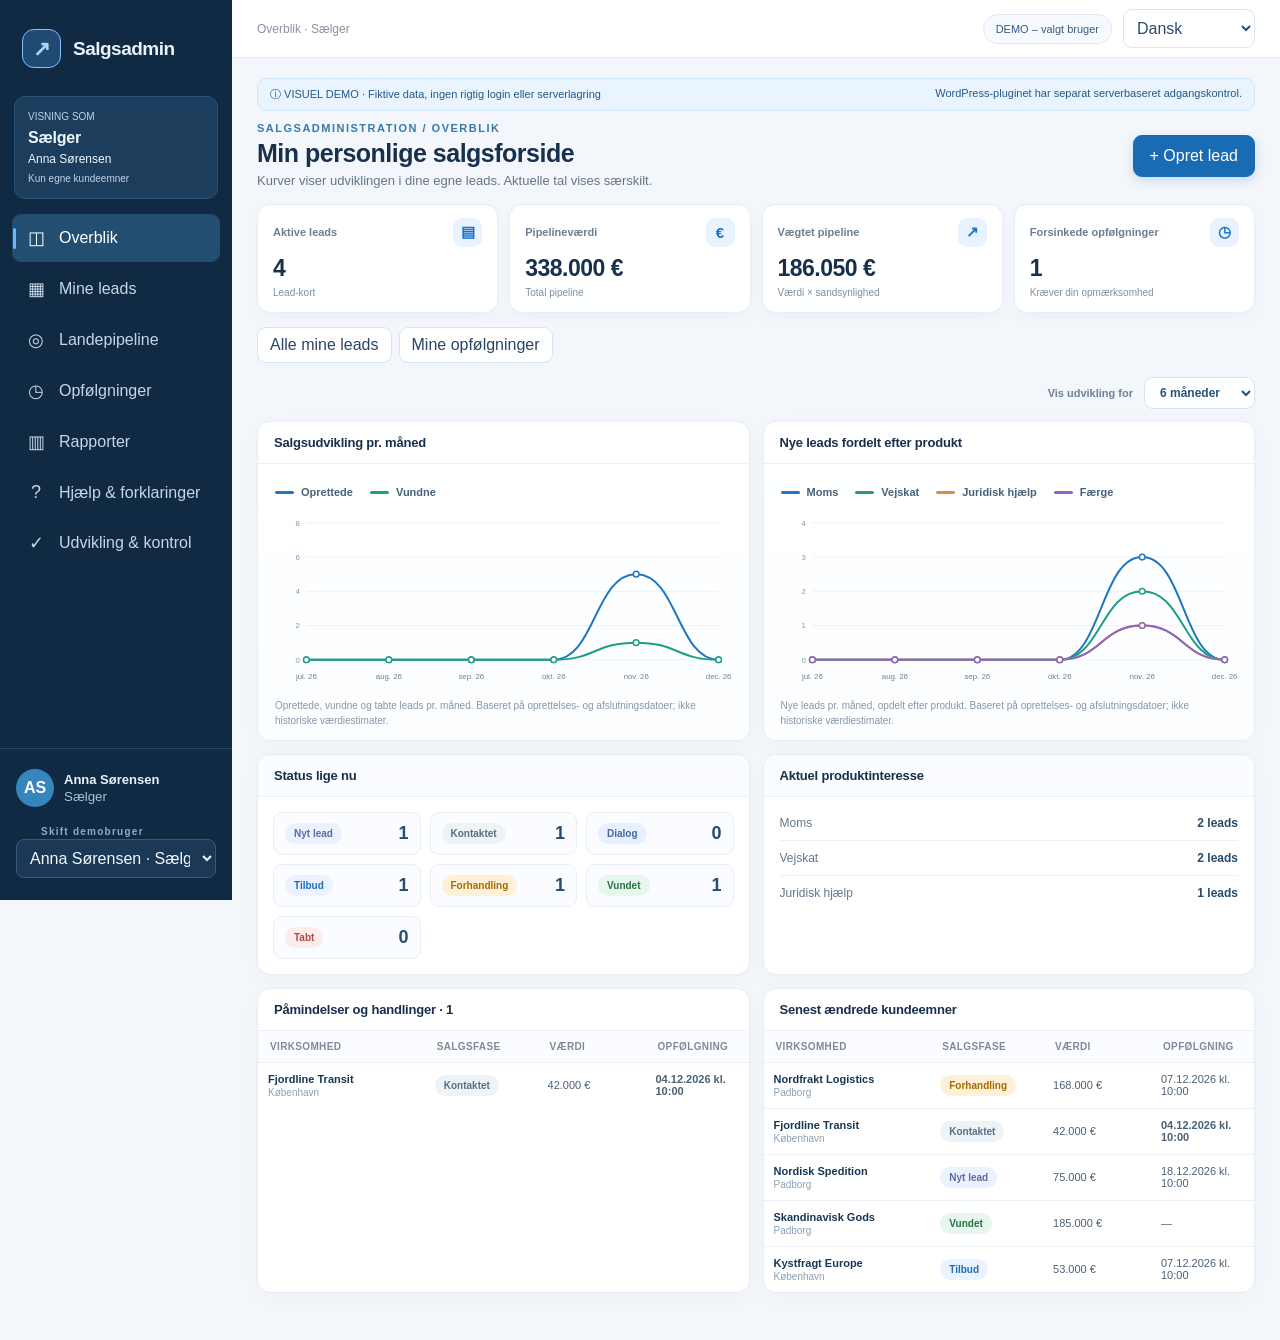
<file: salgsadministration/index.html>
<!doctype html><html lang="da"><head><style>body{margin:0}</style><meta charset="utf-8"><meta name="viewport" content="width=device-width,initial-scale=1"><meta name="theme-color" content="#132c4d"><title>Salgsadministration – interaktiv demo</title><link rel="stylesheet" href="plugin/assets/app.css?v=1.3.0-beta"></head><body><div id="sa-app"></div><script>window.SA_CONFIG={mode:'demo',rest:'',nonce:'',version:'1.3.0-beta'};</script><script src="plugin/assets/app.js?v=1.3.0-beta" defer></script></body></html>
</file>
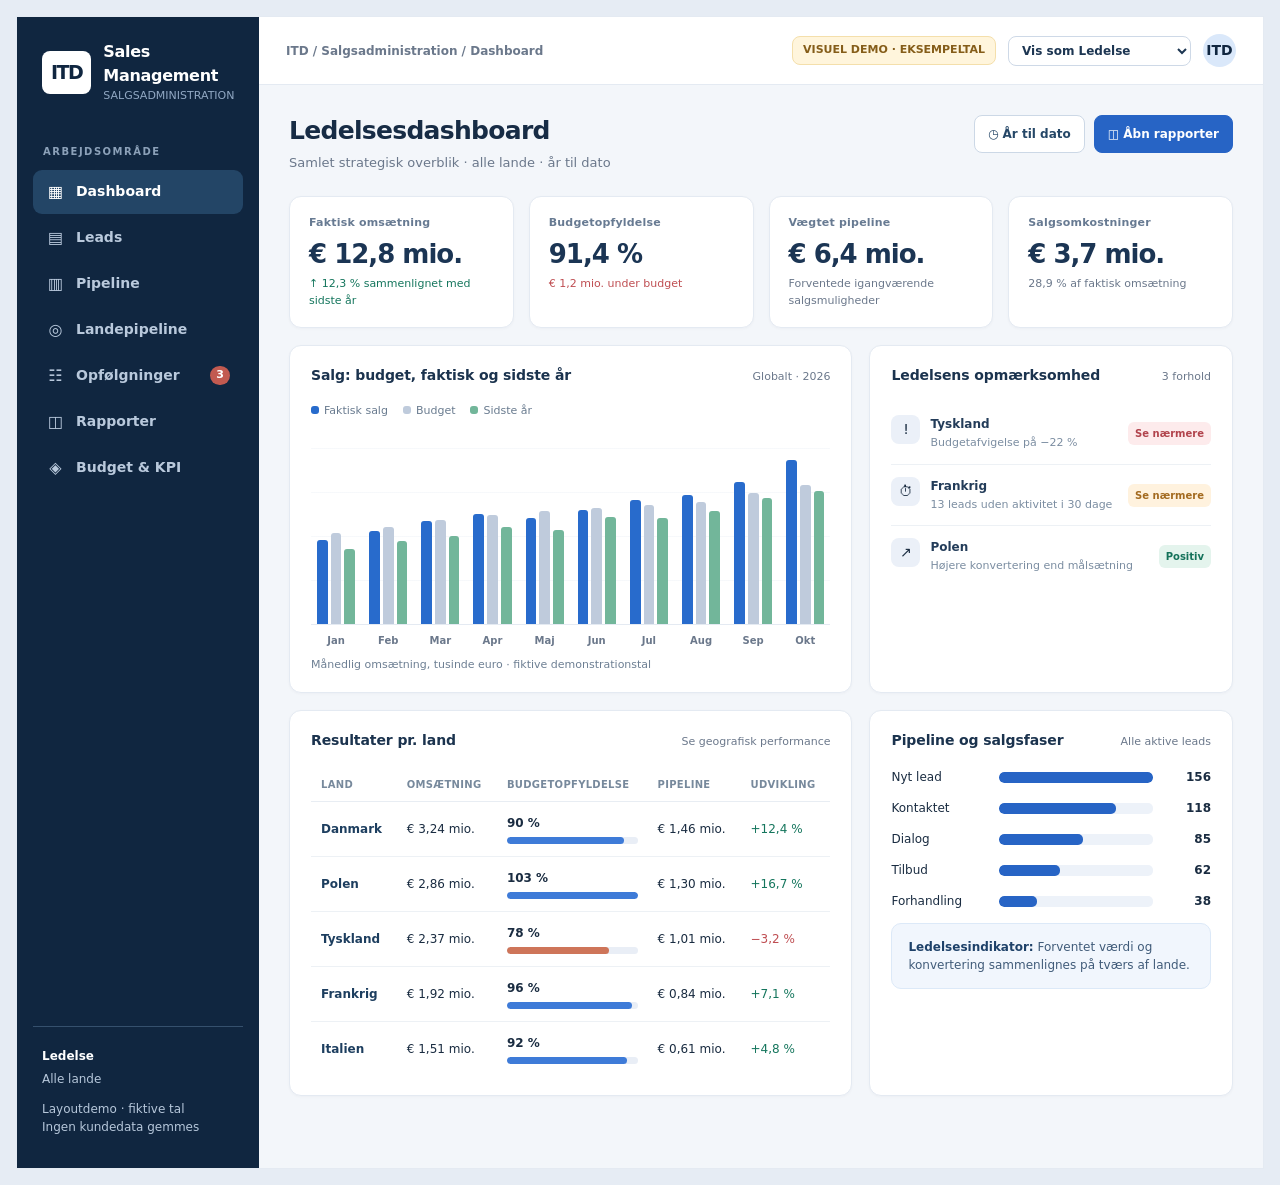
<file: salgsadministration/design-udspil-2026-10-30/index.html>
<!DOCTYPE html><html lang="da"><head><meta charset="utf-8"><meta name="viewport" content="width=device-width,initial-scale=1"><title>ITD Salgsadministration – rolleopdelt pipeline v2</title><style>body{margin:0;background:#e6ecf4;padding:16px;}@media(max-width:720px){body{padding:0}}</style><style>.itd-sales-app{--itd-navy:#102640;--itd-navy2:#183955;--itd-blue:#2764c5;--itd-blue-light:#eaf2ff;--itd-ink:#1a2c41;--itd-muted:#6b788b;--itd-line:#e4eaf2;--itd-bg:#f3f6fa;--itd-good:#15765d;--itd-bad:#bf4e52;--itd-warn:#d88e20;color:var(--itd-ink);font:14px/1.5 system-ui,-apple-system,'Segoe UI',sans-serif;background:var(--itd-bg);width:100%;max-width:1600px;margin:0 auto;min-height:940px;text-align:left;border:1px solid var(--itd-line);box-sizing:border-box}
.itd-sales-app *{box-sizing:border-box}.itd-sales-app button,.itd-sales-app input,.itd-sales-app select{font:inherit}.itd-sales-app button{cursor:pointer}.itd-sales-app button:focus-visible,.itd-sales-app input:focus-visible,.itd-sales-app select:focus-visible{outline:3px solid #97c7ff;outline-offset:1px}.itd-sales-app .shell{display:grid;grid-template-columns:242px minmax(0,1fr);min-height:940px}.itd-sales-app .sidebar{background:var(--itd-navy);color:#dce6f2;padding:22px 16px 20px;display:flex;flex-direction:column;gap:0}.itd-sales-app .brand{display:flex;align-items:center;gap:12px;color:#fff;padding:1px 9px 25px}.itd-sales-app .brandicon{background:#fff;color:var(--itd-navy);border-radius:8px;padding:7px 9px;font-weight:900;font-size:19px;letter-spacing:-1.5px}.itd-sales-app .brandname{font-weight:800;letter-spacing:-.3px;font-size:16px}.itd-sales-app .branddesc{font-size:11px;color:#91a8c3}.itd-sales-app .nav-title{margin:14px 10px 9px;font-size:10px;letter-spacing:1.5px;font-weight:800;text-transform:uppercase;color:#8ca1b9}.itd-sales-app .nav-btn{border:0;background:none;color:#b9c9dc;width:100%;border-radius:9px;padding:10px 13px;text-align:left;display:flex;align-items:center;gap:11px;font-weight:600;margin:2px 0}.itd-sales-app .nav-btn:hover,.itd-sales-app .nav-btn.active{background:#234566;color:white}.itd-sales-app .navicon{width:19px;text-align:center;font-size:16px;flex:none}.itd-sales-app .nav-count{margin-left:auto;background:#c25a50;color:white;border-radius:11px;font-size:11px;padding:1px 6px}.itd-sales-app .sidebar-bottom{margin-top:auto;padding:20px 9px 0;border-top:1px solid #35506d;font-size:12px;color:#b6c7da}.itd-sales-app .sidebar-bottom strong{display:block;color:white;margin-bottom:5px}.itd-sales-app .main{min-width:0}.itd-sales-app .topbar{display:flex;align-items:center;justify-content:space-between;gap:20px;background:#fff;border-bottom:1px solid var(--itd-line);padding:17px 27px}.itd-sales-app .bread{font-size:12px;color:var(--itd-muted);font-weight:600}.itd-sales-app .top-right{display:flex;align-items:center;gap:12px;flex-wrap:wrap}.itd-sales-app .demo-note{color:#855d19;background:#fff5dc;border:1px solid #f4dfab;padding:5px 10px;border-radius:8px;font-size:11px;font-weight:700}.itd-sales-app .avatar{width:33px;height:33px;border-radius:50%;background:#dae8fa;display:grid;place-items:center;color:var(--itd-navy);font-weight:800}.itd-sales-app .view-switch{border:1px solid #ced9e7;border-radius:8px;padding:6px 25px 6px 9px;background:white;color:#1d3652;font-weight:700;font-size:12px}.itd-sales-app .content{padding:30px 30px 55px}.itd-sales-app .page-title{font-size:25px;line-height:1.25;letter-spacing:-.7px;font-weight:800;margin:0;color:#172c45}.itd-sales-app .page-sub{color:var(--itd-muted);font-size:13px;margin:7px 0 0}.itd-sales-app .headerline{display:flex;align-items:start;justify-content:space-between;gap:18px;margin-bottom:23px}.itd-sales-app .actions{display:flex;align-items:center;gap:9px;flex-wrap:wrap}.itd-sales-app .btn{border:1px solid #ccd8e6;background:white;color:#254767;border-radius:8px;padding:9px 13px;font-size:12px;font-weight:750;display:inline-flex;align-items:center;justify-content:center;gap:7px}.itd-sales-app .btn:hover{background:#eef4fc}.itd-sales-app .btn-primary{background:var(--itd-blue);border-color:var(--itd-blue);color:white}.itd-sales-app .btn-primary:hover{background:#1457b9;color:white}.itd-sales-app .btn-sm{padding:5px 9px;font-size:11px}.itd-sales-app .kpi-grid{display:grid;grid-template-columns:repeat(4,minmax(0,1fr));gap:15px;margin-bottom:17px}.itd-sales-app .kpi{padding:18px 19px;background:white;border:1px solid var(--itd-line);border-radius:12px;box-shadow:0 1px 3px #172c4508;min-width:0}.itd-sales-app .kpi-label{font-size:11px;font-weight:700;color:#677a92;letter-spacing:.2px}.itd-sales-app .kpi-number{font-weight:800;font-size:26px;letter-spacing:-1px;line-height:1.2;margin:8px 0 6px;color:#1b3554}.itd-sales-app .kpi-foot{font-size:11px;color:var(--itd-muted)}.itd-sales-app .good{color:var(--itd-good)!important}.itd-sales-app .bad{color:var(--itd-bad)!important}.itd-sales-app .warn{color:var(--itd-warn)!important}.itd-sales-app .grid-2{display:grid;grid-template-columns:minmax(0,1.55fr) minmax(280px,1fr);gap:17px;margin-bottom:17px}.itd-sales-app .grid-half{display:grid;grid-template-columns:1fr 1fr;gap:17px;margin-bottom:17px}.itd-sales-app .panel{border:1px solid var(--itd-line);background:white;border-radius:12px;padding:19px 21px;min-width:0;box-shadow:0 1px 3px #172c4508}.itd-sales-app .panel-head{display:flex;align-items:baseline;justify-content:space-between;gap:10px;margin-bottom:17px}.itd-sales-app .panel h3{font-size:14px;letter-spacing:-.1px;font-weight:800;margin:0;color:#1b334e}.itd-sales-app .panel .mini{font-size:11px;color:var(--itd-muted)}.itd-sales-app .legend{display:flex;gap:15px;flex-wrap:wrap;font-size:11px;color:#697b8f}.itd-sales-app .dot{width:8px;height:8px;border-radius:3px;display:inline-block;margin-right:5px}.itd-sales-app .bars{height:205px;display:flex;gap:14px;align-items:end;border-bottom:1px solid var(--itd-line);padding:7px 6px 0;background:repeating-linear-gradient(to top,#fff 0,#fff 43px,#eef2f7 44px)}.itd-sales-app .month{flex:1;height:100%;display:flex;flex-direction:column;justify-content:end;min-width:0;align-items:center}.itd-sales-app .barset{width:100%;display:flex;align-items:end;justify-content:center;height:180px;gap:3px}.itd-sales-app .bar{border-radius:3px 3px 0 0;max-width:16px;flex:1;min-width:3px}.itd-sales-app .month-labels{display:flex;gap:14px;padding:8px 6px 0;font-size:10px;color:var(--itd-muted);font-weight:650}.itd-sales-app .month-labels span{flex:1;text-align:center}.itd-sales-app .small-line{font-size:11px;color:#6d7f93;margin:9px 0 0}.itd-sales-app .table-scroll{overflow:auto}.itd-sales-app table{border-collapse:collapse;width:100%;font-size:12px}.itd-sales-app th{text-align:left;white-space:nowrap;color:#77899c;padding:9px 10px;border-bottom:1px solid #e8edf3;font-size:10px;letter-spacing:.3px;text-transform:uppercase}.itd-sales-app td{padding:12px 10px;border-bottom:1px solid #edf1f5;vertical-align:middle}.itd-sales-app tr:last-child td{border-bottom:0}.itd-sales-app .tbl-name{font-weight:760;color:#1d3e5f}.itd-sales-app .progress{height:7px;background:#e9eef6;border-radius:15px;overflow:hidden;margin-top:5px}.itd-sales-app .progress span{display:block;height:100%;background:#3c79d6;border-radius:15px}.itd-sales-app .pill{display:inline-flex;align-items:center;gap:5px;padding:4px 7px;border-radius:6px;font-size:10px;font-weight:800;background:#edf2f8;color:#526c88;white-space:nowrap}.itd-sales-app .pill.green{background:#e4f4ed;color:#14725a}.itd-sales-app .pill.red{background:#fdebec;color:#b1434c}.itd-sales-app .pill.amber{background:#fff2de;color:#a36a1f}.itd-sales-app .pill.blue{background:#e8f0ff;color:#2a62b3}.itd-sales-app .priority{display:flex;align-items:center;justify-content:space-between;gap:12px;padding:12px 0;border-bottom:1px solid #edf1f5}.itd-sales-app .priority:last-child{border-bottom:0}.itd-sales-app .prio-left{display:flex;gap:10px;align-items:flex-start;min-width:0}.itd-sales-app .prio-icon{width:29px;height:29px;display:grid;place-items:center;border-radius:8px;background:#ebf0f8;flex:none}.itd-sales-app .prio-title{font-weight:770;color:#233c59;font-size:12px}.itd-sales-app .prio-sub{color:#7b8da1;font-size:11px;margin-top:2px}.itd-sales-app .callout{background:#f1f6fd;border:1px solid #dce9f8;border-radius:10px;padding:14px 16px;font-size:12px;color:#405b79}.itd-sales-app .callout strong{color:#1e4169}.itd-sales-app .funnel-row{display:grid;grid-template-columns:98px 1fr 48px;align-items:center;gap:10px;margin:13px 0;font-size:12px}.itd-sales-app .funnel-track{height:11px;background:#edf2f9;border-radius:5px;overflow:hidden}.itd-sales-app .funnel-track span{display:block;height:100%;border-radius:5px;background:var(--itd-blue)}.itd-sales-app .filterbar{display:flex;gap:10px;flex-wrap:wrap;align-items:center;margin-bottom:18px}.itd-sales-app .field,.itd-sales-app .filterbar select,.itd-sales-app .filterbar input{border:1px solid #d4dfeb;border-radius:8px;background:white;padding:9px 12px;color:#264260;font-size:12px;min-width:150px}.itd-sales-app .field{min-width:0;width:100%}.itd-sales-app .search-field{min-width:250px!important}.itd-sales-app .pipeline-board{display:grid;grid-template-columns:repeat(4,minmax(190px,1fr));gap:12px;overflow:auto;padding-bottom:4px}.itd-sales-app .lane{border-radius:11px;border:1px solid #e4eaf3;background:#eff3f8;padding:12px;min-height:300px}.itd-sales-app .lane-title{display:flex;align-items:center;justify-content:space-between;font-weight:800;margin-bottom:14px;color:#29445f;font-size:12px}.itd-sales-app .lead-card{background:#fff;border:1px solid #e0e7f0;border-radius:9px;padding:14px;margin-bottom:11px;cursor:pointer;box-shadow:0 1px 2px #101d3209}.itd-sales-app .lead-card strong{display:block;font-size:12px;margin-bottom:4px;color:#234260}.itd-sales-app .lead-card small{display:block;color:#8a98a9;font-size:10px}.itd-sales-app .lead-meta{display:flex;align-items:center;justify-content:space-between;margin-top:13px;font-size:11px;font-weight:800}.itd-sales-app .empty{padding:30px;background:#fff;border:1px dashed #d7e1ed;border-radius:10px;text-align:center;color:#73859a}.itd-sales-app .modal-cover{position:fixed;z-index:999999;inset:0;background:#07192a99;display:flex;align-items:center;justify-content:center;padding:20px}.itd-sales-app .modal{background:white;border-radius:14px;padding:25px;width:min(620px,100%);max-height:calc(100vh - 40px);overflow:auto;box-shadow:0 15px 40px #0003}.itd-sales-app .modal h3{font-size:19px;margin:0 0 6px}.itd-sales-app .form-grid{display:grid;grid-template-columns:1fr 1fr;gap:12px;margin:20px 0}.itd-sales-app .form-grid label{font-size:12px;color:#485e78;font-weight:700;display:block}.itd-sales-app .form-grid input,.itd-sales-app .form-grid select,.itd-sales-app .form-grid textarea{margin-top:4px;width:100%;border:1px solid #d4dfea;background:white;border-radius:7px;padding:9px;font:inherit;font-size:12px}.itd-sales-app .span2{grid-column:span 2}.itd-sales-app .modal-bottom{display:flex;justify-content:flex-end;gap:10px}.itd-sales-app .muted{color:var(--itd-muted)}.itd-sales-app .metric-strip{display:grid;grid-template-columns:repeat(3,1fr);gap:14px}.itd-sales-app .metric-strip div{padding:13px;background:#f6f9fc;border:1px solid #e8eef6;border-radius:9px}.itd-sales-app .metric-strip strong{display:block;font-size:20px}.itd-sales-app .tabs{display:flex;gap:7px;margin-bottom:18px;overflow:auto}.itd-sales-app .tab{padding:8px 13px;border:1px solid #d5e0ee;background:white;border-radius:9px;color:#546b84;font-weight:700;font-size:12px;white-space:nowrap}.itd-sales-app .tab.selected{background:#e8f1ff;border-color:#b5cef3;color:#235cb1}.itd-sales-app .info-list{margin:0;padding-left:19px;color:#627993;font-size:12px}.itd-sales-app .info-list li{margin-bottom:9px}.itd-sales-app .toast{position:fixed;right:25px;bottom:25px;background:#132f4e;color:#fff;padding:12px 18px;z-index:100000;border-radius:9px;box-shadow:0 6px 18px #12243c40}.itd-sales-app .check-row{display:flex;align-items:center;gap:10px}.itd-sales-app .check-row input{accent-color:#286bc5}.itd-sales-app .check-row.done{text-decoration:line-through;color:#9ca9b8}.itd-sales-app .layout-note{color:#8a6c35;font-size:11px;margin-top:14px}
@media(max-width:1100px){.itd-sales-app .shell{grid-template-columns:190px minmax(0,1fr)}.itd-sales-app .content{padding:22px}.itd-sales-app .kpi-grid{grid-template-columns:repeat(2,1fr)}.itd-sales-app .grid-2,.itd-sales-app .grid-half{grid-template-columns:1fr}.itd-sales-app .pipeline-board{grid-template-columns:repeat(4,minmax(190px,1fr))}}
@media(max-width:660px){.itd-sales-app .shell{display:block}.itd-sales-app .sidebar{padding:10px 11px}.itd-sales-app .brand{padding:2px 7px 10px}.itd-sales-app .branddesc,.itd-sales-app .sidebar-bottom,.itd-sales-app .nav-title{display:none}.itd-sales-app .sidebar nav{display:flex;overflow:auto;gap:6px}.itd-sales-app .nav-btn{white-space:nowrap;width:auto;padding:7px 9px;font-size:11px}.itd-sales-app .topbar{padding:10px 13px}.itd-sales-app .content{padding:17px 13px 30px}.itd-sales-app .headerline{flex-direction:column;gap:11px}.itd-sales-app .page-title{font-size:22px}.itd-sales-app .kpi{padding:12px}.itd-sales-app .kpi-number{font-size:21px}.itd-sales-app .kpi-grid{gap:9px}.itd-sales-app .panel{padding:14px}.itd-sales-app .demo-note{font-size:10px}.itd-sales-app .form-grid{grid-template-columns:1fr}.itd-sales-app .span2{grid-column:span 1}.itd-sales-app .metric-strip{grid-template-columns:1fr}.itd-sales-app .search-field{min-width:180px!important}}

.itd-sales-app .pipeline-six{grid-template-columns:repeat(6,minmax(215px,1fr));overflow-x:auto;scroll-snap-type:x proximity;padding-bottom:14px}
.itd-sales-app .pipeline-six .lane{scroll-snap-align:start;min-height:390px;padding:10px}
.itd-sales-app .pipeline-six .lead-card{cursor:grab;padding:11px;margin-bottom:9px}
.itd-sales-app .lead-card.dragging{opacity:.5}
.itd-sales-app .lane.drag-over{outline:3px dashed #2e73d5;background:#e6f0ff}
.itd-sales-app .lead-card-top{display:flex;gap:7px;align-items:flex-start;justify-content:space-between}
.itd-sales-app .lead-card-top strong{overflow-wrap:anywhere}
.itd-sales-app .card-actions{display:flex;gap:5px;flex-wrap:wrap;align-items:center;margin-top:11px}
.itd-sales-app .card-actions select,.itd-sales-app [data-sort]{max-width:100%;font-size:11px;border:1px solid #cadaea;border-radius:7px;background:white;padding:6px;color:#24415e}
.itd-sales-app .sort-caption{font-weight:700;font-size:12px;display:flex;align-items:center;gap:10px}
.itd-sales-app .pipeline-six .empty-mini{color:#8495a8;text-align:center;font-size:12px;padding:18px 6px;border:1px dashed #c7d5e6;border-radius:8px}
.itd-sales-app .modal-wide{width:min(770px,100%)}
.itd-sales-app .end-fields{border-top:1px solid #e6ecf4;padding-top:10px}
.itd-sales-app .end-fields[hidden]{display:none}
.itd-sales-app .modal .mini{display:block;margin:4px 0;color:#6a7f96;font-size:11px;font-weight:400}
.itd-sales-app .read-details{line-height:1.8}
.itd-sales-app .priority{flex-wrap:wrap}
.itd-sales-app .pipeline-six .lane-title{position:sticky;top:0}
@media(max-width:760px){.itd-sales-app .pipeline-six{display:flex;overflow-x:auto;scroll-snap-type:x mandatory;gap:10px}.itd-sales-app .pipeline-six .lane{min-width:min(83vw,290px);flex:none}.itd-sales-app .modal-wide{padding:16px}.itd-sales-app .form-grid{grid-template-columns:1fr}.itd-sales-app .sort-caption{flex-wrap:wrap}}
</style></head><body><div class="itd-sales-app" data-role="chief" data-can-preview="1"></div><script>(function(){
'use strict';
const config={chief:{title:'Ledelse',scope:'Alle lande',name:'Ledelsesoverblik'},manager:{title:'Landechef',scope:'Danmark · Syd',name:'Teamoverblik'},seller:{title:'Sælger',scope:'Mine kunder',name:'Min arbejdsdag'}};
const demoLeads=[
 {id:1,name:'Nordic Transport A/S',country:'Danmark',office:'Kolding',owner:'Mig',product:'Vejskat',value:124000,prob:70,status:'Forhandling',follow:'I dag',last:2,vehicles:88,contact:'Henrik Jensen'},
 {id:2,name:'Baltic Freight Sp. z o.o.',country:'Polen',office:'Warszawa',owner:'Mig',product:'Moms',value:86000,prob:50,status:'Dialog',follow:'Forsinket',last:14,vehicles:42,contact:'Anna Kowalska'},
 {id:3,name:'ScandiLogistics ApS',country:'Danmark',office:'Kolding',owner:'Mig',product:'Færge',value:48000,prob:30,status:'Kontaktet',follow:'I morgen',last:8,vehicles:20,contact:'Maria Larsen'},
 {id:4,name:'Europa Cargo GmbH',country:'Tyskland',office:'Hamburg',owner:'Anden sælger',product:'Juridisk hjælp',value:240000,prob:80,status:'Forhandling',follow:'I morgen',last:5,vehicles:120,contact:'Demo kontakt'},
 {id:5,name:'Poltrans Logistics',country:'Polen',office:'Poznań',owner:'Anden sælger',product:'Vejskat',value:105000,prob:40,status:'Dialog',follow:'I dag',last:34,vehicles:60,contact:'Demo kontakt'},
 {id:6,name:'EuroRoad Transport',country:'Frankrig',office:'Lille',owner:'Anden sælger',product:'Moms',value:72000,prob:20,status:'Nyt lead',follow:'Ingen dato',last:38,vehicles:34,contact:'Demo kontakt'}
];
const demoActivities=[
 {id:1,lead:'Baltic Freight Sp. z o.o.',action:'Ring om vejskatsaftale',when:'Forsinket · i går',urgency:'red',done:false},
 {id:2,lead:'Nordic Transport A/S',action:'Opfølgning på tilbud',when:'I dag · kl. 10.30',urgency:'amber',done:false},
 {id:3,lead:'ScandiLogistics ApS',action:'Aftal præsentation',when:'I dag · kl. 14.00',urgency:'amber',done:false},
 {id:4,lead:'Baltic Freight Sp. z o.o.',action:'Send produktoversigt',when:'I morgen · kl. 09.00',urgency:'blue',done:false},
 {id:5,lead:'Nordic Transport A/S',action:'Opdater sandsynlighed',when:'Mandag · kl. 11.00',urgency:'blue',done:false}
];
const months=['Jan','Feb','Mar','Apr','Maj','Jun','Jul','Aug','Sep','Okt'];
const financial={chief:{actual:[910,1010,1120,1200,1150,1240,1350,1400,1540,1780],budget:[990,1050,1130,1180,1230,1260,1290,1330,1420,1510],last:[810,900,960,1050,1020,1160,1150,1230,1370,1450]},manager:{actual:[220,240,260,270,280,340,320,335,370,425],budget:[250,265,270,290,305,315,330,345,370,410],last:[210,205,230,240,265,275,290,305,325,345]}};
const regionData=[{name:'Danmark',actual:'€ 3,24 mio.',target:90,pipeline:'€ 1,46 mio.',trend:'+12,4 %',active:91},{name:'Polen',actual:'€ 2,86 mio.',target:103,pipeline:'€ 1,30 mio.',trend:'+16,7 %',active:79},{name:'Tyskland',actual:'€ 2,37 mio.',target:78,pipeline:'€ 1,01 mio.',trend:'−3,2 %',active:61},{name:'Frankrig',actual:'€ 1,92 mio.',target:96,pipeline:'€ 0,84 mio.',trend:'+7,1 %',active:53},{name:'Italien',actual:'€ 1,51 mio.',target:92,pipeline:'€ 0,61 mio.',trend:'+4,8 %',active:48}];
const sellerData=[{name:'Sælger A',leads:26,won:14,late:1,amount:'€ 386.000',performance:111},{name:'Sælger B',leads:21,won:11,late:3,amount:'€ 254.000',performance:94},{name:'Sælger C',leads:18,won:7,late:5,amount:'€ 192.000',performance:76},{name:'Sælger D',leads:30,won:17,late:0,amount:'€ 415.000',performance:118}];
const icons={countries:'◎',overview:'▦',leads:'▤',pipeline:'▥',activities:'☷',reports:'◫',budget:'◈',settings:'⚙'};
const nav=[['overview','Dashboard'],['leads','Leads'],['pipeline','Pipeline'],['countries','Landepipeline'],['activities','Opfølgninger'],['reports','Rapporter'],['budget','Budget & KPI'],['settings','Administration']];
const money=v=>'€ '+new Intl.NumberFormat('da-DK',{maximumFractionDigits:0}).format(v);
const percent=v=>`${v} %`;
function el(tag,cls,text){const e=document.createElement(tag);if(cls)e.className=cls;if(text!==undefined)e.textContent=text;return e}
function esc(s){return String(s).replace(/[&<>"']/g,c=>({'&':'&amp;','<':'&lt;','>':'&gt;','"':'&quot;',"'":'&#39;'}[c]))}
function appMarkup(role,canPreview){return `<div class="shell"><aside class="sidebar"><div class="brand"><div class="brandicon">ITD</div><div><div class="brandname">Sales Management</div><div class="branddesc">SALGSADMINISTRATION</div></div></div><div class="nav-title">Arbejdsområde</div><nav aria-label="Hovedmenu">${nav.filter(([key])=>key!=='settings'&&!(role==='seller'&&key==='budget')).map(([key,label])=>`<button class="nav-btn ${key==='overview'?'active':''}" data-page="${key}"><span class="navicon">${icons[key]}</span>${label}${key==='activities'?'<span class="nav-count">3</span>':''}</button>`).join('')}</nav><div class="sidebar-bottom"><strong>${config[role].title}</strong>${config[role].scope}<p>Layoutdemo · fiktive tal<br>Ingen kundedata gemmes</p></div></aside><div class="main"><header class="topbar"><div class="bread">ITD / Salgsadministration / <span data-breadcrumb>Dashboard</span></div><div class="top-right"><span class="demo-note">VISUEL DEMO · EKSEMPELTAL</span>${canPreview?`<select class="view-switch" aria-label="Vis som rolle" data-role-switch><option value="chief" ${role==='chief'?'selected':''}>Vis som Ledelse</option><option value="manager" ${role==='manager'?'selected':''}>Vis som Landechef</option><option value="seller" ${role==='seller'?'selected':''}>Vis som Sælger</option></select>`:`<span class="view-switch">${config[role].title}</span>`}<span class="avatar">ITD</span></div></header><div class="content" data-content></div></div></div>`}
function barChart(obj){const max=Math.max(...obj.budget,...obj.actual,...obj.last)*1.1;return `<div class="legend"><span><i class="dot" style="background:#286bcc"></i>Faktisk salg</span><span><i class="dot" style="background:#bfcbdc"></i>Budget</span><span><i class="dot" style="background:#72b69a"></i>Sidste år</span></div><div class="bars">${months.map((m,i)=>`<div class="month"><div class="barset">${[['actual','#286bcc'],['budget','#bfcbdc'],['last','#72b69a']].map(([key,color])=>`<div class="bar" title="${m} · ${key} · € ${obj[key][i]} t." style="height:${Math.max(4,obj[key][i]/max*100)}%;background:${color}"></div>`).join('')}</div></div>`).join('')}</div><div class="month-labels">${months.map(m=>`<span>${m}</span>`).join('')}</div><p class="small-line">Månedlig omsætning, tusinde euro · fiktive demonstrationstal</p>`}
function panel(title,body,extra=''){return `<section class="panel"><div class="panel-head"><h3>${title}</h3><span class="mini">${extra}</span></div>${body}</section>`}
function kpi(label,n,foot,cls=''){return `<div class="kpi"><div class="kpi-label">${label}</div><div class="kpi-number">${n}</div><div class="kpi-foot ${cls}">${foot}</div></div>`}
function header(title,subtitle,actions=''){return `<div class="headerline"><div><h1 class="page-title">${title}</h1><p class="page-sub">${subtitle}</p></div><div class="actions">${actions}</div></div>`}
function regionTable(){return `<div class="table-scroll"><table><thead><tr><th>Land</th><th>Omsætning</th><th>Budgetopfyldelse</th><th>Pipeline</th><th>Udvikling</th></tr></thead><tbody>${regionData.map(x=>`<tr><td class="tbl-name">${x.name}</td><td>${x.actual}</td><td><strong>${x.target} %</strong><div class="progress"><span style="width:${Math.min(100,x.target)}%;background:${x.target<85?'#ce7559':'#3e7bd8'}"></span></div></td><td>${x.pipeline}</td><td class="${x.trend.startsWith('−')?'bad':'good'}">${x.trend}</td></tr>`).join('')}</tbody></table></div>`}
function alerts(role){const list=role==='chief'?[['Tyskland','Budgetafvigelse på −22 %','red'],['Frankrig','13 leads uden aktivitet i 30 dage','amber'],['Polen','Højere konvertering end målsætning','green']]:[['Sælger C','5 forsinkede opfølgninger','red'],['Sælger B','3 leads uden næste dato','amber'],['Sælger D','Bedste målopfyldelse i teamet','green']];return list.map(([a,b,c])=>`<div class="priority"><div class="prio-left"><span class="prio-icon">${c==='green'?'↗':c==='red'?'!':'⏱'}</span><div><div class="prio-title">${a}</div><div class="prio-sub">${b}</div></div></div><span class="pill ${c==='red'?'red':c==='green'?'green':'amber'}">${c==='green'?'Positiv':'Se nærmere'}</span></div>`).join('')}
function funnel(){return [['Nyt lead',156],['Kontaktet',118],['Dialog',85],['Tilbud',62],['Forhandling',38]].map(([name,v])=>`<div class="funnel-row"><span>${name}</span><div class="funnel-track"><span style="width:${v/156*100}%"></span></div><strong style="text-align:right">${v}</strong></div>`).join('')}
function chef(){return header('Ledelsesdashboard','Samlet strategisk overblik · alle lande · år til dato',`<button class="btn" data-action="period">◷ År til dato</button><button class="btn btn-primary" data-page="reports">◫ Åbn rapporter</button>`)+`<div class="kpi-grid">${kpi('Faktisk omsætning','€ 12,8 mio.','↑ 12,3 % sammenlignet med sidste år','good')}${kpi('Budgetopfyldelse','91,4 %','€ 1,2 mio. under budget','bad')}${kpi('Vægtet pipeline','€ 6,4 mio.','Forventede igangværende salgsmuligheder')}${kpi('Salgsomkostninger','€ 3,7 mio.','28,9 % af faktisk omsætning')}</div><div class="grid-2">${panel('Salg: budget, faktisk og sidste år',barChart(financial.chief),'Globalt · 2026')}${panel('Ledelsens opmærksomhed',alerts('chief'),'3 forhold')}</div><div class="grid-2">${panel('Resultater pr. land',regionTable(),'<span>Se geografisk performance</span>')}${panel('Pipeline og salgsfaser',funnel()+`<div class="callout"><strong>Ledelsesindikator:</strong> Forventet værdi og konvertering sammenlignes på tværs af lande.</div>`,'Alle aktive leads')}</div>`}
function manager(){return header('Landechefoverblik','Dit område · Danmark · Kolding og København',`<button class="btn" data-action="period">◷ År til dato</button><button class="btn btn-primary" data-page="activities">☷ Følg op med teamet</button>`)+`<div class="kpi-grid">${kpi('Områdets omsætning','€ 3,24 mio.','↑ 12,4 % sammenlignet med sidste år','good')}${kpi('Budgetopfyldelse','90,0 %','€ 360.000 under budget','bad')}${kpi('Vægtet team-pipeline','€ 1,46 mio.','91 aktive leads')}${kpi('Forsinkede opfølgninger','9','3 sælgere kræver opfølgning','bad')}</div><div class="grid-2">${panel('Salg: budget, faktisk og sidste år',barChart(financial.manager),'Dit område')}${panel('Kræver ledelseshandling',alerts('manager'),'Teamets prioriteter')}</div><div class="grid-2">${panel('Sælgernes resultater',`<div class="table-scroll"><table><thead><tr><th>Sælger</th><th>Leads</th><th>Vundne</th><th>Forsinkede</th><th>Målopfyldelse</th></tr></thead><tbody>${sellerData.map(x=>`<tr><td class="tbl-name">${x.name}</td><td>${x.leads}</td><td>${x.won}</td><td class="${x.late>3?'bad':''}">${x.late}</td><td><strong>${x.performance} %</strong><div class="progress"><span style="width:${Math.min(100,x.performance)}%"></span></div></td></tr>`).join('')}</tbody></table></div>`,'Kolding og København')}${panel('Pipeline i teamet',funnel()+`<div class="callout"><strong>Fokus i næste teammøde:</strong> Styrk opfølgning på tilbud, hvor værdien er høj, men aktiviteten lav.</div>`,'Landets pipeline')}</div>`}
function scopeLeads(state){
  return state.leads.filter(l=>state.role==='chief'||(state.role==='manager'&&l.country==='Danmark')||(state.role==='seller'&&l.owner==='Mig'));
}
function canEdit(state,l){return state.role==='seller'?l.owner==='Mig':state.role==='manager'&&l.country==='Danmark';}
function isoDay(offset=0){const d=new Date();d.setHours(12,0,0,0);d.setDate(d.getDate()+offset);return [d.getFullYear(),String(d.getMonth()+1).padStart(2,'0'),String(d.getDate()).padStart(2,'0')].join('-');}
function dueText(l){
  if(!l.followDate)return 'Ingen dato';
  const now=isoDay();
  return l.followDate<now?'Forsinket':l.followDate===now?'I dag':l.followDate===isoDay(1)?'I morgen':new Date(l.followDate+'T12:00:00').toLocaleDateString('da-DK',{day:'numeric',month:'short'});
}
function priorityOrder(a,b){return (a.followDate||'9999').localeCompare(b.followDate||'9999') || b.prob-a.prob;}
function sortedLeads(state,arr){const x=[...arr];return x.sort(state.sort==='value'?(a,b)=>b.value-a.value:state.sort==='prob'?(a,b)=>b.prob-a.prob:priorityOrder);}
function countryPage(state){
  const countries=[...new Set(state.leads.map(l=>l.country))].sort((a,b)=>a.localeCompare(b,'da'));
  const lines=countries.map(country=>{
    const all=state.leads.filter(l=>l.country===country),active=all.filter(l=>!['Vundet','Tabt'].includes(l.status));
    const weighted=active.reduce((n,l)=>n+l.value*l.prob/100,0);
    return `<tr><td class="tbl-name">${esc(country)}</td><td>${active.length}</td><td>${all.filter(l=>l.status==='Vundet').length}</td><td>${all.filter(l=>l.status==='Tabt').length}</td><td>${money(weighted)}</td><td><div class="mini">${['Nyt lead','Kontaktet','Dialog','Tilbud','Forhandling'].map(s=>`${s}: ${active.filter(l=>l.status===s).length}`).join(' · ')}</div></td></tr>`;
  }).join('');
  return header('Landepipeline','Fælles landeoversigt med aggregerede tal – alle roller kan se landets aktivitet')+
    `<div class="callout" style="margin-bottom:17px"><strong>Adgang:</strong> Du kan se antal, status og vægtede summer for lande, men kun åbne enkeltstående kundeemner, som din rolle har adgang til. Tallene er fiktive demoeksempler.</div>`+
    `<div class="kpi-grid">${kpi('Lande i overblikket',countries.length,'Alle viste lande')}${kpi('Aktive leads',state.leads.filter(l=>!['Vundet','Tabt'].includes(l.status)).length,'Samlet landeniveau')}${kpi('Vundne leads',state.leads.filter(l=>l.status==='Vundet').length,'I denne demo')}${kpi('Vægtet landepipeline',money(state.leads.filter(l=>!['Vundet','Tabt'].includes(l.status)).reduce((a,l)=>a+l.value*l.prob/100,0)),'Aggregeret')}</div>`+
    panel('Lande og salgstrin',`<div class="table-scroll"><table><thead><tr><th>Land</th><th>Aktive</th><th>Vundet</th><th>Tabt</th><th>Vægtet værdi</th><th>Faser</th></tr></thead><tbody>${lines}</tbody></table></div>`,'Ingen adgang til andre sælgeres individuelle sager');
}
function moveLead(state,id,to){
  const l=state.leads.find(x=>x.id===id);if(!l||!canEdit(state,l))return toast(state,'Ingen skriverettigheder til dette lead.');
  if(to==='Resultat'){modal(state,'close',id);return;}
  if(!['Nyt lead','Kontaktet','Dialog','Tilbud','Forhandling'].includes(to))return;
  const previous=l.status;l.status=to;if(['Vundet','Tabt'].includes(previous)){l.outcome='';l.closeDate='';}
  render(state);toast(state,'Flyttet til '+to+'. Du kan tilføje en fasenote.');
}
function sellerTasks(){return demoActivities.filter(a=>!a.done).slice(0,4).map(x=>`<div class="priority"><div class="prio-left"><span class="prio-icon">${x.urgency==='red'?'!':'◷'}</span><div><div class="prio-title">${esc(x.action)}</div><div class="prio-sub">${esc(x.lead)} · ${esc(x.when)}</div></div></div><button class="btn btn-sm" data-action="done" data-id="${x.id}">✓ Udført</button></div>`).join('')}
function seller(state){
  const mine=scopeLeads(state),active=mine.filter(l=>!['Vundet','Tabt'].includes(l.status));
  const today=isoDay(),urgent=active.filter(l=>l.followDate&&l.followDate<=today).sort(priorityOrder),upcoming=active.filter(l=>l.followDate>today).sort(priorityOrder);
  const entry=l=>`<div class="priority"><div class="prio-left"><span class="prio-icon">☏</span><div><div class="prio-title">${esc(l.name)}</div><div class="prio-sub">${esc(dueText(l))} · ${esc(l.contact)} · ${money(l.value)} · ${l.prob} %</div></div></div><button class="btn btn-sm" data-action="detail" data-id="${l.id}">Åbn</button></div>`;
  return header('Min arbejdsdag','Dine vigtigste opfølgninger og kommende muligheder',`<button class="btn btn-primary" data-action="new-lead">＋ Opret lead</button>`)+
    `<div class="kpi-grid">${kpi('I dag / forsinket',urgent.length,'Handlinger, der bør prioriteres','warn')}${kpi('Kommende opfølgninger',upcoming.length,'Planlagt efter i dag')}${kpi('Mine aktive leads',active.length,'Dine egne kunder')}${kpi('Vægtet pipeline',money(active.reduce((a,l)=>a+l.value*l.prob/100,0)),'Forventet salg × sandsynlighed')}</div>`+
    `<div class="grid-2">${panel('Prioriteret i dag',urgent.map(entry).join('')||'<div class="empty">Ingen forfaldne opfølgninger</div>','Forsinkede og i dag')}${panel('Kommende',upcoming.slice(0,8).map(entry).join('')||'<div class="empty">Ingen kommende opfølgninger</div>','Næste dage og uger')}</div>`+
    `<div class="grid-2">${panel('Min pipeline',`<div class="funnel-row"><strong>Fase</strong><strong>Aktive kundeemner</strong><strong>Antal</strong></div>${['Nyt lead','Kontaktet','Dialog','Tilbud','Forhandling'].map(s=>{const n=active.filter(l=>l.status===s).length;return `<div class="funnel-row"><span>${s}</span><div class="funnel-track"><span style="width:${Math.max(3,n/Math.max(1,active.length)*100)}%"></span></div><b>${n}</b></div>`}).join('')}<button class="btn" data-page="pipeline">Åbn den visuelle pipeline</button>`,'Fordelt på fem aktive faser')}${panel('Landepipeline',`<p class="mini">Se antal aktive, vundne, tabte og samlet pipelineværdi på tværs af lande – uden adgang til andres kundedetaljer.</p><button class="btn btn-primary" data-page="countries">Vis landeoversigt og landepipeline</button>`,'Fælles landeniveau')}</div>`;
}
function leadsPage(state){
  let rows=scopeLeads(state);
  if(state.query)rows=rows.filter(l=>(l.name+' '+(l.products||[l.product]).join(' ')+' '+l.country+' '+l.office).toLowerCase().includes(state.query.toLowerCase()));
  if(state.statusFilter!=='all')rows=rows.filter(l=>l.status===state.statusFilter);
  rows=sortedLeads(state,rows);
  const btn=state.role==='chief'?'':`<button class="btn btn-primary" data-action="new-lead">＋ Opret lead</button>`;
  return header('Leads og kundeemner','Opret, søg og rediger kun de kundeemner du har rettigheder til',btn)+
    `<div class="filterbar"><input class="search-field" data-search placeholder="Søg virksomhed, produkt, kontor..." value="${esc(state.query)}" aria-label="Søg leads"><select data-status-filter><option value="all">Alle statusser</option>${['Nyt lead','Kontaktet','Dialog','Tilbud','Forhandling','Vundet','Tabt'].map(s=>`<option ${state.statusFilter===s?'selected':''}>${s}</option>`).join('')}</select></div>`+
    panel(`Kundeemner (${rows.length})`,`<div class="table-scroll"><table><thead><tr><th>Virksomhed</th><th>Land / kontor</th><th>Produkter</th><th>Fase</th><th>Værdi</th><th>Næste opfølgning</th><th></th></tr></thead><tbody>${rows.map(l=>`<tr><td class="tbl-name">${esc(l.name)}</td><td>${esc(l.country)} · ${esc(l.office)}</td><td>${esc((l.products||[l.product]).join(', '))}</td><td><span class="pill blue">${esc(l.status)}</span></td><td>${money(l.value)}</td><td><span class="pill ${dueText(l)==='Forsinket'?'red':'blue'}">${esc(dueText(l))}</span></td><td><button class="btn btn-sm" data-action="detail" data-id="${l.id}">Åbn</button></td></tr>`).join('')}</tbody></table></div>`,'Viser kun kundeemner inden for rollen');
}
function pipelinePage(state){
  const visible=scopeLeads(state),active=visible.filter(l=>!['Vundet','Tabt'].includes(l.status));
  const stages=[['Nyt lead'],['Kontaktet'],['Dialog'],['Tilbud'],['Forhandling'],['Vundet','Tabt']];
  const canMove=state.role!=='chief';
  const sorter=`<select data-sort aria-label="Sortering"><option value="follow" ${state.sort==='follow'?'selected':''}>Næste opfølgning</option><option value="prob" ${state.sort==='prob'?'selected':''}>Højeste sandsynlighed</option><option value="value" ${state.sort==='value'?'selected':''}>Højeste forventede værdi</option></select>`;
  const board=stages.map((stage,i)=>{
    const label=i===5?'Resultat':stage[0],laneLeads=sortedLeads(state,visible.filter(l=>stage.includes(l.status)));
    return `<section class="lane" data-drop-stage="${esc(label)}" aria-label="${esc(label)}"><div class="lane-title"><span>${i+1}. ${esc(label)}</span><span>${laneLeads.length}</span></div>${laneLeads.map(l=>`<article class="lead-card" draggable="${canMove&&canEdit(state,l)}" data-drag-id="${l.id}"><div class="lead-card-top"><strong>${esc(l.name)}</strong><span class="pill ${l.status==='Tabt'?'red':l.status==='Vundet'?'green':'blue'}">${esc(l.status)}</span></div><small>${esc(l.office)} · ${esc((l.products||[l.product]).join(' + '))}</small><div class="lead-meta"><span>${money(l.value)} · ${l.prob} %</span><span>${esc(dueText(l))}</span></div><div class="mini">Fasenote: ${esc((l.stageNotes||{})[l.status]||'Ikke skrevet endnu')}</div><div class="card-actions"><button class="btn btn-sm" data-action="detail" data-id="${l.id}">Åbn</button>${canEdit(state,l)?`<button class="btn btn-sm" data-action="stage-note" data-id="${l.id}">Fasenote</button><select data-move-id="${l.id}" aria-label="Flyt ${esc(l.name)} til anden fase"><option value="">Flyt til fase…</option>${['Nyt lead','Kontaktet','Dialog','Tilbud','Forhandling','Resultat'].filter(s=>s!==label).map(s=>`<option value="${s}">${s}</option>`).join('')}</select>`:''}</div></article>`).join('')||'<div class="empty-mini">Ingen leads i fasen</div>'}</section>`;
  }).join('');
  return header('Visuel salgspipeline','Flyt leads mellem faser, og registrér en note til hver fase',state.role==='chief'?'':`<button class="btn btn-primary" data-action="new-lead">＋ Nyt lead</button>`)+
    `<div class="kpi-grid">${kpi('Aktive leads',active.length,'Dine tilgængelige kundeemner')}${kpi('Forventet værdi',money(active.reduce((a,l)=>a+l.value,0)),'Uvægtet')}${kpi('Vægtet værdi',money(active.reduce((a,l)=>a+l.value*l.prob/100,0)),'Værdi × sandsynlighed')}${kpi('I forhandling',active.filter(l=>l.status==='Forhandling').length,'Fase fem')}</div>`+
    `<div class="filterbar"><label class="sort-caption">Sorter kort efter: ${sorter}</label><span class="mini">Computer: træk kort. Mobil: brug ”Flyt til fase”. Vundet/Tabt kræver begrundelse.</span></div>`+
    `<div class="pipeline-board pipeline-six" aria-label="Salgspipeline med seks faser">${board}</div>`;
}
function activitiesPage(state){
  const leads=scopeLeads(state).filter(l=>!['Vundet','Tabt'].includes(l.status));
  const today=isoDay(),late=sortedLeads({sort:'follow'},leads.filter(l=>l.followDate&&l.followDate<today)),due=sortedLeads({sort:'follow'},leads.filter(l=>l.followDate===today)),future=sortedLeads({sort:'follow'},leads.filter(l=>l.followDate>today));
  const rows=arr=>arr.map(l=>`<div class="priority"><div class="prio-left"><span class="prio-icon">◷</span><div><div class="prio-title">${esc(l.name)}</div><div class="prio-sub">${esc(dueText(l))} · ${esc(l.contact)} · ${esc(l.phone||'Telefon ikke oplyst')} · ${esc(l.status)}</div></div></div><button class="btn btn-sm" data-action="detail" data-id="${l.id}">Åbn</button></div>`).join('')||'<div class="empty">Ingen opfølgninger i denne kategori</div>';
  return header('Opfølgninger','Handlinger, der skal løses i dag, samt kommende kundekontakter')+
    `<div class="kpi-grid">${kpi('Forsinkede',late.length,'Kræver handling','bad')}${kpi('I dag',due.length,'Planlagt til i dag')}${kpi('Kommende',future.length,'Efter i dag')}${kpi('Uden dato',leads.filter(l=>!l.followDate).length,'Aktive leads skal have dato','warn')}</div>`+
    `<div class="grid-2">${panel('Forsinkede og i dag',`<h4>Forsinkede</h4>${rows(late)}<h4>I dag</h4>${rows(due)}`,'Prioriteret')}${panel('Kommende opfølgninger',rows(future),'Næste dage og uger')}</div>`;
}
function reportsPage(state){return header('Rapporter og analyse','Konvertering, produkter, geografi, salgsfaser og årsager til udfald',`<button class="btn" data-action="export">↧ Eksportér CSV (demo)</button>`)+`<div class="kpi-grid">${kpi('Konverteringsrate','37,8 %','Vundne / (vundne + tabte)')}${kpi('Vundne leads','186','Afsluttede i år','good')}${kpi('Tabte leads','306','Afsluttede i år')}${kpi('Gennemsnitlig salgsperiode','42 dage','Fra oprettelse til afslutning')}</div><div class="grid-2">${panel('Resultater over tid',barChart(financial[state.role==='chief'?'chief':'manager']),'Eksempelvisning')}${panel('Fordeling på produkter',[['Vejskat',42],['Moms',31],['Færge',17],['Juridisk hjælp',10]].map(([n,v])=>`<div class="funnel-row"><span>${n}</span><div class="funnel-track"><span style="width:${v*2.2}%"></span></div><strong>${v} %</strong></div>`).join(''),'Andel af pipeline')}</div><div class="grid-half">${panel('Typiske tabsårsager',[['Pris',42],['Ingen respons',24],['Timing',18],['Andet',16]].map(([n,v])=>`<div class="funnel-row"><span>${n}</span><div class="funnel-track"><span style="width:${v*2.2}%;background:#c78276"></span></div><strong>${v} %</strong></div>`).join(''),'Afsluttede tabte')}${panel('Rapportadgang',`<ul class="info-list"><li>Chef: alle lande, kontorer og sælgere.</li><li>Leder: tildelte lande og kontorer.</li><li>Sælger: egne leads, egne resultater og aggregeret landepipeline.</li><li>Eksport følger præcis samme adgangsregler som visningen.</li></ul>`,'Rollebaseret')}</div>`}
function budgetPage(state){const ds=financial[state.role==='chief'?'chief':'manager'];return header('Budget og KPI-styring','Sammenligning af realiseret salg, budget, sidste år og salgsomkostninger',`<button class="btn" data-action="import">↑ Importér budget (demo)</button><button class="btn" data-action="period">◷ År til dato</button>`)+`<div class="kpi-grid">${kpi('Faktisk salg',state.role==='chief'?'€ 12,8 mio.':'€ 3,24 mio.','Baseret på faktiske økonomidata')}${kpi('Budget',state.role==='chief'?'€ 14,0 mio.':'€ 3,60 mio.','Planlagt omsætning')}${kpi('Sidste år',state.role==='chief'?'€ 11,4 mio.':'€ 2,88 mio.','Sammenlignelig periode')}${kpi('Salgsomkostninger',state.role==='chief'?'€ 3,7 mio.':'€ 0,86 mio.','Importeret / fordelt efter regler')}</div><div class="grid-2">${panel('Faktisk salg sammenlignet med budget og sidste år',barChart(ds),'Månedsudvikling')}${panel('Styringsnøgletal',`<div class="metric-strip"><div><span class="muted">Budgetafvigelse</span><strong class="bad">−8,6 %</strong></div><div><span class="muted">Omsætningsvækst</span><strong class="good">+12,3 %</strong></div><div><span class="muted">Omkostning / salg</span><strong>28,9 %</strong></div></div><div class="callout" style="margin-top:19px"><strong>Vigtigt dataskel:</strong> Vundet lead er ikke automatisk faktureret salg. Vi skal sammenholde pipeline og realiseret salg som to særskilte datakilder.</div>`,'Foreslået KPI-model')}</div>${panel('Datagrundlag og model',`<div class="table-scroll"><table><thead><tr><th>Område</th><th>Data</th><th>Kilde i første version</th><th>Frekvens</th></tr></thead><tbody><tr><td class="tbl-name">Salgsadministration</td><td>Leads, værdi, sandsynlighed, status, opfølgning</td><td>Registreres direkte i WordPress</td><td>Løbende</td></tr><tr><td class="tbl-name">Økonomi</td><td>Faktisk omsætning og sidste års salg</td><td>Excel/CSV-import</td><td>Månedligt</td></tr><tr><td class="tbl-name">Budget</td><td>Planlagt omsætning pr. måned/land/kontor</td><td>Excel/CSV-import</td><td>Årligt / revideres</td></tr><tr><td class="tbl-name">Omkostninger</td><td>Salgsomkostninger og fordeling</td><td>Excel/CSV-import</td><td>Månedligt</td></tr></tbody></table></div>`,'Administrerbare datakilder')}`}
function settingsPage(){return header('Administration og rettigheder','Opsætning af lande, kontorer, medarbejdere, roller og stamdata',`<button class="btn" data-action="settings">⚙ Indstillinger (demo)</button>`)+`<div class="grid-half">${panel('Rollemodel',`<div class="table-scroll"><table><thead><tr><th>Funktion</th><th>Chef</th><th>Leder</th><th>Sælger</th></tr></thead><tbody>${[['Se alle landes nøgletal','✓','–','Summer'],['Se individuelle leads','Alle','Eget område','Egne'],['Redigere leads','Efter rettighed','Eget område','Egne'],['Budget og KPI','Alle','Eget område','Egne mål'],['Brugeradministration','Admin','–','–'],['Overføre lead','Ja','Eget område','–'],['Eksport','Alle tilladte','Eget område','Kun egne']].map(x=>`<tr>${x.map((v,i)=>`<td ${i===0?'class="tbl-name"':''}>${v}</td>`).join('')}</tr>`).join('')}</tbody></table></div>`,'Rettigheder kontrolleres på serveren')}${panel('Stamdata og indstillinger',`<ul class="info-list"><li>Lande, landekontorer, sælgere og lederområder</li><li>Produkter og services (moms, vejskat, juridisk hjælp, færge)</li><li>Statusfaser, sandsynlighedsskala og udfaldsårsager</li><li>Personlige sprogpræferencer (11 sprog)</li><li>Import, eksport, auditlog, backup og slettepolitik</li><li>SSO-tilslutning som mulighed</li></ul><div class="callout" style="margin-top:19px"><strong>Bemærk:</strong> Den installerbare layoutdemo indeholder ikke brugeradministration eller produktionsdata.</div>`,'Planlagt version 1.0')}</div>`}
function modal(state,kind,id){
  const l=state.leads.find(x=>x.id===id),editable=kind==='new'||l&&canEdit(state,l),stageNames=['Nyt lead','Kontaktet','Dialog','Tilbud','Forhandling','Vundet','Tabt'];
  if(kind==='new'&&state.role==='chief')return toast(state,'Ledelse har læseadgang i dette udspil.');
  if(kind==='detail'&&!l)return;
  const products=['Moms','Vejskat','Juridisk hjælp','Færge'];
  const choice=(name,items,v)=>`<select name="${name}" required>${items.map(x=>`<option value="${esc(x)}" ${x===v?'selected':''}>${esc(x)}</option>`).join('')}</select>`;
  const selected=l?.products||[l?.product||'Moms','Vejskat'];
  let html;
  if(kind==='close'){
    if(!l||!canEdit(state,l))return;
    html=`<div class="modal-cover"><div class="modal" role="dialog" aria-modal="true" aria-label="Afslut lead"><h3>Afslut ${esc(l.name)}</h3><p class="muted">Et resultat kan kun registreres med begrundelse og afslutningsdato.</p><form data-close-form data-id="${l.id}"><div class="form-grid"><label>Resultat * ${choice('status',['Vundet','Tabt'],['Vundet','Tabt'].includes(l.status)?l.status:'Vundet')}</label><label>Afslutningsdato * <input type="date" name="closeDate" required value="${esc(l.closeDate||isoDay())}"></label><label class="span2">Begrundelse * <select name="outcome" required><option value="">Vælg begrundelse</option>${['Pris','Produktmatch','Relation','Service','Konkurrent','Betalingsbetingelser','Intet behov','Ingen respons','Andet'].map(v=>`<option value="${v}" ${l.outcome===v?'selected':''}>${v}</option>`).join('')}</select></label><label class="span2">Uddybning / fasenote <textarea name="stageNote" rows="3">${esc(l.stageNotes?.[l.status]||'')}</textarea></label></div><div class="modal-bottom"><button type="button" class="btn" data-action="close-modal">Annuller</button><button class="btn btn-primary" type="submit">Afslut lead</button></div></form></div></div>`;
  }else if(kind==='stage-note'){
    if(!l||!canEdit(state,l))return;
    html=`<div class="modal-cover"><div class="modal" role="dialog" aria-modal="true" aria-label="Fasenote"><h3>Note til fasen ${esc(l.status)}</h3><p class="muted">${esc(l.name)} · noten gemmes for denne fase i demoen.</p><form data-note-form data-id="${l.id}"><label>Fasenote<textarea name="stageNote" rows="5" class="field" style="width:100%">${esc(l.stageNotes?.[l.status]||'')}</textarea></label><div class="modal-bottom"><button class="btn" type="button" data-action="close-modal">Annuller</button><button type="submit" class="btn btn-primary">Gem fasenote</button></div></form></div></div>`;
  }else if(!editable){
    html=`<div class="modal-cover"><div class="modal" role="dialog" aria-modal="true" aria-label="Leadoplysninger"><h3>${esc(l.name)}</h3><p class="muted">Læseadgang i dette område.</p><div class="read-details"><p><b>Land / kontor:</b> ${esc(l.country)} / ${esc(l.office)}</p><p><b>Kontakt:</b> ${esc(l.contact)} · ${esc(l.phone||'Ikke oplyst')}</p><p><b>Produkter:</b> ${esc((l.products||[l.product]).join(', '))}</p><p><b>Værdi / sandsynlighed:</b> ${money(l.value)} / ${l.prob} %</p><p><b>Fase:</b> ${esc(l.status)} · <b>Opfølgning:</b> ${esc(dueText(l))}</p><p><b>Fasenoter:</b> ${esc(JSON.stringify(l.stageNotes||{}))}</p></div><div class="modal-bottom"><button class="btn" data-action="close-modal">Luk</button></div></div></div>`;
  }else{
    const roleCountry=state.role==='manager'?'Danmark':(l?.country||'Danmark');
    const c=l?.country||roleCountry,off=l?.office||'';
    const options=state.role==='manager'?['Danmark']:['Danmark','Polen','Tyskland','Frankrig','Italien'];
    const fs=(l?.files||[]).map(a=>esc(a.name)).join(', '),ls=(l?.links||[]).map(u=>`<a href="${esc(u)}" target="_blank" rel="noopener noreferrer">${esc(u)}</a>`).join(' · ');
    html=`<div class="modal-cover"><div class="modal modal-wide" role="dialog" aria-modal="true" aria-label="${l?'Rediger lead':'Opret lead'}"><h3>${l?'Rediger · '+esc(l.name):'Opret nyt lead'}</h3><p class="muted">Fiktiv layoutdemo: data og filnavne huskes kun indtil siden genindlæses.</p><form data-lead-form><div class="form-grid">
      <label>Firmanavn * <input name="name" required value="${esc(l?.name||'')}"></label>
      <label>Land * ${choice('country',options,c)}</label>
      <label>Kontor * <input name="office" required list="sa-demo-offices" placeholder="Vælg eller skriv nyt kontor" value="${esc(off)}"><datalist id="sa-demo-offices">${[...new Set(state.leads.map(x=>x.office).concat(['Kolding','København','Padborg','Warszawa','Hamburg','Lille']))].map(x=>`<option value="${esc(x)}"></option>`).join('')}</datalist><span class="mini">Du kan oprette et nyt kontor ved at skrive navnet.</span></label>
      <label>Kontaktperson * <input name="contact" required value="${esc(l?.contact||'')}"></label>
      <label>Telefon til kontaktperson * <input name="phone" type="tel" required value="${esc(l?.phone||'')}"></label>
      <label>E-mail <input name="email" type="email" value="${esc(l?.email||'')}"></label>
      <label>Produkt 1 * ${choice('product1',products,selected[0]||'Moms')}</label>
      <label>Produkt 2 * ${choice('product2',products,selected[1]||'Vejskat')}</label>
      <label>Antal vogne * <input type="number" min="0" step="1" name="vehicles" required value="${l?l.vehicles:1}"></label>
      <label>Forventet salg i EUR * <input type="number" min="0" step="1" name="value" required value="${l?l.value:35000}"></label>
      <label>Sandsynlighed * <select name="prob">${[0,10,20,30,40,50,60,70,80,90,100].map(x=>`<option value="${x}" ${x===(l?.prob??30)?'selected':''}>${x} %</option>`).join('')}</select></label>
      <label>Fase * ${choice('status',stageNames,l?.status||'Nyt lead')}</label>
      <label>Næste opfølgning * <input name="followDate" type="date" value="${esc(l?.followDate||isoDay(1))}"></label>
      <label>Påmindelse, dage før <select name="reminder">${[0,1,2,3,7,14].map(n=>`<option value="${n}" ${(l?.reminder??1)===n?'selected':''}>${n} dage</option>`).join('')}</select></label>
      <label class="span2">Fasenote <textarea name="stageNote" rows="2">${esc(l?.stageNotes?.[l?.status]||'')}</textarea></label>
      <div class="span2 end-fields" data-end-fields><div class="form-grid">
        <label>Begrundelse ved Vundet / Tabt <select name="outcome"><option value="">Vælg årsag</option>${['Pris','Produktmatch','Relation','Service','Konkurrent','Betalingsbetingelser','Intet behov','Ingen respons','Andet'].map(x=>`<option value="${x}" ${l?.outcome===x?'selected':''}>${x}</option>`).join('')}</select></label>
        <label>Afslutningsdato <input type="date" name="closeDate" value="${esc(l?.closeDate||'')}"></label>
      </div></div>
      <label class="span2">Vedhæft filer <input type="file" name="files" multiple><span class="mini">Demoen viser filnavne; rigtig upload til WordPress er ikke tilsluttet.</span>${fs?`<span class="mini">Valgte filer: ${fs}</span>`:''}</label>
      <label class="span2">Link til bilag (HTTPS) <input type="url" name="link" placeholder="https://..." pattern="https://.*">${ls?`<span class="mini">Links: ${ls}</span>`:''}</label>
    </div><div class="modal-bottom"><button class="btn" type="button" data-action="close-modal">Annuller</button><button class="btn btn-primary" type="submit">Gem lead</button></div></form></div></div>`;
  }
  state.root.insertAdjacentHTML('beforeend',html);
  state.editId=l?.id||null;
  const form=state.root.querySelector('[data-lead-form]'),status=form?.querySelector('[name="status"]');
  if(status){const toggle=()=>{const closed=['Vundet','Tabt'].includes(status.value),box=form.querySelector('[data-end-fields]');box.hidden=!closed;form.querySelector('[name="outcome"]').required=closed;form.querySelector('[name="closeDate"]').required=closed;form.querySelector('[name="followDate"]').required=!closed;};status.addEventListener('change',toggle);toggle();}
  state.root.querySelector('.modal input,.modal select,.modal textarea,.modal button')?.focus();
}
function toast(state,message){state.root.querySelector('.toast')?.remove();const e=el('div','toast',message);state.root.appendChild(e);setTimeout(()=>e.remove(),2900)}
function setPage(state,p){
  if(p==='settings'||(state.role==='seller'&&p==='budget'))return;
  state.page=p;state.query='';state.statusFilter='all';render(state);
}
function render(state){
  state.root.innerHTML=appMarkup(state.role,state.canPreview);
  const content=state.root.querySelector('[data-content]');
  let markup='';
  switch(state.page){
    case 'overview':markup=state.role==='chief'?chef():state.role==='manager'?manager():seller(state);break;
    case 'leads':markup=leadsPage(state);break;
    case 'pipeline':markup=pipelinePage(state);break;
    case 'countries':markup=countryPage(state);break;
    case 'activities':markup=activitiesPage(state);break;
    case 'reports':markup=reportsPage(state);break;
    case 'budget':markup=budgetPage(state);break;
    default:markup=seller(state);
  }
  content.innerHTML=markup;
  const pg=nav.find(x=>x[0]===state.page);
  state.root.querySelector('[data-breadcrumb]').textContent=pg?pg[1]:'Dashboard';
  state.root.querySelectorAll('.nav-btn').forEach(e=>e.classList.toggle('active',e.dataset.page===state.page));
  const v=state.root.querySelector('[data-role-switch]');if(v)v.value=state.role;
}
function exportDemo(state){
  const rows=scopeLeads(state),escCsv=x=>'"'+String(x??'').replace(/"/g,'""')+'"';
  const csv='Virksomhed;Land;Kontor;Telefon;Produkter;Status;Forventet EUR;Sandsynlighed;Opfølgning\n'+rows.map(l=>[l.name,l.country,l.office,l.phone,(l.products||[l.product]).join(', '),l.status,l.value,l.prob,l.followDate].map(escCsv).join(';')).join('\n');
  const blob=new Blob(['\ufeff'+csv],{type:'text/csv;charset=utf-8'}),a=document.createElement('a');a.href=URL.createObjectURL(blob);a.download='itd_salgsdemo.csv';a.click();setTimeout(()=>URL.revokeObjectURL(a.href),1000);toast(state,'Fiktive data eksporteret.');
}
function attach(state){
  state.root.addEventListener('click',e=>{
    if(e.target.classList.contains('modal-cover')||e.target.closest('[data-action="close-modal"]')){state.root.querySelector('.modal-cover')?.remove();return;}
    const pg=e.target.closest('[data-page]');if(pg){setPage(state,pg.dataset.page);return;}
    const btn=e.target.closest('[data-action]');if(!btn)return;
    const id=Number(btn.dataset.id),what=btn.dataset.action;
    if(what==='new-lead')modal(state,'new');
    else if(what==='detail')modal(state,'detail',id);
    else if(what==='stage-note')modal(state,'stage-note',id);
    else if(what==='export')exportDemo(state);
    else toast(state,'Denne del er kun en visuel demo endnu.');
  });
  state.root.addEventListener('change',e=>{
    const t=e.target;
    if(t.matches('[data-role-switch]')){state.role=t.value;state.page='overview';state.query='';render(state);}
    else if(t.matches('[data-move-id]')){const to=t.value;if(to)moveLead(state,Number(t.dataset.moveId),to);}
    else if(t.matches('[data-sort]')){state.sort=t.value;render(state);}
    else if(t.matches('[data-status-filter]')){state.statusFilter=t.value;render(state);}
  });
  state.root.addEventListener('input',e=>{
    if(!e.target.matches('[data-search]'))return;
    const p=e.target.selectionStart,v=e.target.value;state.query=v;render(state);
    const input=state.root.querySelector('[data-search]');if(input){input.focus();input.setSelectionRange(p,p);}
  });
  state.root.addEventListener('dragstart',e=>{
    const card=e.target.closest('[data-drag-id]');if(!card||card.draggable!==true)return;
    state.dragId=Number(card.dataset.dragId);e.dataTransfer.effectAllowed='move';e.dataTransfer.setData('text/plain',String(state.dragId));card.classList.add('dragging');
  });
  state.root.addEventListener('dragover',e=>{
    const lane=e.target.closest('[data-drop-stage]');if(lane&&state.dragId){e.preventDefault();e.dataTransfer.dropEffect='move';lane.classList.add('drag-over');}
  });
  state.root.addEventListener('dragleave',e=>{const lane=e.target.closest('[data-drop-stage]');if(lane&&!lane.contains(e.relatedTarget))lane.classList.remove('drag-over');});
  state.root.addEventListener('drop',e=>{
    const lane=e.target.closest('[data-drop-stage]');if(!lane)return;e.preventDefault();
    const id=state.dragId||Number(e.dataTransfer.getData('text/plain'));state.dragId=null;
    if(id)moveLead(state,id,lane.dataset.dropStage);
  });
  state.root.addEventListener('dragend',()=>{state.dragId=null;state.root.querySelectorAll('.dragging,.drag-over').forEach(n=>n.classList.remove('dragging','drag-over'));});
  state.root.addEventListener('submit',e=>{
    const form=e.target;e.preventDefault();const f=new FormData(form);
    if(form.matches('[data-note-form]')){
      const l=state.leads.find(x=>x.id===Number(form.dataset.id));
      if(l&&canEdit(state,l)){l.stageNotes[l.status]=String(f.get('stageNote')||'').trim();render(state);toast(state,'Fasenoten er gemt i demoen.');}return;
    }
    if(form.matches('[data-close-form]')){
      const l=state.leads.find(x=>x.id===Number(form.dataset.id));if(!l||!canEdit(state,l))return;
      if(!f.get('outcome')||!f.get('closeDate'))return toast(state,'Begrundelse og afslutningsdato er obligatoriske.');
      l.status=String(f.get('status'));l.outcome=String(f.get('outcome'));l.closeDate=String(f.get('closeDate'));
      l.stageNotes[l.status]=String(f.get('stageNote')||'');
      render(state);toast(state,'Lead afsluttet som '+l.status+'.');return;
    }
    if(!form.matches('[data-lead-form]'))return;
    const prior=state.leads.find(l=>l.id===state.editId);
    if(prior&&!canEdit(state,prior))return toast(state,'Ikke tilladt at ændre dette lead.');
    const status=String(f.get('status')),closed=['Vundet','Tabt'].includes(status);
    const p1=String(f.get('product1')),p2=String(f.get('product2'));
    if(p1===p2)return toast(state,'Vælg to forskellige produkter.');
    if(!closed&&!f.get('followDate'))return toast(state,'Et aktivt lead skal have opfølgningsdato.');
    if(closed&&(!f.get('outcome')||!f.get('closeDate')))return toast(state,'Vundet/Tabt kræver begrundelse og afslutningsdato.');
    const url=String(f.get('link')||'').trim();
    if(url&&!/^https:\/\/[^ ]+$/i.test(url))return toast(state,'Bilagslink skal begynde med https://');
    const files=Array.from(form.querySelector('[name="files"]').files||[]).map(file=>({name:file.name,size:file.size}));
    const notes={...(prior?.stageNotes||{})};const stageNote=String(f.get('stageNote')||'').trim();
    if(stageNote)notes[status]=stageNote;
    const record={...prior,id:prior?.id||Math.max(0,...state.leads.map(l=>l.id))+1,name:String(f.get('name')).trim(),
      country:String(f.get('country')),office:String(f.get('office')).trim(),contact:String(f.get('contact')).trim(),
      phone:String(f.get('phone')).trim(),email:String(f.get('email')||''),owner:prior?.owner||'Mig',
      product:p1,products:[p1,p2],vehicles:Number(f.get('vehicles')),value:Number(f.get('value')),
      prob:Number(f.get('prob')),status,followDate:String(f.get('followDate')||''),reminder:Number(f.get('reminder')||1),
      outcome:closed?String(f.get('outcome')):'',closeDate:closed?String(f.get('closeDate')):'',
      stageNotes:notes,files:[...(prior?.files||[]),...files],links:[...(prior?.links||[]),...(url?[url]:[])],last:0};
    if(!record.name||!record.office||!record.contact||!record.phone)return toast(state,'Udfyld firma, kontor, kontakt og telefon.');
    if(prior)state.leads[state.leads.findIndex(l=>l.id===prior.id)]=record;else state.leads.push(record);
    state.editId=null;render(state);toast(state,'Lead gemt i demonstrationssessionen.');
  });
}
function init(root){
  if(root.dataset.itdInitialized)return;root.dataset.itdInitialized='true';
  const role=['chief','manager','seller'].includes(root.dataset.role)?root.dataset.role:'seller';
  const state={root,role,canPreview:root.dataset.canPreview==='1',page:'overview',
    leads:structuredClone(demoLeads).map((l,i)=>({...l,products:[l.product,['Moms','Vejskat','Juridisk hjælp','Færge'][(i+1)%4]===l.product?'Færge':['Moms','Vejskat','Juridisk hjælp','Færge'][(i+1)%4]],phone:['+45 20 30 40 50','+48 22 123 45 67','+45 33 44 55 66'][i%3],email:'',followDate:isoDay([-1,0,1,3,7,14][i]),reminder:1,stageNotes:{},files:[],links:[],outcome:'',closeDate:''})),
    activities:structuredClone(demoActivities),query:'',statusFilter:'all',sort:'follow',editId:null,dragId:null};
  attach(state);render(state);
}
function boot(){document.querySelectorAll('.itd-sales-app').forEach(init)}
if(document.readyState==='loading')document.addEventListener('DOMContentLoaded',boot);else boot();
})();
</script></body></html>
</file>
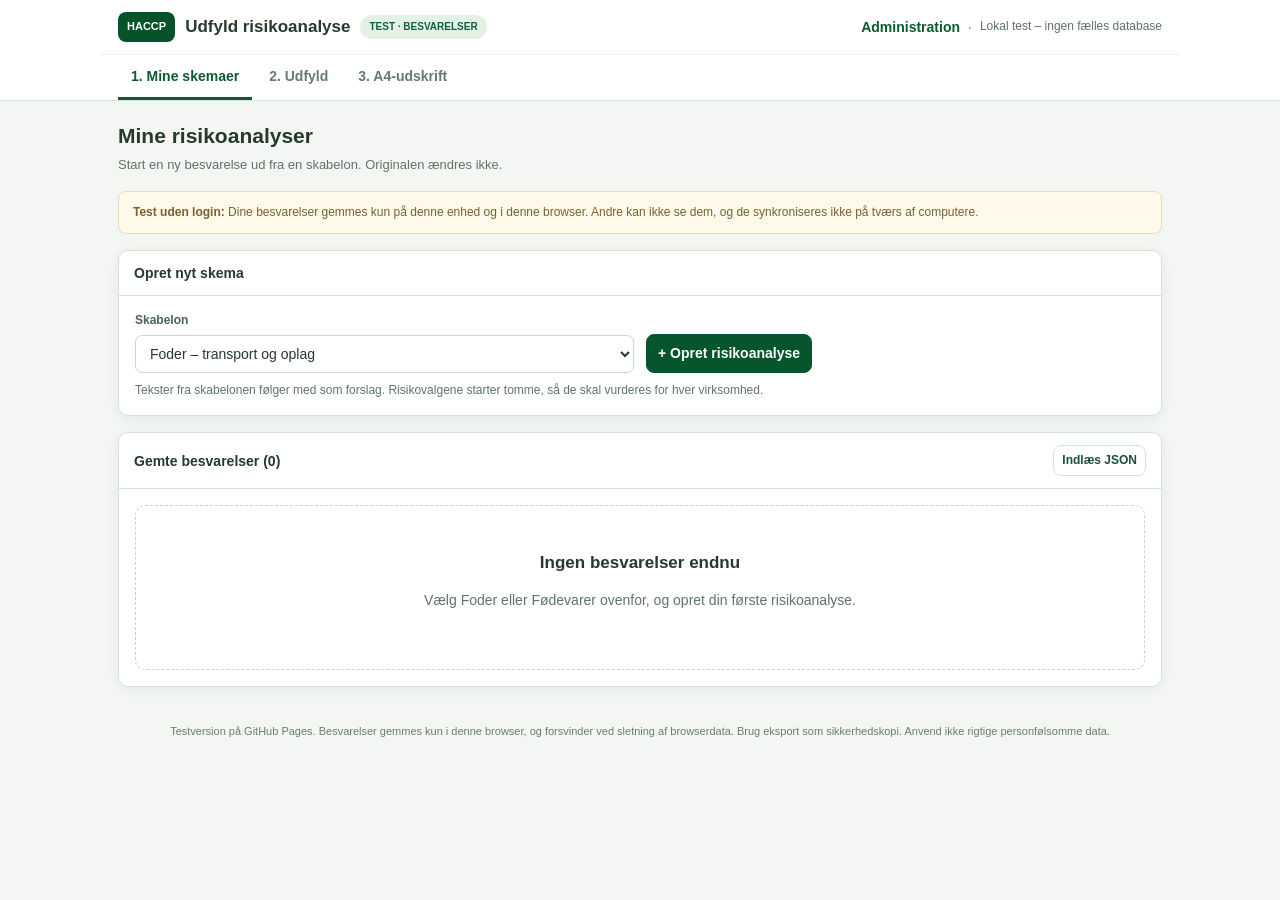
<file: haccp/udfyld.html>
<!DOCTYPE html>
<html lang="da"><head><meta charset="utf-8"><meta name="viewport" content="width=device-width,initial-scale=1"><title>HACCP – udfyld risikoanalyse og udskriv A4 liggende</title><style>

:root{--ink:#26392d;--muted:#607469;--green:#0c5a34;--light:#edf6f0;--line:#d5e2d9;--bg:#f3f6f3;--shadow:0 3px 14px #15372110}
*{box-sizing:border-box}body{margin:0;color:var(--ink);background:var(--bg);font:14px/1.45 "Segoe UI",Arial,sans-serif}button,input,select,textarea{font:inherit}button{cursor:pointer}button:disabled{opacity:.45;cursor:not-allowed}input,select,textarea{width:100%;border:1px solid #c9d7cd;border-radius:7px;padding:9px 10px;background:white;color:var(--ink)}input:focus,select:focus,textarea:focus,button:focus-visible{outline:2px solid #8ab89e;outline-offset:1px}textarea{resize:vertical;min-height:75px}h1,h2,h3,p{margin-top:0}.wrap{max-width:1080px;margin:auto}.header{background:#fff;border-bottom:1px solid var(--line)}.head-inner{padding:12px 18px;display:flex;align-items:center;gap:12px;justify-content:space-between;flex-wrap:wrap}.brand{display:flex;align-items:center;gap:10px;font-weight:850;font-size:17px}.logo{border-radius:8px;color:#fff;background:var(--green);padding:7px 9px;font-size:12px}.tag{font-size:10px;font-weight:800;background:#e2f2e7;color:#11603a;border-radius:30px;padding:5px 9px}.headlinks{display:flex;gap:8px;align-items:center;flex-wrap:wrap}.headlinks a{color:var(--green);text-decoration:none;font-weight:650}.btn{display:inline-flex;align-items:center;justify-content:center;border:1px solid var(--line);border-radius:8px;background:#fff;color:#195138;padding:8px 11px;font-weight:700;gap:5px}.btn:hover{background:#f0f7f2}.btn.primary{background:var(--green);border-color:var(--green);color:white}.btn.primary:hover{background:#084126}.btn.soft{background:var(--light)}.btn.danger{color:#ad3c3c}.btn.sm{padding:6px 8px;font-size:12px}.tabs{display:flex;gap:4px;border-top:1px solid #edf3ee;padding:0 18px;overflow-x:auto}.tabs .tab{border:0;background:transparent;border-bottom:3px solid transparent;padding:11px 13px;font-weight:700;color:#667b6b;white-space:nowrap}.tabs .tab.on{color:var(--green);border-color:var(--green)}.container{padding:20px 18px 25px}.intro{display:flex;align-items:center;justify-content:space-between;gap:12px;margin-bottom:16px}.intro h1{font-size:21px;margin:0 0 4px}.intro p{font-size:13px;color:var(--muted);margin:0}.card{background:white;border:1px solid var(--line);border-radius:10px;box-shadow:var(--shadow);min-width:0}.cardhead{padding:12px 15px;border-bottom:1px solid var(--line);display:flex;align-items:center;justify-content:space-between;gap:10px}.cardhead h2{font-size:14px;margin:0}.cardbody{padding:16px}.field{margin-bottom:13px}.field label{display:block;font-size:12px;font-weight:750;color:#476354;margin-bottom:5px}.field small{display:block;color:#7d8b82;font-weight:450;margin-top:3px}.twocol{display:grid;grid-template-columns:repeat(2,minmax(0,1fr));gap:12px}.formgrid{display:grid;grid-template-columns:repeat(2,minmax(0,1fr));gap:12px}.full{grid-column:1/-1}.hint{font-size:12px;color:var(--muted)}.notice{font-size:12px;padding:12px 14px;background:#fff9e9;border:1px solid #e8dcba;border-radius:8px;color:#796131;margin-bottom:16px}.muted{color:var(--muted)}.list{display:grid;gap:10px}.analysis-card{background:white;border:1px solid var(--line);padding:13px;border-radius:9px;display:flex;align-items:center;justify-content:space-between;gap:12px}.analysis-card h3{font-size:14px;margin:0 0 5px}.analysis-card p{font-size:12px;color:var(--muted);margin:0}.analysis-actions{display:flex;gap:6px;flex-wrap:wrap;justify-content:flex-end}.pill{font-size:11px;font-weight:800;border-radius:40px;padding:4px 8px;display:inline-block;background:#eaf0eb;color:#385143}.pill.green{background:#e1f5e7;color:#176e3c}.pill.orange{background:#fff0c9;color:#835a05}.pill.red{background:#ffdddd;color:#ad3838}.pill.gray{background:#edf0ed;color:#6a7970}.checkline{display:flex;gap:8px;align-items:center;margin:8px 0 12px;font-weight:650}.checkline input{width:auto}.hgrid{display:grid;grid-template-columns:270px minmax(0,1fr);gap:14px;align-items:start}.leftnav{display:flex;flex-direction:column;gap:12px;min-width:0}.list-scroll{max-height:400px;overflow-y:auto}.catbutton,.riskbutton{display:flex;width:100%;text-align:left;align-items:center;justify-content:space-between;gap:8px;padding:9px 11px;border:0;background:transparent;white-space:normal;font-size:12px;line-height:1.35}.riskbutton{border-top:1px solid #f0f4f1}.catbutton:hover,.riskbutton:hover{background:#f5f8f5}.catbutton.on,.riskbutton.on{background:var(--light);color:var(--green);font-weight:800}.riskbutton .label{flex:1}.riskbutton .done{color:#16764e;font-weight:800}.riskbutton .missing{color:#adb9ae}.meta{display:flex;gap:8px;flex-wrap:wrap;align-items:center;margin-bottom:13px}.meta .measure{background:white;border:1px solid var(--line);padding:8px 12px;border-radius:8px;font-size:12px}.meta strong{color:var(--green)}.editorfields{padding:15px 17px}.editorfields .section{font-size:12px;letter-spacing:.3px;text-transform:uppercase;font-weight:850;color:var(--green);border-top:1px solid var(--line);padding-top:13px;margin:18px 0 12px}.choiceboxes{display:flex;gap:14px;flex-wrap:wrap;margin:9px 0 13px}.choiceboxes label{display:flex;gap:7px;font-size:12px;align-items:center}.choiceboxes input{width:auto}.score{background:#f4f7f4;padding:10px 12px;border:1px solid #e0e9e1;border-radius:8px;margin:10px 0 13px;display:flex;align-items:center;justify-content:space-between;gap:8px}.editorfoot{padding:12px 16px;border-top:1px solid var(--line);display:flex;justify-content:space-between;gap:10px;flex-wrap:wrap}.preview-scroll{overflow-x:auto;background:#e6eee8;border:1px solid #d0dad2;border-radius:11px;padding:14px}.preview-head{display:flex;justify-content:space-between;align-items:center;gap:12px;margin-bottom:12px}.preview-head h2{font-size:17px;margin:0 0 4px}.preview-head p{margin:0;color:var(--muted);font-size:12px}.empty{padding:45px 18px;text-align:center;background:white;border:1px dashed #c6d5c9;border-radius:10px}.empty h2{font-size:17px}.empty p{color:var(--muted);max-width:520px;margin:0 auto 14px}.footnote{font-size:11px;padding:12px 18px;color:#6a7e70;text-align:center}.excel-score-na{background:#909e90!important;color:white}.extra-report h2{margin-top:0}#printOnly{display:none}
@media(max-width:830px){.hgrid{grid-template-columns:1fr}.leftnav{display:grid;grid-template-columns:repeat(2,minmax(0,1fr))}.list-scroll{max-height:250px}.formgrid{grid-template-columns:1fr}.meta{gap:5px}}
@media(max-width:560px){.leftnav{grid-template-columns:1fr}.head-inner{gap:8px}.container{padding:14px 10px}.twocol{grid-template-columns:1fr}.intro{align-items:flex-start;flex-direction:column}.analysis-card{align-items:flex-start;flex-direction:column}.tabs{padding:0 7px}.preview-scroll{padding:3px}.headlinks{font-size:12px}}
@media print{.header,.footnote,.container{display:none!important}body{margin:0!important;background:white!important}#printOnly{display:block!important}}

.excel-report{background:white;color:#111;font-family:Arial,Helvetica,sans-serif;margin:0 auto;padding:16px 16px 12px;width:100%;min-width:1100px;box-shadow:0 6px 20px #0001}.excel-front{display:grid;grid-template-columns:minmax(350px,2.5fr) 1fr 1fr 1fr;gap:12px;min-height:107px;margin-bottom:6px}.excel-main-title{font-weight:800;font-size:16px}.excel-subtitle{font-size:14px;color:#666;margin-top:3px}.excel-metadata{margin-top:16px;font-size:11px;line-height:2}.excel-metadata b{display:inline-block;min-width:96px}.excel-legend{font-size:10px;display:flex;flex-direction:column;gap:4px;padding:0 4px}.excel-legend>b{border-bottom:1px solid #999;margin-bottom:5px}.excel-grid{width:100%;border-collapse:collapse;border-spacing:0;table-layout:fixed;font-size:9px;line-height:1.27}.excel-grid th,.excel-grid td{border:1px solid #d0d0ca;padding:5px 4px;vertical-align:top;text-align:left;overflow-wrap:anywhere;white-space:pre-wrap}.excel-grid .excel-bands th{background:#004b21;color:white;border-color:#004b21;font-size:12px;padding:8px 6px}.excel-bands th:last-child{text-align:right}.excel-grid .excel-columns th{background:#e3e3da;color:#202820;text-align:center;vertical-align:middle;font-size:9px;padding:8px 3px}.excel-grid .excel-category td{background:#e3e3da;font-weight:800;font-size:10px;padding:8px}.excel-grid .excel-data td{min-height:24px}.excel-grid .excel-soft{background:#d9eaca;text-align:center}.excel-grid .excel-score{text-align:center;font-weight:800;color:#fff}.excel-grid .excel-score-1{background:#8acb4d}.excel-grid .excel-score-2{background:#ffc20e;color:#272000}.excel-grid .excel-score-3{background:#e24b43}.extra-report{margin-top:30px;break-before:page}.extra-report h2{background:#075329;color:#fff;padding:7px;font-size:14px}.appendix-table{width:100%;border-collapse:collapse;font-size:11px}.appendix-table td,.appendix-table th{border:1px solid #c9d1c9;vertical-align:top;padding:8px;text-align:left;white-space:pre-wrap}.appendix-table th{background:#e6ebe6}.print-disclaimer{text-align:right;font-size:9px;color:#757575;margin-top:8px}

@page{size:A4 landscape;margin:12mm}}

/* V2: fewer distractions in administration */
:root{--blue:#195c4b;--blue-dark:#104838;--pale:#e8f4ef;--bg:#f4f7f5;--border:#d7e1dc}
.logo{background:#075329;font-size:11px}.topbar{min-height:73px;height:auto;flex-wrap:wrap}.tabbar{flex-wrap:wrap;row-gap:0}.navtag{font-size:10px;letter-spacing:.85px;color:#6d7d76;font-weight:800;margin:0 8px 0 2px}.navtag.setup{margin-left:20px;border-left:1px solid var(--border);padding-left:20px}
.btn.primary{background:#07552c;border-color:#07552c}.btn.primary:hover{background:#064423}.pill.blue{background:#e7f2eb;color:#09602c}.item{width:100%;border:0;background:transparent;text-align:left;font-size:13px}.item.active{color:#07552c}.item.active .number{color:#07552c}.riskrow{width:calc(100% - 18px);display:block;background:#fff;text-align:left;white-space:normal;font-size:13px}.riskrow.active{background:#eff8f3;border-color:#93c0a6}.riskrow-title{align-items:flex-start}.riskrow-title span:first-child{white-space:normal}.riskrow-sub{white-space:normal}.panel-tail{padding:10px 15px;border-top:1px solid var(--border)}
.overview-grid{display:flex;align-items:stretch;gap:10px;flex-wrap:wrap;margin-bottom:12px}.overview-grid>div:not(.auto-save){border:1px solid #d8e6de;border-radius:8px;background:#fff;padding:8px 16px;display:flex;gap:7px;align-items:center}.overview-grid strong{font-size:20px;color:#0d5b32}.overview-grid span{font-size:12px;color:#536e60}.overview-grid .auto-save{display:flex;align-items:center;margin-left:auto;color:#1c7752;font-size:12px;font-weight:600}
.quick-meta{background:#fff;border:1px solid var(--border);border-radius:10px;display:flex;align-items:end;gap:15px;padding:12px 17px;margin-bottom:14px}.quick-meta>div{min-width:180px;flex:0 1 260px}.quick-meta>p{flex:1;margin:0 0 9px;color:#677a70;font-size:12px}.quick-meta input{padding:7px 9px}.layout{grid-template-columns:minmax(205px,.7fr) minmax(245px,.95fr) minmax(380px,1.5fr)}.panelheader h2{font-size:14px}.editor .panelbody{padding:20px}.editor textarea{min-height:90px}.editor .field{margin-bottom:17px}.editor label{font-size:12px}.editor .section-title{color:#0d603b}.print-config{display:grid;grid-template-columns:1.3fr .65fr 1.2fr 1.3fr;gap:18px;align-items:end;padding:16px 18px;margin-bottom:15px}.print-config input{padding:8px}.print-config .print-option{font-size:12px;display:inline-flex;gap:5px;align-items:center;margin:3px 15px 3px 0}.print-config .print-option input{width:auto}.print-config .print-help{font-size:12px;line-height:1.6}.screen-note{font-size:12px;color:#607568;margin:6px 0 10px}.preview-scroll{overflow-x:auto;background:#e6eee8;border:1px solid #d0dad2;border-radius:11px;padding:18px}.excel-report{background:white;color:#111;font-family:Arial,Helvetica,sans-serif;margin:0 auto;padding:16px 16px 12px;width:100%;min-width:1100px;box-shadow:0 6px 20px #0001}.excel-front{display:grid;grid-template-columns:minmax(350px,2.5fr) 1fr 1fr 1fr;gap:12px;min-height:107px;margin-bottom:6px}.excel-main-title{font-weight:800;font-size:16px}.excel-subtitle{font-size:14px;color:#666;margin-top:3px}.excel-metadata{margin-top:16px;font-size:11px;line-height:2}.excel-metadata b{display:inline-block;min-width:96px}.excel-legend{font-size:10px;display:flex;flex-direction:column;gap:4px;padding:0 4px}.excel-legend>b{border-bottom:1px solid #999;margin-bottom:5px}.excel-grid{width:100%;border-collapse:collapse;border-spacing:0;table-layout:fixed;font-size:9px;line-height:1.27}.excel-grid th,.excel-grid td{border:1px solid #d0d0ca;padding:5px 4px;vertical-align:top;text-align:left;overflow-wrap:anywhere;white-space:pre-wrap}.excel-grid .excel-bands th{background:#004b21;color:white;border-color:#004b21;font-size:12px;padding:8px 6px}.excel-bands th:last-child{text-align:right}.excel-grid .excel-columns th{background:#e3e3da;color:#202820;text-align:center;vertical-align:middle;font-size:9px;padding:8px 3px}.excel-grid .excel-category td{background:#e3e3da;font-weight:800;font-size:10px;padding:8px}.excel-grid .excel-data td{min-height:24px}.excel-grid .excel-soft{background:#d9eaca;text-align:center}.excel-grid .excel-score{text-align:center;font-weight:800;color:#fff}.excel-grid .excel-score-1{background:#8acb4d}.excel-grid .excel-score-2{background:#ffc20e;color:#272000}.excel-grid .excel-score-3{background:#e24b43}.extra-report{margin-top:30px;break-before:page}.extra-report h2{background:#075329;color:#fff;padding:7px;font-size:14px}.appendix-table{width:100%;border-collapse:collapse;font-size:11px}.appendix-table td,.appendix-table th{border:1px solid #c9d1c9;vertical-align:top;padding:8px;text-align:left;white-space:pre-wrap}.appendix-table th{background:#e6ebe6}.print-disclaimer{text-align:right;font-size:9px;color:#757575;margin-top:8px}
@media(max-width:1250px){.layout{grid-template-columns:210px minmax(245px,1fr)}.layout .editor{grid-column:1/-1}.print-config{grid-template-columns:1fr 1fr}}
@media(max-width:750px){.overview-grid .auto-save{width:100%;margin:0}.quick-meta{flex-wrap:wrap}.quick-meta>div{flex:1 1 100%}.quick-meta>p{flex:1 1 100%}.layout{grid-template-columns:1fr}.layout .editor{grid-column:auto}.tabbar{overflow:auto;flex-wrap:nowrap}.navtag{display:none}.print-config{grid-template-columns:1fr}.preview-scroll{padding:6px}.excel-report{min-width:1100px}}
/* Real print: A4 landscape 297 × 210 mm, repeat column headings across pages. */
@page{size:A4 landscape;margin:7mm 6mm 7mm 6mm}
@media print {
 html,body{width:100%;margin:0!important;padding:0!important;background:#fff!important;print-color-adjust:exact;-webkit-print-color-adjust:exact}
 body>*:not(#printOnly){display:none!important}
 #printOnly{display:block!important;width:100%!important;margin:0!important;padding:0!important}
 #printOnly .excel-report{width:100%!important;min-width:0!important;max-width:none!important;box-shadow:none!important;padding:0!important;margin:0!important}
 #printOnly .excel-front{grid-template-columns:2.8fr 1fr 1fr 1fr;min-height:23mm;gap:2.5mm;margin-bottom:1.5mm}
 #printOnly .excel-main-title{font-size:10pt}#printOnly .excel-subtitle{font-size:9pt}
 #printOnly .excel-metadata{margin-top:2mm;font-size:7pt;line-height:1.5}
 #printOnly .excel-metadata b{min-width:23mm}
 #printOnly .excel-legend{font-size:5.8pt;gap:1mm}
 #printOnly .excel-legend>b{margin-bottom:1mm}
 #printOnly .excel-grid{font-size:6pt;line-height:1.18;width:100%;table-layout:fixed}
 #printOnly .excel-grid th,#printOnly .excel-grid td{padding:1mm .65mm;overflow-wrap:anywhere;word-break:normal;hyphens:auto;}
 #printOnly .excel-grid .excel-bands th{font-size:7.5pt;padding:1.7mm 1mm}
 #printOnly .excel-grid .excel-columns th{font-size:5.8pt;padding:1.6mm .55mm}
 #printOnly .excel-grid .excel-category td{font-size:6.7pt;padding:1.4mm .8mm}
 #printOnly .excel-grid thead{display:table-header-group}
 #printOnly .excel-grid tbody tr{break-inside:avoid;page-break-inside:avoid}
 #printOnly .excel-grid .excel-bands th,#printOnly .excel-grid .excel-columns th{break-inside:avoid}
 #printOnly .extra-report{page-break-before:always;break-before:page;margin-top:0}
 #printOnly .extra-report h2{font-size:9pt}
 #printOnly .appendix-table{font-size:7pt}
 #printOnly .appendix-table tr{break-inside:avoid}
 #printOnly .print-disclaimer{font-size:6pt}
}


</style></head><body>

<div class="header"><div class="wrap"><div class="head-inner"><div class="brand"><span class="logo">HACCP</span>Udfyld risikoanalyse <span class="tag">TEST · BESVARELSER</span></div><div class="headlinks"><a href="./index.html">Administration</a><span class="muted">·</span><span class="hint">Lokal test – ingen fælles database</span></div></div><nav class="tabs" id="tabs"><button class="tab" data-page="overview">1. Mine skemaer</button><button class="tab" data-page="fill">2. Udfyld</button><button class="tab" data-page="print">3. A4-udskrift</button></nav></div></div>
<main class="wrap container"><div id="app"></div></main><div id="printOnly"></div><div class="footnote wrap">Testversion på GitHub Pages. Besvarelser gemmes kun i denne browser, og forsvinder ved sletning af browserdata. Brug eksport som sikkerhedskopi. Anvend ikke rigtige personfølsomme data.</div>
<input id="jsonfile" type="file" accept="application/json,.json" hidden>
<script>
const INITIAL_DATA = {"templates":[{"id":"template-foder","name":"Foder – transport og oplag","subtitle":"HACCP-risikoanalyse · 2027","company":"","date":"2026-10-29","categories":[{"id":"foder-cat-9","name":"1. ORDREMODTAGELSE","risks":[{"id":"foder-risk-10","name":"Ordre, godskrav og undertransportører","processStepBlank":false,"probability":"Lille","severity":"Middel","riskOverride":"auto","riskOverrideReason":"","controlMethod":"","kinds":["Biologisk","Fysisk","Kemisk"],"values":{"riskFactor":"Biologisk / kemisk / fysisk","hazard":"Manglende oplysninger om produkt, dyreart, rengøring og transportkrav kan medføre forkert håndtering og forurening. Mangelfuld instruktion eller kontrol hos undertransportører kan medføre samme farer.","prevent":"Afklar godsart, form, dyreart, rengøring og temperaturkrav. Giv disponent og chauffør adgang til instrukser. Vurdér undertransportørens egnethed og registrering. Aftal krav skriftligt og følg op. Ved GMP+ kontrolleres relevant certifikatscope og efter gældende indkøbskrav.","owner":"Disponent","proofPrevent":"Ordre,fragtbrev, følgeseddel, kundeinstruktion og logbog. Transportaftale, certifikatkontrol og leverandørvurdering.","monitor":"Kontrollér ordre, krav og transportør mod gældende instruks.","frequency":"Hver ordre / ved ændringer.","correct":"Sæt ordre i bero. Afklar mangler og godkend løsning før læsning.","correctOwner":"Disponent","correctProof":"Ordreafklaring og godkendelse."}},{"id":"foder-risk-11","name":"Sporbarhed","processStepBlank":true,"probability":"Lille","severity":"Middel","riskOverride":"auto","riskOverrideReason":"","controlMethod":"","kinds":[],"values":{"riskFactor":"Sporbarhed","hazard":"Manglende afsender-, modtager- eller partioplysninger kan forsinke afgrænsning og tilbagetrækning af usikre fødevarer. Sporbarhedsmangler skaber ikke i sig selv forurening, men kan forværre følgerne.","prevent":"Registrér afsender, erhvervsmodtager, produkt, mængde, parti og transport-ID. Bevar sammenhæng ved omlæsning, oplag og dellevering. Gem oplysninger, så de hurtigt kan findes. Test sporbarhed og beredskab efter fastlagt plan.","owner":"Disponent","proofPrevent":"Fragtbrev, følgeseddel, transportlog og sporbarhedstest.","monitor":"Afstem parti, mængde og modtager / test genfinding.","frequency":"Hver transport. Sporbarhedstest.","correct":"Tilbagehold ved ukendt identitet. Genskab data og afgræns berørte partier.","correctOwner":"Disponent","correctProof":"Rettede data, afvigelse og testresultat."}}]},{"id":"foder-cat-12","name":"2.2. DISPONERING","risks":[{"id":"foder-risk-13","name":"Materiel og kontrol før læsning","processStepBlank":false,"probability":"Lille","severity":"Middel","riskOverride":"auto","riskOverrideReason":"","controlMethod":"","kinds":["Biologisk","Fysisk","Kemisk"],"values":{"riskFactor":"Biologisk / kemisk / fysisk","hazard":"Lastrum, comntainer eller emballage fremstillet af uegnede kontaktmaterialer, med utætheder eller utilstrækkelig beskyttelse kan forurene foder. Skader og løse dele kan tilføre metal, plast, gummi eller andre fremmedlegemer.","prevent":"Vælg materiel egnet til produkt, form og rengøringskrav. Kontrollér kontaktmaterialer, tæthed, beskyttelse, skader og løse dele. Fjern fremmedlegemer, udbedr skader og tag uegnet udstyr ud af drift. Brug dedikeret materiel, hvor krævet.","owner":"Disponent","proofPrevent":"Materieloversigt og egnethedsvurdering. Inspektion før læsning og vedligeholdelseslog.","monitor":"Match materiel og egenskaber med vareprofil.","frequency":"Før disponering / ved ændringer.","correct":"Vælg andet materiel. Ingen læsning før egnethed er afklaret.","correctOwner":"Disponent","correctProof":"Materielvalg og afvigelsesrapport."}},{"id":"foder-risk-14","name":"Produktsekvens, overslæb og animalske proteiner","processStepBlank":false,"probability":"Lille","severity":"Middel","riskOverride":"auto","riskOverrideReason":"","controlMethod":"","kinds":["Biologisk","Kemisk"],"values":{"riskFactor":"Kemisk / biologisk / anvendelsesbegrænsning","hazard":"Overslæb af koncentrerede tilsætningsstoffer eller lægemidler kan give overdosering eller reststoffer i foder- og eventuelt fødevarekæden. Animalske proteiner kan overføres til foder, hvor de ikke må forekomme, så produktet bliver uegnet eller ulovligt (Tilsætningsstoffer, premix, lægemiddelfoder og animalske proteiner). Ved samlæsning med andre godstyper skal det sikres, at godset er foreneligt og ikke kan forurene foderet.","prevent":"Tøm for rester i rum, snegle, slanger og pumper. Afklar lægemiddelfoder, proteinets oprindelse, mål-dyreart og konkrete restriktioner. Planlæg sekvens og adskillelse, anvend dokumenteret effektiv rengøring og dedikeret materiel, hvor nødvendigt/krævet. Dokumentér kontrol af overslæb og tilpas til produktkrav.","owner":"Chauffør og disponent","proofPrevent":"Transportrækkefølge, rengøringslog og produktkrav. Produktinstruktion, rengøringsdokumentation og kontrol. Produktdata, transportsekvens og rengøringsregistrering.","monitor":"Match materiel og egenskaber med vareprofil.","frequency":"Før disponering / ved ændringer.","correct":"Vælg andet materiel. eller dokumenteret rengøring af valgt udstyr. Ingen læsning før egnethed er afklaret.","correctOwner":"Disponent","correctProof":"Materielvalg og afvigelsesrapport."}},{"id":"foder-risk-15","name":"GMP+ certificerede virksomheder (supplerende krav)\n\nTidligere læs, IDTF og frigivelse","processStepBlank":false,"probability":"Lille","severity":"Middel","riskOverride":"auto","riskOverrideReason":"","controlMethod":"","kinds":["Biologisk","Fysisk","Kemisk"],"values":{"riskFactor":"Biologisk / kemisk / fysisk","hazard":"Ukendt lasthistorik, forkert produktklassifikation eller rengøringsprocedure kan efterlade skadelige rester fra forudgående læs. For GMP+ certificerede virksomheder er der iht. GMP+/IDTF for bulktransporter  produkter, som betegnes som forbudte læs, der uden korrekt frigivelse kan forurene efterfølgende foder.","prevent":"Registrér læsserækkefølge pr. rum og rengøring. Ved GMP+-vejtransport kontrolleres mindst de tre seneste læs og rengøringer. Brug aktuel IDTF og relevante skærpede kundekrav, afklar ukendte produkter. Spær efter forbudt læs og gennemfør dokumenteret frigivelse efter gældende TS1.9. Almindelig vask erstatter ikke formel frigivelse.","owner":"Disponent","proofPrevent":"Læshistorik pr. lastrum og rengøringsregistrering, IDTF-opslag, produktidentifikation og rengøringsinstruktion. Spærring, frigivelsesdokumentation og godkendelse.","monitor":"Match materiel og egenskaber med vareprofil.","frequency":"Før disponering / ved ændringer.","correct":"Vælg andet materiel. eller dokumenteret rengøring af valgt udstyr. Ingen læsning før egnethed er afklaret.","correctOwner":"Disponent","correctProof":"Materielvalg og afvigelsesrapport."}}]},{"id":"foder-cat-16","name":"2.3. TEMPERATURREGULERING","risks":[{"id":"foder-risk-17","name":"Transport – temperaturstyring ved køl og frost","processStepBlank":false,"probability":"Lille","severity":"Middel","riskOverride":"auto","riskOverrideReason":"","controlMethod":"","kinds":["Biologisk"],"values":{"riskFactor":"Biologisk","hazard":"Defekt køling, forkert indstilling eller dårlig luftcirkulation kan medføre temperaturafvigelser. Kølevarer kan få mikrobiologisk vækst. Optøning af frostvarer kan efterfølges af vækst, hvis tid og temperatur tillader det; ikke enhver kortvarig stigning gør varen usikker.","prevent":"Fastlæg produktspecifikke temperatur- og tidskrav med kilde. Skeln mellem varetemperatur, lufttemperatur og køleanlæggets indstilling. Overvåg med egnet udstyr; kontrollér alarmer, døre og luftcirkulation. Registrér forløbet. Ingen generel temperaturtolerance anvendes for alle varer.","owner":"Chauffør og disponent","proofPrevent":"Varekrav, temperaturlog, alarmer og kontrol af måleudstyr.","monitor":"Følg temperaturforløb og alarmer mod varekrav.","frequency":"Løbende efter plan / ved alarm.","correct":"Ret køling. Tilbagehold gods. Vurder tid og temperatur før frigivelse.","correctOwner":"Chauffør / disponent","correctProof":"Temperaturlog og begrundet varebeslutning."}}]},{"id":"foder-cat-18","name":"2.4. TRANSPORT OG LEVERING","risks":[{"id":"foder-risk-19","name":"Modtagekontrol – emballage, fremmedlegemer og mykotoksiner","processStepBlank":false,"probability":"Lille","severity":"Middel","riskOverride":"auto","riskOverrideReason":"","controlMethod":"","kinds":["Biologisk","Fysisk","Kemisk"],"values":{"riskFactor":"Biologisk / kemisk / fysisk","hazard":"Emballagebrud og fugt kan give forurening, fremmedlegemer kan skade dyr. Mykotoksiner kan allerede være i foderet, og fugt/tid kan fremme skimmelvækst og yderligere toksindannelse. Mykotoksiner er en kemisk fare.","prevent":"Kontrollér emballage, fugt, lækage, spild og tilgængeligt gods/læsseforhold for fremmedlegemer, skimmel, varme og unormal lugt. Skeln mellem ydre skade og brud på produktbeskyttelse. Tilbagehold mistænkeligt gods og aftal relevante analyser. Visuel kontrol udelukker ikke alle fremmedlegemer eller mykotoksiner.","owner":"Chauffør","proofPrevent":"Anmærkning på transportdokument samt foto","monitor":"Sammenhold gods og dokumenter. Kontrollér synlige afvigelser.","frequency":"Ved hver modtagelse/læsning.","correct":"Afvis eller tilbagehold berørt gods. Afklar egnethed før transport.","correctOwner":"Chauffør / disponent","correctProof":"Afvigelse, fotos og varevurdering."}},{"id":"foder-risk-20","name":"Læsning, håndtering og samlæsning","processStepBlank":false,"probability":"Lille","severity":"Middel","riskOverride":"auto","riskOverrideReason":"","controlMethod":"","kinds":["Biologisk","Fysisk","Kemisk"],"values":{"riskFactor":"Biologisk / kemisk / fysisk","hazard":"Uforenelig samlast, lækage mellem rum, støv og urent udstyr kan medføre krydskontaminering og sammenblanding.","prevent":"Vurdér forenelighed og ordnings-/kundekrav. Hold partier adskilt og kontrollér skotter, ventiler og tæthed. Brug rene slanger, snegle og tilslutninger. Beskyt mod andre produkters støv/spild. Instruér medarbejdere i foderhygiejne.","owner":"Chauffør","proofPrevent":"Læsseplan, kontrol af tæthed og kundeinstruktion. Udstyrskontrol og hygiejneinstruktion.","monitor":"Bekræft destination og kontrollér udstyr før æsning, samt evt. samlæsning.","frequency":"Hver oplæsning / hver tilkobling.","correct":"Stop læsning, og kontakt disponent.","correctOwner":"Chauffør / disponent","correctProof":"Leveringsafvigelse og varebeslutning."}},{"id":"foder-risk-21","name":"Transport, omlæsning og midlertidigt oplag","processStepBlank":false,"probability":"Lille","severity":"Middel","riskOverride":"auto","riskOverrideReason":"","controlMethod":"","kinds":["Biologisk","Fysisk","Kemisk"],"values":{"riskFactor":"Biologisk / fysisk / kemisk / sporbarhed","hazard":"Regn, kondens, skadedyr og utilstrækkelig afdækning kan forurene eller opfugte foder. Forkert temperatur eller lang holdetid kan give vækst/fordærv. Omlæsning/oplag kan give sammenblanding, tab af sporbarhed.","prevent":"Kontrollér presenning, luger og tæthed. Hold foder beskyttet og begræns opholdstid. Overvåg produktspecifik temperatur/tid, hvor nødvendig. Kontrollér skadedyr og håndtér fund. Brug egnede og godkendte omlæsnings-/oplagssteder. Kontrollér lasthistorik/rengøring ved rumskift og bevar adskillelse, identitet og ordningsstatus.","owner":"Chauffør / Lagermedarbejder","proofPrevent":"Logbog. Materielkontrol og hændelsesregistrering. Produktkrav, temperaturlog og transporttider. Inspektion og skadedyrsregistrering. Omlæsningslog, læshistorik og sporbarhed.","monitor":"Kontrollér beskyttelse, sted, temperatur og parti.","frequency":"Ved overførsel / under oplag","correct":"Stop håndtering. Beskyt og isolér gods. Vurder omfang og egnethed.","correctOwner":"Disponent / lageransvarlig","correctProof":"Afvigelse og beslutning om godset."}},{"id":"foder-risk-22","name":"Aflæsning, levering og beredskab","processStepBlank":false,"probability":"Lille","severity":"Middel","riskOverride":"auto","riskOverrideReason":"","controlMethod":"","kinds":["Biologisk","Fysisk","Kemisk"],"values":{"riskFactor":"Biologisk / fysisk / kemisk / sporbarhed","hazard":"Urent udstyr eller forurenet indblæsningsluft kan tilføre mikroorganismer, olie og fremmedlegemer. Forkert silo, tank eller dyreart kan give uegnet foder eller forkert dosis. Uheld, spild og mangelfuld afvigelseshåndtering kan føre til levering af usikkert foder.","prevent":"Kontrollér slanger, koblinger, pumper, snegle, filtre og kompressor; beskyt tilslutninger og fjern rester. Bekræft produkt, parti, modtager og fysisk silo/tank med modtager før aflæsning. Stop ved tvivl. Ved uheld/afvigelse: beskyt, identificér og tilbagehold gods, kontakt ansvarlig og dokumentér vurdering/frigivelse eller afvisning samt eventuel tilbagetrækning.","owner":"Chauffør","proofPrevent":"Udstyrskontrol, service- og rengøringslog. Siloidentifikation, ordre og leveringskvittering. Hændelsesrapport, kundeafklaring og frigivelsesbeslutning.","monitor":"Bekræft destination og kontrollér udstyr før aflæsning.","frequency":"Hver aflæsning.","correct":"Stop aflæsning, vurder omfang og evt. skader/omfang og kontakt disponent.","correctOwner":"Chauffør / disponent","correctProof":"Afvigelse og beslutning om godset."}},{"id":"foder-risk-23","name":"Afvigelser, havari og beredskab","processStepBlank":false,"probability":"Lille","severity":"Middel","riskOverride":"auto","riskOverrideReason":"","controlMethod":"","kinds":["Biologisk","Fysisk","Kemisk"],"values":{"riskFactor":"Biologisk / kemisk / fysisk","hazard":"Uheld, spild, havari eller forsinkelse kan give temperaturafvigelser eller forurening. Mangelfuld reaktion kan føre til levering af usikre fødevarer.","prevent":"Følg beredskabsprocedure. Beskyt, identificér og tilbagehold berørt gods. Kontakt ansvarlig og registrér forløbet. Frigiv først efter dokumenteret vurdering. Iværksæt tilbagetrækning/tilbagekaldelse og underretning, hvor påkrævet.","owner":"Chauffør og disponent","proofPrevent":"Beredskabsplan, hændelsesrapport, plan for tilbagetrækning og frigivelsesbeslutning.","monitor":"Registrér hændelse og kontrollér afgrænsning og handling.","frequency":"Straks ved hændelse.","correct":"Tilbagehold. Iværksæt nødvendig tilbagetrækning og ret årsagen.","correctOwner":"Egenkontrolansvarlig","correctProof":"Hændelse, underretning og opfølgning."}}]},{"id":"foder-cat-24","name":"2.5. RENGØRING","risks":[{"id":"foder-risk-25","name":"Rengøring, desinfektion og tørring","processStepBlank":false,"probability":"Lille","severity":"Middel","riskOverride":"auto","riskOverrideReason":"","controlMethod":"","kinds":["Biologisk","Kemisk"],"values":{"riskFactor":"Biologisk / kemisk","hazard":"Utilstrækkelig rengøring kan overføre mikroorganismer, herunder Salmonella. Kemirester kan forurene foder. Restvand efter vådrengøring kan opfugte tørt foder og give vækstbetingelser for skimmel og andre mikroorganismer. Utilstrækkelig rengøring eller rester af rengørings-, desinfektions- og smøremidler kan medføre sundhedsskade.","prevent":"Brug dokumenteret egnet rengøring og eventuel desinfektion. Følg IDTF hvor det er relevant (GMP+ certificerede virksomheder). Følg dosering, kontakttid og skylning. Kontrollér mod skadelige rester. Tøm og tør materiel før tørt foder. Kontrollér renhed, lugt og restvand. Udfør risikobaseret hygiejnekontrol. Udskyd læsning ved mangelfuld rengøring/tørring. Procedure for rengøring","owner":"Chauffør og disponent","proofPrevent":"Vaskecertifikat, logbog, foto, registreringer på transportdokumenter, rengøringsinstruktion, data om rengøringsmidler, rengøringsregistrering, validering og kontrolresultater.","monitor":"Kontrollér historik, udført rengøring og rester.","frequency":"Før hvert læs / efter spild/produktskift.","correct":"Stop læsning. Rengør igen og kontrollér effekt. Isolér berørt gods.","correctOwner":"Disponent / rengøringsansvarlig","correctProof":"Rengøring, kontrol og eventuel frigivelse."}}]},{"id":"foder-cat-26","name":"2.6. VEDLIGEHOLD","risks":[{"id":"foder-risk-27","name":"Materiel, vedligehold og måleudstyr","processStepBlank":false,"probability":"Lille","severity":"Middel","riskOverride":"auto","riskOverrideReason":"","controlMethod":"","kinds":["Biologisk","Fysisk","Kemisk"],"values":{"riskFactor":"Biologisk / kemisk / fysisk","hazard":"Uegnet materiel, skader eller løse dele kan medføre forurening eller fremmedlegemer.","prevent":"Vælg egnet køretøj, tank og udstyr. Kontrollér materialer, læshistorik og eventuelle krav om dedikeret materiel. Kontrollér skader, pakninger og løse dele før brug. Tag uegnet udstyr ud af drift og vurder tidligere transporter ved målefejl.","owner":"Chauffør og disponent","proofPrevent":"Materieloversigt, kundeinstruktion og læshistorik. Kontrol før læsning og vedligeholdelsesregistrering; Vedligeholdelsesplan og kontrol af måleudstyr. Logbog og foto.","monitor":"Kontrollér tilstand, service, måleudstyr og ATP-gyldighed.","frequency":"Før brug / service/kalibrering.","correct":"Spær materiel. Reparer og kontrollér; vurder tidligere berørt gods.","correctOwner":"Materielansvarlig / disponent","correctProof":"Service, kontrol og genfrigivelse."}}]},{"id":"foder-cat-28","name":"2.7. HYGIEJNE","risks":[{"id":"foder-risk-29","name":"Hygiejne","processStepBlank":false,"probability":"Lille","severity":"Middel","riskOverride":"auto","riskOverrideReason":"","controlMethod":"","kinds":["Biologisk","Fysisk","Kemisk"],"values":{"riskFactor":"Biologisk / kemisk / fysisk","hazard":"Sygdom, urene hænder eller arbejdstøj og uhensigtsmæssig adfærd kan overføre mikroorganismer til foder. Tabte smykker, kuglepenne og andre personlige genstande kan give fremmedlegemer og skade dyr.","prevent":"Instruér medarbejdere i hygiejnekrav, rent arbejdstøj og sygdomsmelding. Undgå spisning og rygning nær foder. Fjern smykker og løse genstande ved håndtering af uemballeret foder og opbevar personlige ejendele sikkert. Kontrollér, at instruktionerne følges.","owner":"Leder og disponent","proofPrevent":"Hygiejneinstruks og dokumenteret oplæring.","monitor":"Observer adfærd og hygiejne / kontrollér instruktion.","frequency":"Ved opstart / løbende/ ved sygdom.","correct":"Stop risikofyldt håndtering. Geninstruér og vurder berørt gods.","correctOwner":"Leder / disponent","correctProof":"Instruktion, afvigelse og opfølgning."}}]}],"fields":[{"id":"riskFactor","label":"Risikofaktor","type":"text","section":"fare"},{"id":"hazard","label":"Farebeskrivelse","type":"textarea","section":"fare"},{"id":"prevent","label":"Forebyggende foranstaltninger","type":"textarea","section":"forebyggelse"},{"id":"owner","label":"Ansvarlig","type":"text","section":"forebyggelse"},{"id":"proofPrevent","label":"Dokumentation","type":"textarea","section":"forebyggelse"},{"id":"monitor","label":"Overvågning","type":"textarea","section":"forebyggelse"},{"id":"frequency","label":"Frekvens","type":"text","section":"forebyggelse"},{"id":"correct","label":"Korrigerende handling","type":"textarea","section":"korrigering"},{"id":"correctOwner","label":"Ansvarlig","type":"text","section":"korrigering"},{"id":"correctProof","label":"Dokumentation for kontrol","type":"textarea","section":"korrigering"}],"sections":[{"id":"fare","name":"Fare og risikofaktor"},{"id":"forebyggelse","name":"Forebyggelse og overvågning"},{"id":"korrigering","name":"Korrigerende handlinger"}],"guidance":[{"title":"Felt / emne","text":"Udfyldning / vejledning"},{"title":"Virksomhed","text":""},{"title":"Omfang / varer / transportformer","text":""},{"title":"Analyse udført af / HACCP-team","text":""},{"title":"Version / dato","text":""},{"title":"Godkendt af / dato","text":""},{"title":"Næste revision","text":""},{"title":"Anvendelse","text":"Tilpas til egne varer. Vurdér farer generelt og særskilt for hver godsart ellersupplerende fare. Ved forskellig væsentlighed, kritisk grænse eller CCP/OPRP-styring anvendes særskilt vurdering/bilag eller flere rækker. Markér irrelevante dele med begrundelse."},{"title":"Procesforløb","text":"Ordre - valg af materiel - rengøring og kontrol - modtagelse - læsning - transport - eventuel omlæsning/oplag - levering. Beskriv eget flow og bekræft det i praksis."},{"title":"Produktbeskrivelse","text":"Angiv fodertyper, tør/våd/flydende form, emballage, dyreart, tilsætningsstoffer, animalske bestanddele og særlige krav. Vurdér konsekvenser for både dyr og mennesker via fødevarekæden."},{"title":"Alvorlighed: 1 – lille","text":"Begrænset helbredsmæssig konsekvens. Rene kvalitetsfejl vurderes særskilt. Emballagens beskyttelse påvirker primært sandsynligheden."},{"title":"Alvorlighed: 2 – middel","text":"Kan medføre sygdom eller skade af moderat omfang. Begrund med den konkrete fare og dyreart og eventuelle konsekvenser i fødevarekæden."},{"title":"Alvorlighed: 3 – stor","text":"Kan medføre alvorlig sygdom, varig skade eller dødsfald. Sygdomsfremkaldende mikroorganismer, toksiner, lægemiddelrester og skarpe fremmedlegemer kan have stor alvorlighed."},{"title":"Sandsynlighed: 1 – lav","text":"Faren vurderes sjældent at opstå under de forhold, der vurderes. Underbyg med relevante data og erfaringer."},{"title":"Sandsynlighed: 2 – middel","text":"Faren kan opstå lejlighedsvis under de forhold, der vurderes."},{"title":"Sandsynlighed: 3 – høj","text":"Faren forekommer ofte eller er forventelig under de forhold, der vurderes."},{"title":"Før og efter kontrol","text":"Vurder først sandsynligheden uden de beskrevne kontrolforanstaltninger. Vurder derefter restrisikoen med implementerede og dokumenteret effektive kontroller. Alvorligheden er den samme, hvis konsekvensen ved faren er uændret."},{"title":"Risikoscore","text":"Score = alvorlighed × sandsynlighed (1–3). Lille: 1 / Middel: 2 / Høj: 3. Grænserne er ikke lovbestemte og skal godkendes af virksomheden."},{"title":"Væsentlig fare / accept","text":"Brug score sammen med faglig vurdering. Stor alvorlighed kræver særskilt begrundelse også ved lav sandsynlighed. En lav score dokumenterer ikke i sig selv, at risikoen er acceptabel."},{"title":"Valg af styring","text":"GHP (PRP): god hygiejnepraksis. OPRP: operationelt basisprogram. CCP: kritisk kontrolpunkt. System: fx sporbarhed. Begrund valget ud fra faren og kontrollens funktion. Score alene afgør ikke, om noget er et CCP."},{"title":"Acceptkriterier / kritiske grænser","text":"Angiv konkrete vare- og proceskrav, temperaturgrænser, tolerancer og eventuelle tidsgrænser med kilde. Ved CCP angives valideret kritisk grænse, overvågning og korrigerende handling."},{"title":"Overvågning","text":"Beskriv hvad der kontrolleres, hvordan, hvor ofte, af hvem og hvor resultatet registreres. Supplér forslagene med virksomhedens konkrete rutiner."},{"title":"Afvigelser","text":"Beskriv stop, tilbageholdelse, kontakt til kunden, vurdering og frigivelse eller afvisning af gods. Registrér årsag, handling, ansvarlig og opfølgning. Fotos er supplerende dokumentation."},{"title":"Validering / verifikation","text":"Validering dokumenterer, at kontrolmetoden kan styre faren. Verifikation efterprøver, at den anvendes og virker som planlagt, fx ved registreringsgennemgang, audit, prøver og sporbarhedstest."},{"title":"Dokumentation af sandsynlighed","text":"Brug afvigelser, reklamationer, rengørings- og temperaturdata, vedligeholdelse og audits. Uddannelse understøtter styringen, men dokumenterer ikke alene lav sandsynlighed."},{"title":"Revision","text":"Revidér ved ændringer i varer, materiel, processer eller krav samt efter relevante hændelser og ved planlagt gennemgang. Dokumentér godkendelse og revision."},{"title":"Særlige fodertyper","text":"Lægemiddelfoder, animalske proteiner og andre animalske biprodukter kræver produktspecifik afklaring. Tilpas med relevante særregler. Der indsættes ingen generelle grænseværdier for alle fodertyper."}],"actions":[],"printOptions":{"actions":false,"guidance":false},"settings":{"riskKinds":["Biologisk","Fysisk","Kemisk"],"probLabels":["Lille","Middel","Stor"],"sevLabels":["Lille","Middel","Stor"],"riskLabels":["Lille","Væsentlig","Høj"],"controlMethods":["PRP og GMP","OPRP","CCP"],"matrix":[[1,1,2],[1,2,3],[2,3,3]]}},{"id":"template-foedevarer","name":"Fødevarer – transport og oplag","subtitle":"HACCP-risikoanalyse · 2027","company":"","date":"2026-10-29","categories":[{"id":"foedevarer-cat-9","name":"1. ORDREMODTAGELSE","risks":[{"id":"foedevarer-risk-10","name":"Ordre, godskrav og undertransportører","processStepBlank":false,"probability":"Lille","severity":"Middel","riskOverride":"auto","riskOverrideReason":"","controlMethod":"","kinds":["Biologisk","Fysisk","Kemisk"],"values":{"riskFactor":"Biologisk / kemisk / fysisk / allergener","hazard":"Manglende oplysninger om temperatur, allergener, rengøring eller adskillelse kan føre til forkert håndtering og forurening. Mangelfuld instruktion eller kontrol hos undertransportører kan medføre samme farer.","prevent":"Afklar varetype, emballering, temperatur/tid, allergener og rengøringskrav før accept. Giv chauffør og disponent skriftlig instruks. Kontrollér undertransportørens relevante registrering og egnethed; aftal ansvar og dokumentation. Kundeinstrukser må ikke tilsidesætte lovkrav.","owner":"Disponent","proofPrevent":"Ordre, varekrav, transportaftale og leverandørvurdering.","monitor":"Kontrollér ordre, krav og transportør mod gældende instruks.","frequency":"Hver ordre / ved ændringer.","correct":"Sæt ordre i bero. Afklar mangler og godkend løsning før læsning.","correctOwner":"Disponent","correctProof":"Ordreafklaring og godkendelse."}},{"id":"foedevarer-risk-11","name":"Sporbarhed","processStepBlank":true,"probability":"Lille","severity":"Middel","riskOverride":"auto","riskOverrideReason":"","controlMethod":"","kinds":[],"values":{"riskFactor":"Sporbarhed","hazard":"Manglende afsender-, modtager- eller partioplysninger kan forsinke afgrænsning og tilbagetrækning af usikre fødevarer. Sporbarhedsmangler skaber ikke i sig selv forurening, men kan forværre følgerne.","prevent":"Registrér afsender, erhvervsmodtager, produkt, mængde, parti og transport-ID. Bevar sammenhæng ved omlæsning, oplag og dellevering. Gem oplysninger, så de hurtigt kan findes. Test sporbarhed og beredskab efter fastlagt plan.","owner":"Disponent","proofPrevent":"Fragtbrev, følgeseddel, transportlog og sporbarhedstest.","monitor":"Afstem parti, mængde og modtager / test genfinding.","frequency":"Hver transport. Sporbarhedstest.","correct":"Tilbagehold ved ukendt identitet. Genskab data og afgræns berørte partier.","correctOwner":"Disponent","correctProof":"Rettede data, afvigelse og testresultat."}}]},{"id":"foedevarer-cat-12","name":"2.2. DISPONERING","risks":[{"id":"foedevarer-risk-13","name":"Materiel, vedligehold og måleudstyr","processStepBlank":false,"probability":"Lille","severity":"Stor","riskOverride":"auto","riskOverrideReason":"","controlMethod":"","kinds":["Biologisk","Fysisk","Kemisk"],"values":{"riskFactor":"Biologisk / kemisk / fysisk","hazard":"Uegnet lastrum, tank, kontaktmateriale eller udstyr kan forurene fødevarer eller give utilstrækkelig beskyttelse og temperaturstyring. Faren afhænger af varetype og emballering.","prevent":"Vælg materiel efter varetype, emballering, temperatur og transporttid. Kontrollér kontaktmaterialer, tæthed og mulighed for rengøring. Ved bulk i flydende, pulver- eller granulatform anvendes relevante beholdere/tanke forbeholdt fødevarer med påkrævet mærkning.","owner":"Disponent","proofPrevent":"Materieloversigt, godsart og dokumentation for egnethed.","monitor":"Match materiel og egenskaber med vareprofil.","frequency":"Før disponering / ved ændringer.","correct":"Vælg andet materiel. Ingen læsning før egnethed er afklaret.","correctOwner":"Disponent","correctProof":"Materielvalg og afvigelsesrapport."}}]},{"id":"foedevarer-cat-14","name":"2.3. TEMPERATURREGULERING","risks":[{"id":"foedevarer-risk-15","name":"Forkøling, læsning og samlæsning","processStepBlank":false,"probability":"Lille","severity":"Middel","riskOverride":"auto","riskOverrideReason":"","controlMethod":"","kinds":["Biologisk","Fysisk","Kemisk"],"values":{"riskFactor":"Biologisk / kemisk / fysisk / allergen","hazard":"For varm vare, manglende forkøling eller lang læssetid kan bryde kølekæden og muliggøre vækst eller toksindannelse. Urent udstyr og uforenelig samlast kan overføre mikroorganismer, kemikalier, allergener eller fremmedlegemer.","prevent":"Forkøl, hvor påkrævet, og kontrollér køleanlæggets temperaturindstilling. Kontrollér varetemperatur med egnet metode og begræns læssetid. Brug rent udstyr; beskyt mod gulvkontakt. Samlæs kun forenelige varer, forebyg lækage og sikr adskillelse og luftcirkulation.","owner":"Chauffør","proofPrevent":"Temperatur, læssetid, læsseplan og kontrol før læsning.","monitor":"Kontrollér temperatur, renhed, adskillelse og læssetid.","frequency":"Før og under hver læsning.","correct":"Stop læsning. Ret forholdet og tilbagehold berørt gods til vurdering.","correctOwner":"Chauffør / disponent","correctProof":"Målinger, afvigelse og frigivelse."}},{"id":"foedevarer-risk-16","name":"Transport – temperaturstyring ved køl og frost","processStepBlank":false,"probability":"Lille","severity":"Stor","riskOverride":"auto","riskOverrideReason":"","controlMethod":"","kinds":["Biologisk"],"values":{"riskFactor":"Biologisk","hazard":"Defekt køling, forkert indstilling eller dårlig luftcirkulation kan medføre temperaturafvigelser. Kølevarer kan få mikrobiologisk vækst. Optøning af frostvarer kan efterfølges af vækst, hvis tid og temperatur tillader det; ikke enhver kortvarig stigning gør varen usikker.","prevent":"Fastlæg produktspecifikke temperatur- og tidskrav med kilde. Skeln mellem varetemperatur, lufttemperatur og køleanlæggets indstilling. Overvåg med egnet udstyr; kontrollér alarmer, døre og luftcirkulation. Registrér forløbet. Ingen generel temperaturtolerance anvendes for alle varer.","owner":"Chauffør og disponent","proofPrevent":"Varekrav, temperaturlog, alarmer og kontrol af måleudstyr.","monitor":"Følg temperaturforløb og alarmer mod varekrav.","frequency":"Løbende efter plan / ved alarm.","correct":"Ret køling. Tilbagehold gods. Vurder tid og temperatur før frigivelse.","correctOwner":"Chauffør / disponent","correctProof":"Temperaturlog og begrundet varebeslutning."}}]},{"id":"foedevarer-cat-17","name":"2.4. TRANSPORT OG LEVERING","risks":[{"id":"foedevarer-risk-18","name":"Modtagekontrol – emballeret, bulk og løst gods","processStepBlank":false,"probability":"Lille","severity":"Stor","riskOverride":"auto","riskOverrideReason":"","controlMethod":"","kinds":["Biologisk","Fysisk"],"values":{"riskFactor":"Biologisk / fysisk","hazard":"Brud på beskyttende emballage, fugt, fremmedlegemer eller kontakt med urene flader kan forurene fødevarer. Kemisk forurening og sygdomsfremkaldende mikroorganismer kan forekomme uden synlige tegn.","prevent":"Kontrollér produkt, parti, emballage, temperatur hvor relevant og tegn på fugt, lækage eller forurening. Skeln mellem ydre emballageskade og brud på produktbeskyttelsen. Kontrollér løst gods og læsseforhold. Aftal nødvendige produktkontroller; udseende og lugt alene dokumenterer ikke sikkerhed.","owner":"Chauffør / disponent","proofPrevent":"Modtagekontrol og transportdokumenter; fotos ved afvigelser.","monitor":"Sammenhold gods og dokumenter. Kontrollér synlige afvigelser.","frequency":"Ved hver modtagelse / læsning.","correct":"Afvis eller tilbagehold berørt gods. Afklar egnethed før transport.","correctOwner":"Chauffør / disponent","correctProof":"Afvigelse, fotos og varevurdering."}},{"id":"foedevarer-risk-19","name":"Beskyttelse, omlæsning og midlertidigt oplag","processStepBlank":false,"probability":"Lille","severity":"Middel","riskOverride":"auto","riskOverrideReason":"","controlMethod":"","kinds":["Biologisk","Fysisk"],"values":{"riskFactor":"Biologisk / fysisk / allergen / kvalitet","hazard":"Vejrlig, fugt, kondens og skadedyr kan forurene eller skade gods. Omlæsning/oplag kan bryde temperaturkæden, give sammenblanding eller emballageskader og svække sporbarheden.","prevent":"Hold lastrum tørt, lukket og beskyttet mod vejrlig og skadedyr. Brug egnede omlæsnings-/oplagssteder: kontrollér renhed, adskillelse, emballage og godskrav. Begræns opholdstid, bevar temperaturstyring hvor nødvendig og fasthold partiidentitet ved skift af køretøj. Reagér på skadedyr og forurening.","owner":"Chauffør / Lagermedarbejder","proofPrevent":"Kundeinstruktion og kontrolregistrering. Inspektion og skadedyrsregistrering. Omlæsningsregistrering, temperaturlog og sporbarhed.","monitor":"Kontrollér beskyttelse, sted, temperatur og parti.","frequency":"Ved overførsel / under oplag.","correct":"Stop håndtering. Beskyt og isolér gods. Vurder omfang og egnethed.","correctOwner":"Disponent / lageransvarlig","correctProof":"Afvigelse og beslutning om godset."}},{"id":"foedevarer-risk-20","name":"Aflæsning og levering","processStepBlank":false,"probability":"Lille","severity":"Middel","riskOverride":"auto","riskOverrideReason":"","controlMethod":"","kinds":["Biologisk","Fysisk"],"values":{"riskFactor":"Biologisk / fysisk / sporbarhed","hazard":"Lang aflæsningstid, urent losse-/modtageudstyr eller levering til forkert tank, silo eller modtager kan give temperaturafvigelser, forurening, sammenblanding og tab af sporbarhed.","prevent":"Bekræft modtager, produkt, parti og faktisk tank/silo, hvor relevant, før tilkobling. Kontrollér slanger og losseforhold; beskyt kontaktflader mod jord og rester. Begræns aflæsningstid og overhold temperaturkrav. Registrér mængde, tidspunkt, afvist gods og kvittering.","owner":"Chauffør","proofPrevent":"Leveringskvittering, destination, udstyrskontrol og temperatur.","monitor":"Bekræft destination og kontrollér udstyr før aflæsning.","frequency":"Hver levering / hver tilkobling.","correct":"Stop aflæsning. Isolér berørt gods/destination og kontakt disponent.","correctOwner":"Chauffør / disponent","correctProof":"Leveringsafvigelse og varebeslutning."}},{"id":"foedevarer-risk-21","name":"Afvigelser, havari og beredskab","processStepBlank":false,"probability":"Lille","severity":"Middel","riskOverride":"auto","riskOverrideReason":"","controlMethod":"","kinds":["Biologisk","Fysisk","Kemisk"],"values":{"riskFactor":"Biologisk / kemisk / fysisk / allergen","hazard":"Uheld, spild, havari eller forsinkelse kan medføre temperaturbrud eller forurening. Utilstrækkelig afgrænsning, vurdering eller opfølgning kan føre til levering af usikre fødevarer.","prevent":"Hav en tilgængelig beredskabsinstruks med kontaktpersoner. Stop, beskyt, identificér og tilbagehold berørt gods. Bevar data om parti, tid og temperatur. Frigivelse kræver dokumenteret sikkerhedsvurdering; kundens accept alene er ikke tilstrækkelig. Medvirk til tilbagetrækning/tilbagekaldelse og myndighedsunderretning, hvor påkrævet.","owner":"Chauffør / disponent","proofPrevent":"Beredskabsinstruks, hændelsesrapport og varebeslutning.","monitor":"Registrér hændelse og kontrollér afgrænsning og handling.","frequency":"Straks ved hændelse / øvelse.","correct":"Tilbagehold. Iværksæt nødvendig tilbagetrækning og ret årsagen.","correctOwner":"Egenkontrolansvarlig","correctProof":"Hændelse, underretning og opfølgning."}}]},{"id":"foedevarer-cat-22","name":"2.5. RENGØRING","risks":[{"id":"foedevarer-risk-23","name":"Rengøring, tidligere læs og allergener","processStepBlank":false,"probability":"Lille","severity":"Middel","riskOverride":"auto","riskOverrideReason":"","controlMethod":"","kinds":["Biologisk","Kemisk"],"values":{"riskFactor":"Biologisk / kemisk / allergen","hazard":"Rester fra tidligere læs eller spild kan overføre mikroorganismer, kemikalier og allergener. Rester af rengørings-, desinfektions- eller smøremidler kan give kemisk forurening. Risikoen er især relevant for bulk/uemballeret gods og ved emballagebrud.","prevent":"Kontrollér tidligere læs og allergener. Følg rengøringsinstruks med korrekt middel, dosering, kontakttid og skylning. Kontrollér lastrum, tank, slanger og udstyr før brug. Efter allergenholdigt læs rengøres og kontrolleres mindst for synlige rester. Supplér efter risiko med dokumenteret effektkontrol. Visuel renhed er ikke ensbetydende med allergenfrihed.","owner":"Chauffør, disponent","proofPrevent":"Vaskecertifikat, logbog, foto, registreringer på transportdokumenter, rengøringsinstruktion, data om rengøringsmidler, rengøringsregistrering, validering og kontrolresultater.","monitor":"Kontrollér historik, udført rengøring og rester.","frequency":"Før hvert læs / efter spild / produktskift.","correct":"Stop læsning. Rengør igen og kontrollér effekt. Isolér berørt gods.","correctOwner":"Disponent / rengøringsansvarlig","correctProof":"Rengøring, kontrol og eventuel frigivelse."}}]},{"id":"foedevarer-cat-24","name":"2.6. VEDLIGEHOLD","risks":[{"id":"foedevarer-risk-25","name":"Teknisk kontrol, måleudstyr og ATP","processStepBlank":false,"probability":"Lille","severity":"Stor","riskOverride":"auto","riskOverrideReason":"","controlMethod":"","kinds":["Biologisk","Fysisk","Kemisk"],"values":{"riskFactor":"Biologisk / kemisk / fysisk / regeloverholdelse","hazard":"Skader, løse dele, lækager eller defekt køling kan forurene gods eller give temperaturbrud. Fejlvisende følere kan skjule afvigelser. Manglende gyldig ATP-godkendelse er et regelbrud ved omfattet transport; certifikatet dokumenterer ikke i sig selv korrekt varetemperatur.","prevent":"Kontrollér lastrum, slanger, pakninger og løse dele før brug. Følg serviceplan for materiel og køling; kontrollér følere mod egnet reference efter fastlagt interval. Ved ATP-omfattet transport kontrolleres gyldigt certifikat/mærkning og relevant klasse. Tag uegnet udstyr ud af drift og vurder tidligere transporter ved målefejl.","owner":"Chauffør / materielansvarlig","proofPrevent":"Servicejournal, følerkontrol, materiel-ID og ATP-dokumentation hvor relevant.","monitor":"Kontrollér tilstand, service, måleudstyr og ATP-gyldighed.","frequency":"Før brug / service / kalibrering.","correct":"Spær materiel. Reparer og kontrollér; vurder tidligere berørt gods.","correctOwner":"Materielansvarlig / disponent","correctProof":"Service, kontrol og genfrigivelse."}}]},{"id":"foedevarer-cat-26","name":"2.7. HYGIEJNE","risks":[{"id":"foedevarer-risk-27","name":"Hygiejne","processStepBlank":false,"probability":"Lille","severity":"Middel","riskOverride":"auto","riskOverrideReason":"","controlMethod":"","kinds":["Biologisk","Fysisk","Kemisk"],"values":{"riskFactor":"Biologisk / kemisk / fysisk","hazard":"Sygdom, urene hænder eller arbejdstøj og uhensigtsmæssig adfærd kan overføre mikroorganismer, især til uemballerede fødevarer. Tabte smykker, kuglepenne og andre personlige genstande kan give fremmedlegemer og tand- eller kvælningsskader.","prevent":"Instruér i håndhygiejne, rent arbejdstøj og sygdomsmelding. Sørg for nødvendige hygiejnefaciliteter. Personer med relevant smitterisiko må ikke håndtere fødevarer, hvor de kan forurene dem. Undgå spisning/rygning nær gods. Fjern smykker/løse genstande ved uemballerede varer og opbevar ejendele sikkert.","owner":"Leder / medarbejder","proofPrevent":"Hygiejneinstruks og dokumenteret oplæring.","monitor":"Observer adfærd og hygiejne / kontrollér instruktion.","frequency":"Ved opstart / løbende / ved sygdom.","correct":"Stop risikofyldt håndtering. Geninstruér og vurder berørt gods.","correctOwner":"Leder / disponent","correctProof":"Instruktion, afvigelse og opfølgning."}}]}],"fields":[{"id":"riskFactor","label":"Risikofaktor","type":"text","section":"fare"},{"id":"hazard","label":"Farebeskrivelse","type":"textarea","section":"fare"},{"id":"prevent","label":"Forebyggende foranstaltninger","type":"textarea","section":"forebyggelse"},{"id":"owner","label":"Ansvarlig","type":"text","section":"forebyggelse"},{"id":"proofPrevent","label":"Dokumentation","type":"textarea","section":"forebyggelse"},{"id":"monitor","label":"Overvågning","type":"textarea","section":"forebyggelse"},{"id":"frequency","label":"Frekvens","type":"text","section":"forebyggelse"},{"id":"correct","label":"Korrigerende handling","type":"textarea","section":"korrigering"},{"id":"correctOwner","label":"Ansvarlig","type":"text","section":"korrigering"},{"id":"correctProof","label":"Dokumentation for kontrol","type":"textarea","section":"korrigering"}],"sections":[{"id":"fare","name":"Fare og risikofaktor"},{"id":"forebyggelse","name":"Forebyggelse og overvågning"},{"id":"korrigering","name":"Korrigerende handlinger"}],"guidance":[{"title":"Felt / emne","text":"Udfyldning / vejledning"},{"title":"Virksomhed","text":""},{"title":"Omfang / varer / transportformer","text":""},{"title":"Analyse udført af / HACCP-team","text":""},{"title":"Version / dato","text":""},{"title":"Godkendt af / dato","text":""},{"title":"Næste revision","text":""},{"title":"Anvendelse","text":"Tilpas til egne varer. Vurdér farer generelt og særskilt for hver godsart eller supplerende fare. Ved forskellig væsentlighed, kritisk grænse eller CCP/OPRP-styring anvendes særskilt vurdering/bilag eller flere rækker. Markér irrelevante dele med begrundelse."},{"title":"Procesforløb","text":"Ordre - valg af materiel - rengøring og kontrol - modtagelse - læsning - transport - eventuel omlæsning/oplag - levering. Beskriv eget flow og bekræft det i praksis."},{"title":"Produktbeskrivelse","text":"Angiv varetyper, emballage, temperaturkrav, allergener, tiltænkt anvendelse og eventuelt sårbare forbrugere. Angiv, om senere behandling forventes at fjerne faren."},{"title":"Alvorlighed: 1 – lille","text":"Begrænset helbredsmæssig konsekvens. Rene kvalitetsfejl vurderes særskilt. Emballagens beskyttelse påvirker primært sandsynligheden."},{"title":"Alvorlighed: 2 – middel","text":"Kan medføre sygdom eller skade af moderat omfang. Begrund med den konkrete fare og forbrugergruppe."},{"title":"Alvorlighed: 3 – stor","text":"Kan medføre alvorlig sygdom, varig skade eller dødsfald. Relevante allergener, toksiner og skarpe fremmedlegemer kan have stor alvorlighed."},{"title":"Sandsynlighed: 1 – lav","text":"Faren vurderes sjældent at opstå under de forhold, der vurderes. Underbyg med relevante data og erfaringer."},{"title":"Sandsynlighed: 2 – middel","text":"Faren kan opstå lejlighedsvis under de forhold, der vurderes."},{"title":"Sandsynlighed: 3 – høj","text":"Faren forekommer ofte eller er forventelig under de forhold, der vurderes."},{"title":"Før og efter kontrol","text":"Vurder først sandsynligheden uden de beskrevne kontrolforanstaltninger. Vurder derefter restrisikoen med implementerede og dokumenteret effektive kontroller. Alvorligheden er den samme, hvis konsekvensen ved faren er uændret."},{"title":"Risikoscore","text":"Score = alvorlighed × sandsynlighed (1–3). Lille: 1 / Middel: 2 / Høj: 3. Grænserne er ikke lovbestemte og skal godkendes af virksomheden."},{"title":"Væsentlig fare / accept","text":"Brug score sammen med faglig vurdering. Stor alvorlighed kræver særskilt begrundelse også ved lav sandsynlighed. En lav score dokumenterer ikke i sig selv, at risikoen er acceptabel."},{"title":"Valg af styring","text":"GHP (PRP): god hygiejnepraksis. OPRP: operationelt basisprogram. CCP: kritisk kontrolpunkt. System: fx sporbarhed. Begrund valget ud fra faren og kontrollens funktion. Score alene afgør ikke, om noget er et CCP."},{"title":"Acceptkriterier / kritiske grænser","text":"Angiv konkrete vare- og proceskrav, temperaturgrænser, tolerancer og eventuelle tidsgrænser med kilde. Ved CCP angives valideret kritisk grænse, overvågning og korrigerende handling."},{"title":"Overvågning","text":"Beskriv hvad der kontrolleres, hvordan, hvor ofte, af hvem og hvor resultatet registreres. Supplér forslagene med virksomhedens konkrete rutiner."},{"title":"Afvigelser","text":"Beskriv stop, tilbageholdelse, kontakt til kunden, vurdering og frigivelse eller afvisning af gods. Registrér årsag, handling, ansvarlig og opfølgning. Fotos er supplerende dokumentation."},{"title":"Validering / verifikation","text":"Validering dokumenterer, at kontrolmetoden kan styre faren. Verifikation efterprøver, at den anvendes og virker som planlagt, fx ved registreringsgennemgang, audit, prøver og sporbarhedstest."},{"title":"Dokumentation af sandsynlighed","text":"Brug afvigelser, reklamationer, rengørings- og temperaturdata, vedligeholdelse og audits. Uddannelse understøtter styringen, men dokumenterer ikke alene lav sandsynlighed."},{"title":"Revision","text":"Revidér ved ændringer i varer, materiel, processer eller krav samt efter relevante hændelser og ved planlagt gennemgang. Dokumentér godkendelse og revision."}],"actions":[],"printOptions":{"actions":false,"guidance":false},"settings":{"riskKinds":["Allergener","Biologisk","Fysisk","Kemisk"],"probLabels":["Lille","Middel","Stor"],"sevLabels":["Lille","Middel","Stor"],"riskLabels":["Lille","Væsentlig","Høj"],"controlMethods":["PRP og GMP","OPRP","CCP"],"matrix":[[1,1,2],[1,2,3],[2,3,3]]}}],"activeTemplateId":"template-foder","selectedCategoryId":"foder-cat-9","selectedRiskId":"foder-risk-10","activeTab":"analysis"};

const KEY='haccp-respondent-prototype-v1';
const ADMIN_KEY='haccp-risk-prototype-v2';
const $=(q)=>document.querySelector(q);
const E=(v)=>String(v??'').replace(/[&<>"']/g,c=>({'&':'&amp;','<':'&lt;','>':'&gt;','"':'&quot;',"'":'&#39;'}[c]));
const uid=()=>((globalThis.crypto?.randomUUID?.() || ('id-'+Math.random().toString(36).slice(2,11))));
const today=()=>new Date().toLocaleDateString('en-CA');
let store={analyses:[],activeId:null,page:'overview',catId:null,riskId:null};
try{let saved=JSON.parse(localStorage.getItem(KEY));if(saved&&Array.isArray(saved.analyses))store={...store,...saved,page:'overview'};}catch(e){}
const A=()=>store.analyses.find(x=>x.id===store.activeId)||null;
const T=()=>A()?.sheet||INITIAL_DATA.templates[0];
const C=()=>T()?.categories?.find(x=>x.id===store.catId)||null;
const R=()=>C()?.risks?.find(x=>x.id===store.riskId)||null;
const allRisks=()=>T().categories.flatMap(c=>c.risks.map(r=>({c,r})));
function templates(){let t=INITIAL_DATA.templates;try{let parsed=JSON.parse(localStorage.getItem(ADMIN_KEY));if(parsed?.templates?.length)return parsed.templates;}catch(e){}return t;}
function save(){try{localStorage.setItem(KEY,JSON.stringify(store))}catch(e){alert('Der er ikke mere plads i browserens lokale lager. Eksportér en sikkerhedskopi.')}}
function riskNumber(r){if(r.notRelevant)return null;if(r.riskOverride&&r.riskOverride!=='auto')return Number(r.riskOverride);let s=T().settings,p=s.probLabels.indexOf(r.probability),v=s.sevLabels.indexOf(r.severity);return p>=0&&v>=0?Number(s.matrix[p]?.[v])||null:null}
function badge(r){if(r.notRelevant)return '<span class="pill gray">Ikke relevant</span>';let n=riskNumber(r);return n?`<span class="pill ${n===1?'green':n===2?'orange':'red'}">${n} · ${E(T().settings.riskLabels[n-1])}</span>`:'<span class="pill gray">Afventer vurdering</span>'}
const done=r=>!!(r.notRelevant||(r.probability&&r.severity));
function counts(){let risks=allRisks().map(x=>x.r);return {completed:risks.filter(done).length,total:risks.length}}
function selectAnalysis(id,page='fill'){store.activeId=id;let c=A()?.sheet.categories[0];store.catId=c?.id||null;store.riskId=c?.risks[0]?.id||null;store.page=page;save();render()}
function createAnalysis(templateId){let src=templates().find(x=>x.id===templateId);if(!src)return alert('Vælg skabelon');let sheet=structuredClone(src);sheet.company='';sheet.date=today();sheet.actions=[];sheet.categories.forEach(c=>c.risks.forEach(r=>{r.probability='';r.severity='';r.riskOverride='auto';r.riskOverrideReason='';r.notRelevant=false;r.respondentNote='';}));let a={id:uid(),templateId:src.id,created:today(),updated:today(),title:src.name,contact:'',status:'Kladde',sheet};store.analyses.unshift(a);selectAnalysis(a.id)}
function duplicateAnalysis(id){let old=store.analyses.find(x=>x.id===id);if(!old)return;let a=structuredClone(old);a.id=uid();a.title+=' (kopi)';a.created=today();a.updated=today();a.status='Kladde';store.analyses.unshift(a);selectAnalysis(a.id)}
function deleteAnalysis(id){if(!confirm('Slet denne besvarelse fra browseren? Denne handling kan ikke fortrydes.'))return;store.analyses=store.analyses.filter(x=>x.id!==id);if(store.activeId===id)store.activeId=store.analyses[0]?.id||null;store.page='overview';save();render()}
function updateField(key,value){if(!A())return;A()[key]=value;A().updated=today();save()}
function updateSheetField(key,value){if(!A())return;T()[key]=value;A().status='Kladde';A().updated=today();save()}
function updateRisk(key,val){let r=R();if(!r)return;r[key]=val;A().status='Kladde';A().updated=today();save()}
function go(page){if(page!=='overview'&&!A())page='overview';store.page=page;save();render()}
function intro(hint,text,actions=''){return `<div class="intro"><div><h1>${hint}</h1><p>${text}</p></div>${actions}</div>`}
function renderOverview(){let ts=templates();let items=store.analyses.map(a=>{let all=a.sheet.categories.flatMap(c=>c.risks),d=all.filter(done).length;return `<div class="analysis-card"><div><h3>${E(a.title)}</h3><p>${E(a.sheet.company||'Virksomhed ikke angivet')} · ${E(a.created)} · ${d}/${all.length} risici udfyldt · ${E(a.status)}</p></div><div class="analysis-actions"><button class="btn sm primary" data-open="${E(a.id)}">Åbn</button><button class="btn sm" data-copy="${E(a.id)}">Kopiér</button><button class="btn sm danger" data-delete="${E(a.id)}">Slet</button></div></div>`}).join('');return `${intro('Mine risikoanalyser','Start en ny besvarelse ud fra en skabelon. Originalen ændres ikke.')}
 <div class="notice"><strong>Test uden login:</strong> Dine besvarelser gemmes kun på denne enhed og i denne browser. Andre kan ikke se dem, og de synkroniseres ikke på tværs af computere.</div>
 <div class="card" style="margin-bottom:16px"><div class="cardhead"><h2>Opret nyt skema</h2></div><div class="cardbody"><div class="twocol" style="align-items:end"><div class="field" style="margin:0"><label>Skabelon</label><select id="newTemplate">${ts.map(t=>`<option value="${E(t.id)}">${E(t.name)}</option>`).join('')}</select></div><div><button class="btn primary" id="createNew">+ Opret risikoanalyse</button></div></div><p class="hint" style="margin:9px 0 0">Tekster fra skabelonen følger med som forslag. Risikovalgene starter tomme, så de skal vurderes for hver virksomhed.</p></div></div>
 <div class="card"><div class="cardhead"><h2>Gemte besvarelser (${store.analyses.length})</h2><div style="display:flex;gap:6px"><button class="btn sm" id="importBtn">Indlæs JSON</button>${store.analyses.length?'<button class="btn sm" id="exportAllBtn">Gem alle i JSON</button>':''}</div></div><div class="cardbody"><div class="list">${items||'<div class="empty"><h2>Ingen besvarelser endnu</h2><p>Vælg Foder eller Fødevarer ovenfor, og opret din første risikoanalyse.</p></div>'}</div></div></div>`}
function navigation(){let t=T();return `<div class="leftnav"><div class="card"><div class="cardhead"><h2>Kategorier</h2></div><div class="list-scroll">${t.categories.map(c=>`<button class="catbutton ${store.catId===c.id?'on':''}" data-cat="${E(c.id)}"><span>${E(c.name)}</span><span class="pill gray">${c.risks.length}</span></button>`).join('')}</div></div><div class="card"><div class="cardhead"><h2>Risici i kategorien</h2></div><div class="list-scroll">${(C()?.risks||[]).map(r=>`<button class="riskbutton ${store.riskId===r.id?'on':''}" data-risk="${E(r.id)}"><span class="label">${E(r.name)}</span><span class="${done(r)?'done':'missing'}">${done(r)?'✓':'○'}</span></button>`).join('')||'<p class="hint" style="padding:12px">Ingen risici i denne kategori.</p>'}</div></div></div>`}
function riskEditor(){let r=R(), t=T();if(!r)return `<div class="card"><div class="cardbody">Vælg en kategori og risiko.</div></div>`;let settings=t.settings;
const opts=(arr,value)=>arr.map(x=>`<option value="${E(x)}" ${value===x?'selected':''}>${E(x)}</option>`).join('');
const editable=f=>{let val=r.values?.[f.id]||'',atts=`data-val="${E(f.id)}"`;if(f.type==='textarea')return `<div class="field"><label>${E(f.label)}</label><textarea ${atts}>${E(val)}</textarea></div>`;if(f.type==='select')return `<div class="field"><label>${E(f.label)}</label><select ${atts}><option value="">– Vælg –</option>${opts(f.options||[],val)}</select></div>`;return `<div class="field"><label>${E(f.label)}</label><input ${atts} value="${E(val)}"></div>`};
let sections=t.sections||[{id:'fare',name:'Fare og risikofaktor'},{id:'forebyggelse',name:'Forebyggelse og overvågning'},{id:'korrigering',name:'Korrigerende handlinger'}];
return `<div class="card"><div class="cardhead"><h2>${E(r.name)}</h2>${badge(r)}</div><div class="editorfields"><label class="checkline"><input type="checkbox" id="notRelevant" ${r.notRelevant?'checked':''}> Risikoen er ikke relevant for virksomheden</label>
<div id="choiceArea" style="${r.notRelevant?'opacity:.5':''}"><div class="twocol"><div class="field"><label>Sandsynlighed</label><select data-risk-field="probability" ${r.notRelevant?'disabled':''}><option value="">– Vælg sandsynlighed –</option>${opts(settings.probLabels,r.probability)}</select></div><div class="field"><label>Alvorlighed</label><select data-risk-field="severity" ${r.notRelevant?'disabled':''}><option value="">– Vælg alvorlighed –</option>${opts(settings.sevLabels,r.severity)}</select></div></div><div class="score"><strong>Beregnet risikokategori</strong>${badge(r)}</div></div>
<div class="field"><label>Kontrolforanstaltning</label><select data-risk-field="controlMethod"><option value="">– Vælg –</option>${opts(settings.controlMethods,r.controlMethod)}</select></div>
<div class="field"><label>Typer af risiko</label><div class="choiceboxes">${settings.riskKinds.map(k=>`<label><input type="checkbox" data-kind="${E(k)}" ${(r.kinds||[]).includes(k)?'checked':''}>${E(k)}</label>`).join('')}</div></div>
${sections.map(sec=>{let f=t.fields.filter(x=>x.section===sec.id);return f.length?`<div class="section">${E(sec.name)}</div>${f.map(editable).join('')}`:''}).join('')}
<div class="section">Egen bemærkning</div><div class="field"><label>Kommentar til den udfyldte risikoanalyse (valgfri)</label><textarea data-risk-field="respondentNote" placeholder="Fx hvordan virksomheden har vurderet risikoen...">${E(r.respondentNote||'')}</textarea><small>Vises i bilag til A4-udskriften, hvis feltet er udfyldt.</small></div>
</div><div class="editorfoot"><button class="btn" id="prevRisk">← Forrige</button><button class="btn primary" id="nextRisk">Gem og næste →</button></div></div>`}
function renderFill(){let a=A();if(!a)return renderOverview();let countsNow=counts();return `${intro('Udfyld risikoanalyse','Vælg risiko i venstre side, og udfyld svarene. Vurderingerne bliver en del af A4-udskriften.',`<button class="btn primary" data-page="print">Forhåndsvis / Udskriv →</button>`)}
<div class="meta"><div class="measure"><strong>${countsNow.completed} / ${countsNow.total}</strong> vurderede risici</div><div class="measure">${E(a.status)}</div><div class="measure">Gemmes automatisk i browseren</div><button class="btn sm" id="exportOneBtn">Eksportér JSON</button><button class="btn sm" id="finishBtn">Markér færdig</button></div>
<div class="card" style="margin-bottom:14px"><div class="cardhead"><h2>Oplysninger om besvarelsen</h2></div><div class="cardbody"><div class="formgrid"><div class="field"><label>Skemaets titel</label><input data-analysis="title" value="${E(a.title)}"></div><div class="field"><label>Virksomhed</label><input data-sheet="company" placeholder="Virksomhedens navn" value="${E(a.sheet.company||'')}"></div><div class="field"><label>Udfyldt af</label><input data-analysis="contact" placeholder="Navn / kontaktperson" value="${E(a.contact||'')}"></div><div class="field"><label>Dato</label><input type="date" data-sheet="date" value="${E(a.sheet.date||today())}"></div></div></div></div>
<div class="hgrid">${navigation()}${riskEditor()}</div>`}
function renderPrint(){if(!A())return renderOverview();let c=counts();return `${intro('A4 liggende – med de udfyldte svar','Udskriften bruger Excel-arkets kolonner, kategorier, tekstindhold og beregnede risikokategori.',`<button class="btn primary" id="printNow">Udskriv / Gem som PDF</button>`)}<div class="notice">${c.completed===c.total?'Alle risici er vurderet eller markeret som ikke relevante.':`Der mangler vurdering af ${c.total-c.completed} risici. Du kan stadig udskrive en kladde.`} Kontrollér, at risikomatrixen er fagligt godkendt, før dokumentet anvendes.</div><div class="preview-head"><div><h2>${E(A().title)}</h2><p>${E(T().company||'Ingen virksomhed')} · ${E(T().date||'')}</p></div><div style="display:flex;gap:6px"><button class="btn" data-page="fill">← Ret besvarelse</button><button class="btn" id="printExport">Eksportér JSON</button></div></div><div class="preview-scroll">${renderFullReport()}</div>`}
function render(){document.querySelectorAll('#tabs [data-page]').forEach(b=>b.classList.toggle('on',b.dataset.page===store.page));let app=$('#app');app.innerHTML=store.page==='overview'?renderOverview():store.page==='fill'?renderFill():renderPrint();$('#printOnly').innerHTML=A()?renderFullReport():'';bind()}
function selectRiskInOrder(step){let all=allRisks();let i=all.findIndex(x=>x.r.id===store.riskId);let next=all[Math.max(0,Math.min(all.length-1,i+step))];if(!next)return;store.catId=next.c.id;store.riskId=next.r.id;save();render();window.scrollTo({top:150,behavior:'instant'})}
function download(content,name){const blob=new Blob([JSON.stringify(content,null,2)],{type:'application/json'});const url=URL.createObjectURL(blob);let a=document.createElement('a');a.href=url;a.download=name;a.click();setTimeout(()=>URL.revokeObjectURL(url),2500)}
function prepareAndPrint(){if(!A())return;$('#printOnly').innerHTML=renderFullReport();window.requestAnimationFrame(()=>window.print())}
function bind(){document.querySelectorAll('[data-open]').forEach(x=>x.onclick=()=>selectAnalysis(x.dataset.open));document.querySelectorAll('[data-copy]').forEach(x=>x.onclick=()=>duplicateAnalysis(x.dataset.copy));document.querySelectorAll('[data-delete]').forEach(x=>x.onclick=()=>deleteAnalysis(x.dataset.delete));document.querySelectorAll('[data-page]').forEach(x=>x.onclick=()=>go(x.dataset.page));
$('#createNew')?.addEventListener('click',()=>createAnalysis($('#newTemplate').value));
document.querySelectorAll('[data-cat]').forEach(x=>x.onclick=()=>{store.catId=x.dataset.cat;store.riskId=C()?.risks[0]?.id||null;save();render()});
document.querySelectorAll('[data-risk]').forEach(x=>x.onclick=()=>{store.riskId=x.dataset.risk;save();render()});
document.querySelectorAll('[data-analysis]').forEach(x=>x.oninput=()=>updateField(x.dataset.analysis,x.value));
document.querySelectorAll('[data-sheet]').forEach(x=>x.oninput=()=>updateSheetField(x.dataset.sheet,x.value));
document.querySelectorAll('[data-risk-field]').forEach(x=>{let fn=()=>{updateRisk(x.dataset.riskField,x.value);if(x.tagName==='SELECT')render()};x.addEventListener(x.tagName==='SELECT'?'change':'input',fn)});
document.querySelectorAll('[data-val]').forEach(x=>x.addEventListener(x.tagName==='SELECT'?'change':'input',()=>{R().values=R().values||{};R().values[x.dataset.val]=x.value;A().updated=today();A().status='Kladde';save()}));
$('#notRelevant')?.addEventListener('change',x=>{updateRisk('notRelevant',x.target.checked);render()});
document.querySelectorAll('[data-kind]').forEach(x=>x.addEventListener('change',()=>{let r=R();r.kinds=r.kinds||[];if(x.checked&&!r.kinds.includes(x.dataset.kind))r.kinds.push(x.dataset.kind);else if(!x.checked)r.kinds=r.kinds.filter(y=>y!==x.dataset.kind);A().status='Kladde';save()}));
$('#prevRisk')?.addEventListener('click',()=>selectRiskInOrder(-1));$('#nextRisk')?.addEventListener('click',()=>selectRiskInOrder(1));
$('#finishBtn')?.addEventListener('click',()=>{let d=counts();if(d.completed<d.total){alert(`Der mangler at blive vurderet ${d.total-d.completed} risici. Vælg sandsynlighed og alvorlighed, eller markér dem som ikke relevante.`);return}A().status='Færdig';save();render()});
$('#printNow')?.addEventListener('click',prepareAndPrint);
$('#exportAllBtn')?.addEventListener('click',()=>download({version:1,analyses:store.analyses},'HACCP-alle-besvarelser.json'));
$('#exportOneBtn')?.addEventListener('click',()=>download({version:1,analyses:[A()]},'HACCP-besvarelse-'+(T().date||today())+'.json'));
$('#printExport')?.addEventListener('click',()=>download({version:1,analyses:[A()]},'HACCP-besvarelse-'+(T().date||today())+'.json'));
$('#importBtn')?.addEventListener('click',()=>$('#jsonfile').click());
}
$('#tabs').addEventListener('click',e=>{let b=e.target.closest('[data-page]');if(b)go(b.dataset.page)});
$('#jsonfile').addEventListener('change',async e=>{let f=e.target.files[0];if(!f)return;try{let obj=JSON.parse(await f.text());if(!Array.isArray(obj.analyses)||!obj.analyses.every(a=>a.sheet?.categories&&a.sheet?.fields&&a.sheet?.settings))throw Error('Invalid');if(confirm(`Indlæs ${obj.analyses.length} besvarelser? Skemaer med samme ID opdateres.`)){obj.analyses.forEach(a=>{let i=store.analyses.findIndex(x=>x.id===a.id);if(i>=0)store.analyses[i]=a;else store.analyses.unshift(a)});store.page='overview';save();render()}}catch(err){alert('Ugyldigt JSON-format. Brug en sikkerhedskopi fra denne test.')}e.target.value=''});
render();

function reportColumns(){
 let fields=T().fields||[];
 const short={riskFactor:12,hazard:27,prevent:27,owner:9,proofPrevent:18,monitor:12,frequency:8,correct:14,correctOwner:9,correctProof:16};
 let head=[{key:'_process',label:'Procestrin',weight:13,section:'fare'}];
 const factor=fields.find(f=>f.id==='riskFactor');
 if(factor)head.push({key:'riskFactor',label:factor.label,weight:short.riskFactor,section:factor.section});
 head.push({key:'_prob',label:'Sandsyn-lighed',weight:7,section:'fare'},{key:'_sev',label:'Alvor',weight:6,section:'fare'},{key:'_risk',label:'Kategori af risiko',weight:7,section:'fare'});
 fields.filter(f=>f.id!=='riskFactor').forEach(f=>head.push({key:f.id,label:f.label,weight:short[f.id]||13,section:f.section}));
 return head;
}
function reportValue(r, col){
 if(col.key==='_process')return (r.processStepBlank?'':r.name)+(r.notRelevant?' (ikke relevant)':'');
 if(col.key==='_prob')return r.probability;
 if(col.key==='_sev')return r.severity;
 if(col.key==='_risk')return r.notRelevant?'IR':`${riskNumber(r)||'–'}`;
 return r.values?.[col.key]||'';
}
function renderFullReport(){
 let t=T(),s=t.settings,cols=reportColumns(),total=cols.reduce((a,c)=>a+c.weight,0);
 const fo=Object.assign({actions:false,guidance:false},t.printOptions||{});
 let split=cols.findIndex(c=>c.section==='korrigering');if(split<1)split=cols.length;
 let first=cols.filter(c=>c.section!=='korrigering').length,tail=cols.length-first;
 let heading=t.name.toLowerCase().includes('fødevare')?'FØDEVARER':t.name.toLowerCase().includes('foder')?'FODER':t.name.toUpperCase();
 return `<div class="excel-report">
  <div class="excel-front">
   <div class="excel-ident"><div class="excel-main-title">HACCP RISIKOVURDERING - ${E(heading)}</div><div class="excel-subtitle">TRANSPORT - OPLAG</div><div class="excel-metadata"><div><b>VIRKSOMHED:</b> ${E(t.company||'____________________________')}</div><div><b>DATO:</b> ${E(t.date||'________________')}</div><div><b>UDFYLDT AF:</b> ${E(A()?.contact||'')}</div></div></div>
   <div class="excel-legend"><b>TYPE AF RISIKO</b>${(s.riskKinds||[]).map(x=>`<span>${E(x.toUpperCase())}</span>`).join('')}</div>
   <div class="excel-legend"><b>KATEGORI AF RISIKO</b>${s.riskLabels.map((x,i)=>`<span>${i+1}: ${E(x.toUpperCase())}</span>`).join('')}</div>
   <div class="excel-legend"><b>KONTROLFORANSTALTNING</b>${s.controlMethods.map((x,i)=>`<span>${i+1}: ${E(x.toUpperCase())}</span>`).join('')}</div>
  </div>
  <table class="excel-grid"><colgroup>${cols.map(c=>`<col style="width:${(100*c.weight/total).toFixed(3)}%">`).join('')}</colgroup>
  <thead><tr class="excel-bands"><th colspan="${first}">Forebyggelse af risici</th>${tail?`<th colspan="${tail}">Korrigering af risici</th>`:''}</tr>
  <tr class="excel-columns">${cols.map(c=>`<th>${E(c.label)}</th>`).join('')}</tr></thead>
  <tbody>${t.categories.map((c,i)=>`<tr class="excel-category"><td colspan="${cols.length}">${E(c.name)}</td></tr>${c.risks.map(r=>`<tr class="excel-data">${cols.map(col=>`<td class="${col.key==='_prob'||col.key==='_sev'?'excel-soft':col.key==='_risk'?(r.notRelevant?'excel-score excel-score-na':'excel-score excel-score-'+riskNumber(r)) :''}">${E(reportValue(r,col))}</td>`).join('')}</tr>`).join('')}`).join('')}
  </tbody></table>
  ${allRisks().some(({r})=>r.respondentNote?.trim())?`<section class="extra-report"><h2>BEMÆRKNINGER TIL RISIKOVURDERINGEN</h2><table class="appendix-table"><thead><tr><th style="width:30%">Risiko</th><th>Brugerens bemærkning</th></tr></thead><tbody>${allRisks().filter(({r})=>r.respondentNote?.trim()).map(({c,r})=>`<tr><td>${E(c.name+' / '+r.name)}</td><td>${E(r.respondentNote)}</td></tr>`).join('')}</tbody></table></section>`:''}
   ${fo.actions&&t.actions?.length?`<section class="extra-report"><h2>HANDLINGSPLAN</h2><table class="appendix-table"><thead><tr><th>Risiko</th><th>Afvigelse</th><th>Handling</th><th>Ansvarlig</th><th>Frist</th><th>Status</th></tr></thead><tbody>${t.actions.map(a=>`<tr><td>${E(allRisks().find(x=>x.r.id===a.riskId)?.r.name||'')}</td><td>${E(a.issue)}</td><td>${E(a.action)}</td><td>${E(a.owner)}</td><td>${E(a.deadline)}</td><td>${E(a.status)}</td></tr>`).join('')}</tbody></table></section>`:''}
  ${fo.guidance&&t.guidance?.length?`<section class="extra-report"><h2>VEJLEDNING</h2><table class="appendix-table"><tbody>${t.guidance.map(g=>`<tr><th>${E(g.title)}</th><td>${E(g.text)}</td></tr>`).join('')}</tbody></table></section>`:''}
  <div class="print-disclaimer">Risikovurdering · ${E(t.name)} · ${E(t.date||'')}</div>
 </div>`;
}

</script></body></html>
</file>
<file: salgsadministration/plugin/assets/app.css>
#sa-app{font-family:Inter,'Segoe UI',Arial,sans-serif;color:#18304c;background:#f3f6fa;--navy:#102944;--blue:#1767b5;--text:#18304c;--muted:#65758a;--line:#e1e8f1;--bg:#f4f7fb;--white:#fff;width:100%;isolation:isolate}#sa-app,#sa-app *{box-sizing:border-box}#sa-app button,#sa-app input,#sa-app select,#sa-app textarea{font:inherit}#sa-app button{cursor:pointer}#sa-app a{color:#1767b5}.sa-layout{display:flex;min-height:100vh}.sa-sidebar{width:254px;flex:none;background:var(--navy);color:#eaf2fb;display:flex;flex-direction:column;position:sticky;top:0;height:100vh}.sa-brand{padding:29px 22px 28px;display:flex;align-items:center;gap:12px;font-size:19px;font-weight:750;letter-spacing:-.5px}.sa-brand-icon{display:grid;place-items:center;width:39px;height:39px;border:1px solid #81bfff;border-radius:12px;color:#a6d7ff;background:#204a71;font-size:21px}.sa-menu-label{color:#8eacc9;letter-spacing:1.25px;font-size:10px;font-weight:800;padding:16px 25px 8px}.sa-nav{display:grid;gap:3px;padding:0 12px}.sa-nav button{color:#c6d6e6;background:transparent;border:0;width:100%;text-align:left;padding:13px 14px;display:flex;align-items:center;gap:13px;border-radius:9px;font-size:13px;font-weight:550}.sa-nav button:hover,.sa-nav button[aria-current=page]{background:#23496d;color:#fff}.sa-nav button[aria-current=page]:before{content:'';height:21px;width:3px;border-radius:2px;background:#68b7ff;margin-left:-13px;margin-right:-3px}.sa-symbol{font-size:18px;width:20px;display:inline-flex;justify-content:center}.sa-side-bottom{margin-top:auto;padding:20px 16px 22px;border-top:1px solid #2b4661}.sa-profile{display:flex;gap:10px;align-items:center;margin-bottom:14px}.sa-avatar{width:38px;height:38px;display:grid;place-items:center;border-radius:50%;background:#3685bf;color:white;font-weight:700}.sa-profile b{display:block;font-size:13px}.sa-profile small{color:#aac3d8}.sa-side-bottom select{width:100%;background:#1b3856;color:#f4f9ff;border:1px solid #395978;border-radius:8px;padding:9px;font-size:12px}.sa-main{min-width:0;flex:1}.sa-topbar{height:76px;display:flex;justify-content:space-between;align-items:center;gap:12px;background:#fff;padding:0 34px;border-bottom:1px solid var(--line)}.sa-top-left{font-size:12px;color:#8792a3}.sa-top-actions{display:flex;align-items:center;gap:11px}.sa-chip{padding:8px 12px;border:1px solid #dfe9f5;border-radius:30px;color:#365c82;font-size:11px;background:#f7fbff}.sa-top-actions select{min-width:132px;border-radius:9px;border:1px solid #dbe5ee;padding:9px;background:#fff;color:#294c6e;font-size:12px}.sa-content{padding:31px 34px 50px;max-width:1640px;margin:0 auto}.sa-page-head{display:flex;justify-content:space-between;gap:12px;align-items:center;margin-bottom:24px}.sa-eyebrow{font-size:11px;font-weight:800;color:#377ba9;letter-spacing:1.5px;text-transform:uppercase;margin-bottom:8px}.sa-page-head h1{font-size:29px;line-height:1.15;margin:0 0 7px;letter-spacing:-1px}.sa-subtitle{font-size:13px;color:var(--muted);margin:0}.sa-btn{display:inline-flex;justify-content:center;align-items:center;gap:8px;border-radius:9px;border:1px solid #d8e4ef;background:#fff;color:#284663;padding:11px 16px;font-size:12px;font-weight:700;white-space:nowrap}.sa-btn.primary{background:#196bb4;color:#fff;border-color:#196bb4;box-shadow:0 4px 11px rgba(18,104,181,.18)}.sa-btn:hover{filter:brightness(.96)}.sa-btn:disabled{opacity:.45;cursor:not-allowed}.sa-btn.danger{color:#ad2941;border-color:#ffc8d0}.sa-btn.sm{padding:7px 10px}.sa-actions{display:flex;gap:9px;align-items:center}.sa-demo-banner{background:#e9f4ff;color:#255986;border:1px solid #cfe6fa;border-radius:10px;padding:12px 15px;font-size:12px;margin-bottom:18px;display:flex;justify-content:space-between;gap:8px}.sa-metrics{display:grid;grid-template-columns:repeat(4,minmax(0,1fr));gap:17px;margin:20px 0 23px}.sa-metric,.sa-panel{background:#fff;border:1px solid #e6edf4;border-radius:13px;box-shadow:0 5px 24px rgba(17,48,83,.035)}.sa-metric{padding:22px 21px}.sa-metric-top{display:flex;justify-content:space-between;align-items:center;font-size:11px;font-weight:650;color:#697f93}.sa-metric-icon{width:37px;height:37px;background:#e8f3ff;color:#1773c8;border-radius:9px;display:grid;place-items:center;font-size:19px}.sa-metric-value{font-size:27px;font-weight:800;letter-spacing:-.7px;margin:17px 0 5px;white-space:nowrap}.sa-metric-hint{color:#7990a4;font-size:11px}.sa-metric-hint strong{color:#1676a5}.sa-two{display:grid;grid-template-columns:1.3fr .95fr;gap:19px;margin-bottom:22px}.sa-panel{overflow:hidden;margin-bottom:22px}.sa-panel-head{padding:21px 22px;border-bottom:1px solid #edf2f7;display:flex;justify-content:space-between;align-items:center;gap:8px}.sa-panel-head h2{font-size:15px;letter-spacing:-.2px;margin:0}.sa-panel-head p{font-size:11px;color:#8b9aac;margin:5px 0 0}.sa-panel-body{padding:18px 22px}.sa-table-wrap{overflow-x:auto}.sa-table{width:100%;border-collapse:collapse;text-align:left;min-width:620px}.sa-table th{background:#fafcff;color:#7c8b9b;font-size:10px;letter-spacing:.35px;font-weight:800;text-transform:uppercase;padding:13px 15px;border-bottom:1px solid #e8eff5;white-space:nowrap}.sa-table td{padding:14px 15px;border-bottom:1px solid #eef2f7;font-size:12px;color:#4b6176;white-space:nowrap}.sa-table tr:last-child td{border-bottom:0}.sa-table tbody tr:hover{background:#f7fbff}.sa-table td strong{color:#173755;font-weight:700}.sa-table tr[data-id]{cursor:pointer}.sa-status{display:inline-flex;padding:5px 9px;border-radius:20px;background:#eaf3ff;color:#216bb6;font-size:10px;font-weight:750}.sa-status.won{background:#e7f7ed;color:#267346}.sa-status.lost{background:#feecec;color:#b24545}.sa-status.negotiating{background:#fff0d8;color:#a56a00}.sa-status.dialog{background:#e7f0ff;color:#4368a2}.sa-status.contacted{background:#eef3f8;color:#566f85}.sa-status.new{background:#ecf1ff;color:#596ca4}.sa-overdue{color:#d3414f;font-weight:800}.sa-good{color:#18875b;font-weight:700}.sa-muted{color:#90a0b2}.sa-empty{padding:30px;color:#708399;text-align:center;font-size:13px}.sa-chart{display:flex;align-items:flex-end;justify-content:space-around;gap:16px;height:210px;padding:14px 4px 0}.sa-chart-col{height:100%;flex:1;display:flex;align-items:center;flex-direction:column;justify-content:flex-end;gap:7px}.sa-chart-bar-track{height:150px;width:min(57px,100%);display:flex;flex-direction:column;justify-content:flex-end}.sa-chart-bar{border-radius:7px 7px 2px 2px;background:linear-gradient(180deg,#69aff0,#236fb3);min-height:3px;position:relative}.sa-chart-label{font-size:10px;color:#70839a;max-width:100%;text-align:center;overflow:hidden;text-overflow:ellipsis}.sa-chart-num{font-size:10px;color:#436481;font-weight:750}.sa-filters{padding:16px 18px;display:flex;gap:10px;flex-wrap:wrap;align-items:center}.sa-filter{border:1px solid #dfe8f1;border-radius:8px;background:white;padding:10px 11px;min-width:130px;color:#3f5873;font-size:12px}.sa-filter.search{min-width:245px;flex:1}.sa-filter.prob{min-width:98px}.sa-progress{height:6px;background:#e9eff5;border-radius:4px;width:88px;overflow:hidden;display:inline-flex;vertical-align:middle;margin-right:7px}.sa-progress>i{height:100%;background:#287fcb;border-radius:4px}.sa-mini-note{color:#8ca0b4;font-size:11px}.sa-country-tabs{display:flex;gap:7px;flex-wrap:wrap;margin-bottom:15px}.sa-country-tabs button{border-radius:8px;border:1px solid #dbe7f3;background:white;font-size:12px;padding:10px 14px;color:#5a738e}.sa-country-tabs button.active{background:#e5f2ff;border-color:#83bbee;color:#1c69a6;font-weight:800}.sa-three{display:grid;grid-template-columns:repeat(3,1fr);gap:16px}.sa-legend{font-size:11px;color:#70839a;padding:0 22px 18px}.sa-callout{background:#fffaf0;border:1px solid #f7e4b2;border-radius:9px;color:#865a13;padding:11px 13px;font-size:12px;margin:0 0 18px}.sa-modal-bg{position:fixed;inset:0;background:rgba(14,29,48,.58);z-index:20;display:flex;justify-content:flex-end}.sa-modal{background:white;width:min(790px,100vw);height:100vh;overflow:auto;box-shadow:-16px 0 35px rgba(4,23,41,.2)}.sa-modal-head{padding:24px 29px;border-bottom:1px solid #e4ebf3;display:flex;align-items:center;justify-content:space-between;position:sticky;top:0;background:#fff;z-index:1}.sa-modal-head h2{font-size:21px;margin:0}.sa-modal-body{padding:24px 29px 80px}.sa-form-grid{display:grid;grid-template-columns:1fr 1fr;gap:16px}.sa-field{display:grid;gap:7px}.sa-field.full{grid-column:1/-1}.sa-field label{font-size:12px;font-weight:700;color:#455f79}.sa-field .req{color:#df4d55}.sa-field input,.sa-field select,.sa-field textarea{width:100%;min-height:41px;border:1px solid #d7e3ee;border-radius:8px;padding:9px 11px;color:#2c4764;background:white;font-size:13px}.sa-field textarea{min-height:90px;resize:vertical}.sa-field small{font-size:10px;color:#8ca1b4}.sa-checks{display:flex;gap:9px;flex-wrap:wrap}.sa-checks label{border-radius:7px;border:1px solid #dce6ee;padding:8px 10px;font-size:12px;font-weight:500;display:flex;gap:6px;align-items:center;cursor:pointer}.sa-section-title{grid-column:1/-1;font-size:12px;font-weight:850;letter-spacing:1px;text-transform:uppercase;color:#3985be;margin:19px 0 0;border-top:1px solid #eef1f5;padding-top:21px}.sa-form-footer{position:sticky;bottom:0;background:white;border-top:1px solid #e4eaf1;padding:17px 27px;display:flex;align-items:center;justify-content:flex-end;gap:9px}.sa-form-error{color:#c83743;font-size:12px;margin-right:auto;max-width:350px}.sa-close{border:0;background:#f1f5f9;color:#4c6480;border-radius:8px;width:35px;height:35px;font-size:20px}.sa-audit{font-size:11px;color:#70849b;padding:10px 0;border-bottom:1px solid #edf3f8}.sa-audit b{color:#284d75}.sa-flash{position:fixed;bottom:20px;left:50%;transform:translateX(-50%);z-index:30;background:#173d5e;color:white;padding:13px 20px;border-radius:9px;box-shadow:0 10px 30px #173d5e44;font-size:12px}.sa-info-list{display:grid;gap:14px}.sa-info-row{display:flex;justify-content:space-between;gap:20px;font-size:12px;padding-bottom:11px;border-bottom:1px solid #edf1f5}.sa-info-row span:first-child{color:#748a9c}.sa-code{font-family:monospace;background:#eff4f9;padding:3px 6px;border-radius:4px}.sa-settings textarea{min-height:88px}.sa-pill{font-size:10px;background:#eaf0f5;color:#526f8b;padding:5px 8px;border-radius:6px}.sa-mobile-menu{display:none}@media(max-width:1180px){.sa-sidebar{width:220px}.sa-content{padding:25px 23px}.sa-topbar{padding:0 24px}.sa-metrics{gap:10px}.sa-metric{padding:17px}.sa-metric-value{font-size:22px}}@media(max-width:920px){.sa-sidebar{width:71px}.sa-brand{padding:20px 15px}.sa-brand .sa-brand-text,.sa-menu-label,.sa-nav .sa-nav-text,.sa-side-bottom .sa-profile>div:last-child,.sa-side-bottom select{display:none}.sa-nav{padding:0 9px}.sa-nav button{justify-content:center;padding:15px 0}.sa-nav button[aria-current=page]:before{display:none}.sa-side-bottom{padding:12px}.sa-topbar{height:65px}.sa-two{grid-template-columns:1fr}.sa-metrics{grid-template-columns:repeat(2,1fr)}}@media(max-width:600px){.sa-layout{display:block}.sa-sidebar{width:100%;height:60px;position:sticky;z-index:9;top:0;flex-direction:row;align-items:center;padding:0 9px}.sa-brand{padding:0 10px}.sa-brand-text{display:none}.sa-nav{display:flex;flex:1;justify-content:space-evenly}.sa-nav button{padding:9px}.sa-nav .sa-symbol{font-size:18px}.sa-side-bottom{display:none}.sa-topbar{height:51px;padding:0 15px}.sa-top-left{display:none}.sa-chip{display:none}.sa-content{padding:21px 13px}.sa-page-head{align-items:flex-start}.sa-page-head h1{font-size:24px}.sa-page-head .sa-actions{flex-direction:column}.sa-btn{padding:10px 11px}.sa-metrics{grid-template-columns:repeat(2,minmax(0,1fr));gap:9px}.sa-metric{padding:13px}.sa-metric-value{font-size:20px}.sa-metric-top{font-size:10px}.sa-two,.sa-three{grid-template-columns:1fr}.sa-panel-head{padding:17px}.sa-filter.search{min-width:100%}.sa-form-grid{grid-template-columns:1fr}.sa-modal-bg{align-items:flex-end}.sa-modal{height:97vh}.sa-modal-body{padding:18px}.sa-modal-head{padding:16px}.sa-form-footer{padding:13px}.sa-demo-banner{font-size:11px}}
/* Version 1.1 – tydelig brugerrolle og integrerede forklaringer */
.sa-login-context{margin:0 14px 15px;padding:12px 13px;border-radius:11px;background:#1d3d5d;display:flex;flex-direction:column;gap:5px;border:1px solid #2a5378;color:#eff7ff}
.sa-login-context strong{font-size:16px;letter-spacing:-.2px}
.sa-login-context span{font-size:12px}
.sa-login-context small{font-size:10px;color:#bfd4e8;line-height:1.5}
.sa-sidebar .sa-nav{overflow-y:auto;min-height:0}
.sa-quicklinks,.sa-office-tabs{display:flex;gap:10px;flex-wrap:wrap;margin:12px 0 22px}
.sa-quicklinks .sa-btn,.sa-office-tabs .sa-btn{white-space:normal;text-align:center}
.sa-explain{background:#f9fbfe;border:1px solid #dce7f0;border-radius:12px;margin:14px 0 21px;overflow:hidden}
.sa-explain summary{cursor:pointer;padding:15px 18px;font-size:13px;font-weight:700;color:#1e5786;list-style:revert}
.sa-explain[open] summary{border-bottom:1px solid #e5edf5}
.sa-help-grid{display:grid;grid-template-columns:repeat(auto-fit,minmax(230px,1fr));gap:12px;padding:16px}
.sa-help-entry{background:#fff;border:1px solid #e1eaf2;border-radius:10px;padding:13px 15px;line-height:1.55}
.sa-help-entry strong{font-size:13px;color:#1a3b5b}
.sa-help-entry p{font-size:12px;color:#546b80;margin:7px 0 0}
.sa-form-hint{font-size:12px;line-height:1.6;background:#eef6fd;border:1px solid #d5e9f8;border-radius:8px;padding:11px 13px;color:#26577c;grid-column:1/-1}
.sa-office-tabs{margin:0 0 20px;border-bottom:1px solid #e3ebf2;padding:0 0 12px}
.sa-panel-body>p{line-height:1.6}
@media(max-width:920px){.sa-login-context{display:none}}
@media(max-width:600px){
 .sa-sidebar{gap:4px;overflow:hidden}
 .sa-sidebar .sa-nav{min-width:0;flex:1;overflow-x:auto;overflow-y:hidden;scrollbar-width:thin;justify-content:flex-start}
 .sa-sidebar .sa-nav button{min-width:46px;flex:none}
 .sa-topbar{gap:6px}
 .sa-chip{display:inline-block;font-size:10px;white-space:nowrap;overflow:hidden;text-overflow:ellipsis;max-width:155px;padding:6px 9px}
 .sa-top-actions select{min-width:88px;max-width:110px}
 .sa-help-grid{grid-template-columns:1fr}
 .sa-quicklinks .sa-btn{flex:1 1 44%}
}

/* 1.2 – kompakt informationshierarki og grafer */
#sa-app .sa-sidebar{width:232px}
#sa-app .sa-content{padding:20px 25px 34px;max-width:1540px}
#sa-app .sa-page-head{margin-bottom:13px;gap:16px}
#sa-app .sa-page-head h1{font-size:25px;letter-spacing:-.5px;margin-bottom:4px}
#sa-app .sa-page-head .sa-eyebrow{margin-bottom:5px}
#sa-app .sa-subtitle{line-height:1.45}
#sa-app .sa-topbar{height:58px;padding:0 25px}
#sa-app .sa-demo-banner{padding:8px 12px;margin-bottom:11px;font-size:11px}
#sa-app .sa-metrics{gap:11px;margin:11px 0 14px}
#sa-app .sa-metric{padding:13px 15px;min-width:0}
#sa-app .sa-metric-top{min-height:22px;gap:7px}
#sa-app .sa-metric-value{font-size:23px;letter-spacing:-.5px;margin:8px 0 4px;white-space:normal;overflow-wrap:anywhere}
#sa-app .sa-metric-icon{width:29px;height:29px;font-size:15px}
#sa-app .sa-metric-hint{font-size:10px;line-height:1.35}
#sa-app .sa-panel{margin-bottom:14px;min-width:0}
#sa-app .sa-panel-head{padding:13px 16px}
#sa-app .sa-panel-head h2{font-size:13px}
#sa-app .sa-panel-body{padding:13px 16px}
#sa-app .sa-table td{padding:9px 12px;font-size:11px}
#sa-app .sa-table th{padding:10px 12px;font-size:10px}
#sa-app .sa-table-wrap{max-width:100%}
#sa-app .sa-quicklinks{margin:5px 0 14px;gap:7px}
#sa-app .sa-quicklinks .sa-btn{padding:8px 12px}
#sa-app .sa-dash-grid{display:grid;grid-template-columns:minmax(0,1fr) minmax(0,1fr);gap:13px;margin:0 0 13px}
#sa-app .sa-dash-grid>.sa-panel{margin:0;min-width:0}
#sa-app .sa-bars{display:grid;gap:13px;min-height:115px;padding:5px 0}
#sa-app .sa-bar-row{display:grid;grid-template-columns:minmax(85px,125px) minmax(50px,1fr) minmax(52px,86px);gap:10px;align-items:center}
#sa-app .sa-bar-label{font-size:11px;color:#52677c;white-space:nowrap;overflow:hidden;text-overflow:ellipsis}
#sa-app .sa-bar-track{height:10px;border-radius:8px;background:#ecf2f8;overflow:hidden}
#sa-app .sa-bar-fill{display:block;height:100%;background:#2b81c4;border-radius:8px;min-width:2px}
#sa-app .sa-bar-fill.sa-bar-win{background:#318b64}
#sa-app .sa-bar-fill.sa-bar-loss{background:#c56b6b}
#sa-app .sa-bar-value{text-align:right;font-size:11px;color:#2c4c69;font-weight:700;white-space:nowrap}
#sa-app .sa-graph-empty{margin:6px 0;font-size:12px}
#sa-app .sa-trend{padding-top:4px}
#sa-app .sa-trend-legend{display:flex;gap:15px;flex-wrap:wrap;color:#6d8194;font-size:10px;margin-bottom:11px}
#sa-app .sa-trend-legend span:before{content:"";display:inline-block;width:9px;height:9px;margin-right:5px;border-radius:2px;background:#2b81c4}
#sa-app .sa-trend-legend .won:before{background:#318b64}
#sa-app .sa-trend-legend .lost:before{background:#c56b6b}
#sa-app .sa-trend-chart{display:grid;grid-template-columns:repeat(6,minmax(0,1fr));gap:11px;height:148px}
#sa-app .sa-month{min-width:0;display:flex;flex-direction:column;align-items:center;gap:7px}
#sa-app .sa-month-bars{height:122px;width:100%;display:flex;align-items:flex-end;justify-content:center;gap:3px;border-bottom:1px solid #dae5ef}
#sa-app .sa-month-bars span{width:17px;max-width:28%;min-height:0;background:#2b81c4;border-radius:3px 3px 0 0}
#sa-app .sa-month-bars .won{background:#318b64}
#sa-app .sa-month-bars .lost{background:#c56b6b}
#sa-app .sa-month small{font-size:9px;color:#718496;text-align:center;white-space:nowrap}
#sa-app .sa-graph-foot{font-size:10px;color:#8292a3;margin:12px 0 0}
#sa-app .sa-table-compact{min-width:0;table-layout:fixed}
#sa-app .sa-table-compact th:nth-child(1){width:34%}
#sa-app .sa-table-compact th:nth-child(2){width:23%}
#sa-app .sa-table-compact th:nth-child(3){width:22%}
#sa-app .sa-table-compact th:nth-child(4){width:21%}
#sa-app .sa-table-compact td{white-space:normal;word-break:normal;padding:10px 10px}
#sa-app .sa-table-compact td strong{display:block;overflow:hidden;text-overflow:ellipsis}
#sa-app .sa-table-compact td small{display:block;color:#8aa0b4;font-size:10px;margin-top:2px}
#sa-app .sa-quick-stats{display:grid;grid-template-columns:repeat(4,minmax(0,1fr));gap:10px;margin:12px 0 16px}
#sa-app .sa-quick-stats>div{background:#fff;border:1px solid #e3eaf1;border-radius:9px;padding:11px 13px;display:flex;flex-direction:column;gap:4px;color:#6f8499;font-size:11px}
#sa-app .sa-quick-stats strong{font-size:22px;color:#163d61;line-height:1.1}
#sa-app .sa-expand{background:#fff;border:1px solid #e2eaf2;border-radius:10px;margin:0 0 13px;padding:0;overflow:hidden}
#sa-app .sa-expand>summary{cursor:pointer;list-style:none;padding:14px 18px;font-size:12px;font-weight:750;color:#245c89;display:flex;align-items:center;justify-content:space-between;gap:10px}
#sa-app .sa-expand>summary::-webkit-details-marker{display:none}
#sa-app .sa-expand>summary:after{content:"▾";font-size:14px}
#sa-app .sa-expand[open]>summary:after{content:"▴"}
#sa-app .sa-expand[open]>summary{border-bottom:1px solid #ebf0f6}
#sa-app .sa-expand>.sa-panel{border:0;border-radius:0;box-shadow:none;margin:0}
#sa-app .sa-expand .sa-explain{margin:12px}
#sa-app .sa-filters{padding:10px 13px;gap:7px}
#sa-app .sa-filter{padding:8px 9px;min-width:116px;font-size:11px}
#sa-app .sa-filter.search{min-width:185px}
@media(max-width:1160px){#sa-app .sa-bar-row{grid-template-columns:minmax(60px,95px) minmax(30px,1fr) minmax(50px,75px);gap:6px}#sa-app .sa-dash-grid{gap:10px}}
@media(max-width:950px){#sa-app .sa-sidebar{width:71px}#sa-app .sa-dash-grid{grid-template-columns:1fr 1fr}}
@media(max-width:760px){#sa-app .sa-dash-grid{grid-template-columns:1fr}#sa-app .sa-quick-stats{grid-template-columns:repeat(2,1fr)}#sa-app .sa-content{padding:14px 13px 28px}#sa-app .sa-page-head h1{font-size:22px}}
@media(max-width:600px){#sa-app .sa-sidebar{width:100%}#sa-app .sa-metrics{grid-template-columns:repeat(2,minmax(0,1fr))}#sa-app .sa-table-compact{min-width:420px}#sa-app .sa-bar-row{grid-template-columns:minmax(90px,120px) minmax(0,1fr) minmax(55px,90px)}#sa-app .sa-demo-banner{display:block}#sa-app .sa-content{padding:13px 11px 26px}}

/* Version 1.3 – tidstro kurver og roligere dashboard */
#sa-app .sa-dash-grid{align-items:stretch}
#sa-app .sa-dash-grid>.sa-panel{display:flex;flex-direction:column}
#sa-app .sa-dash-grid>.sa-panel>.sa-curve{flex:1}
#sa-app .sa-curve{padding:15px 17px 12px;min-width:0;background:linear-gradient(180deg,#fff 2%,#fbfdff 100%)}
#sa-app .sa-curve svg{display:block;width:100%;height:auto;max-height:268px;overflow:visible}
#sa-app .sa-curve-legend{min-height:26px;display:flex;flex-wrap:wrap;gap:8px 17px;align-items:center;margin-bottom:5px}
#sa-app .sa-line-key{display:inline-flex;align-items:center;gap:7px;white-space:nowrap;font-size:11px;color:#47627b;font-weight:650}
#sa-app .sa-line-key i{display:inline-block;width:19px;height:3px;border-radius:4px}
#sa-app .sa-curve svg circle{transition:r .15s ease,fill .15s ease}
#sa-app .sa-curve svg circle:hover{r:6;fill:#fff}
#sa-app .sa-period-control{display:flex;align-items:center;justify-content:flex-end;gap:11px;margin:0 0 12px;min-height:32px}
#sa-app .sa-period-control label{font-size:11px;color:#6d8198;font-weight:600}
#sa-app .sa-period-control select{border:1px solid #d7e4ef;border-radius:9px;padding:7px 11px;font-size:12px;font-weight:700;color:#24557f;background:#fff;cursor:pointer}
#sa-app .sa-snapshot{display:grid;grid-template-columns:repeat(auto-fit,minmax(120px,1fr));gap:9px;padding:15px}
#sa-app .sa-snapshot-item{border-radius:9px;padding:10px 11px;border:1px solid #e8eef5;background:#fafcff;display:flex;align-items:center;justify-content:space-between;gap:6px}
#sa-app .sa-snapshot-item strong{font-size:18px;font-weight:800;color:#254e72}
#sa-app .sa-snapshot-item .sa-status{font-size:10px}
#sa-app .sa-rank-list{padding:9px 16px}
#sa-app .sa-rank-item{display:flex;gap:12px;align-items:center;justify-content:space-between;padding:10px 0;border-bottom:1px solid #edf2f8;font-size:12px}
#sa-app .sa-rank-item:last-child{border-bottom:0}
#sa-app .sa-rank-item span{color:#64778b;overflow:hidden;text-overflow:ellipsis}
#sa-app .sa-rank-item strong{color:#284a6c;white-space:nowrap;font-size:12px}
#sa-app .sa-dash-bottom .sa-panel{background:#fff}
#sa-app .sa-dash-bottom .sa-panel-head{background:#fafcff}
#sa-app .sa-graph-foot{font-size:10px;color:#8697a8;line-height:1.5;margin:8px 0 0;max-width:95%}
#sa-app .sa-graph-empty{font-size:12px;color:#899aab;padding:5px}
#sa-app .sa-dash-grid>.sa-panel .sa-panel-head{flex-shrink:0}
#sa-app .sa-sidebar{background:#112a44}
#sa-app .sa-nav button{border-radius:9px}
#sa-app .sa-nav button[aria-current=page]{background:#224e72}
#sa-app .sa-panel{box-shadow:0 5px 20px rgba(26,54,85,.028)}
#sa-app .sa-metrics .sa-metric{box-shadow:0 5px 15px rgba(26,54,85,.028)}
@media(max-width:970px){#sa-app .sa-curve{padding:12px 10px}#sa-app .sa-curve svg{max-height:240px}}
@media(max-width:760px){#sa-app .sa-curve svg{max-height:240px}#sa-app .sa-snapshot{grid-template-columns:repeat(2,minmax(0,1fr))}}
@media(max-width:440px){#sa-app .sa-line-key{font-size:10px}#sa-app .sa-curve-legend{gap:7px 12px}#sa-app .sa-period-control{justify-content:flex-start}#sa-app .sa-snapshot{gap:5px;padding:10px}#sa-app .sa-rank-list{padding:8px 12px}}
</file>
